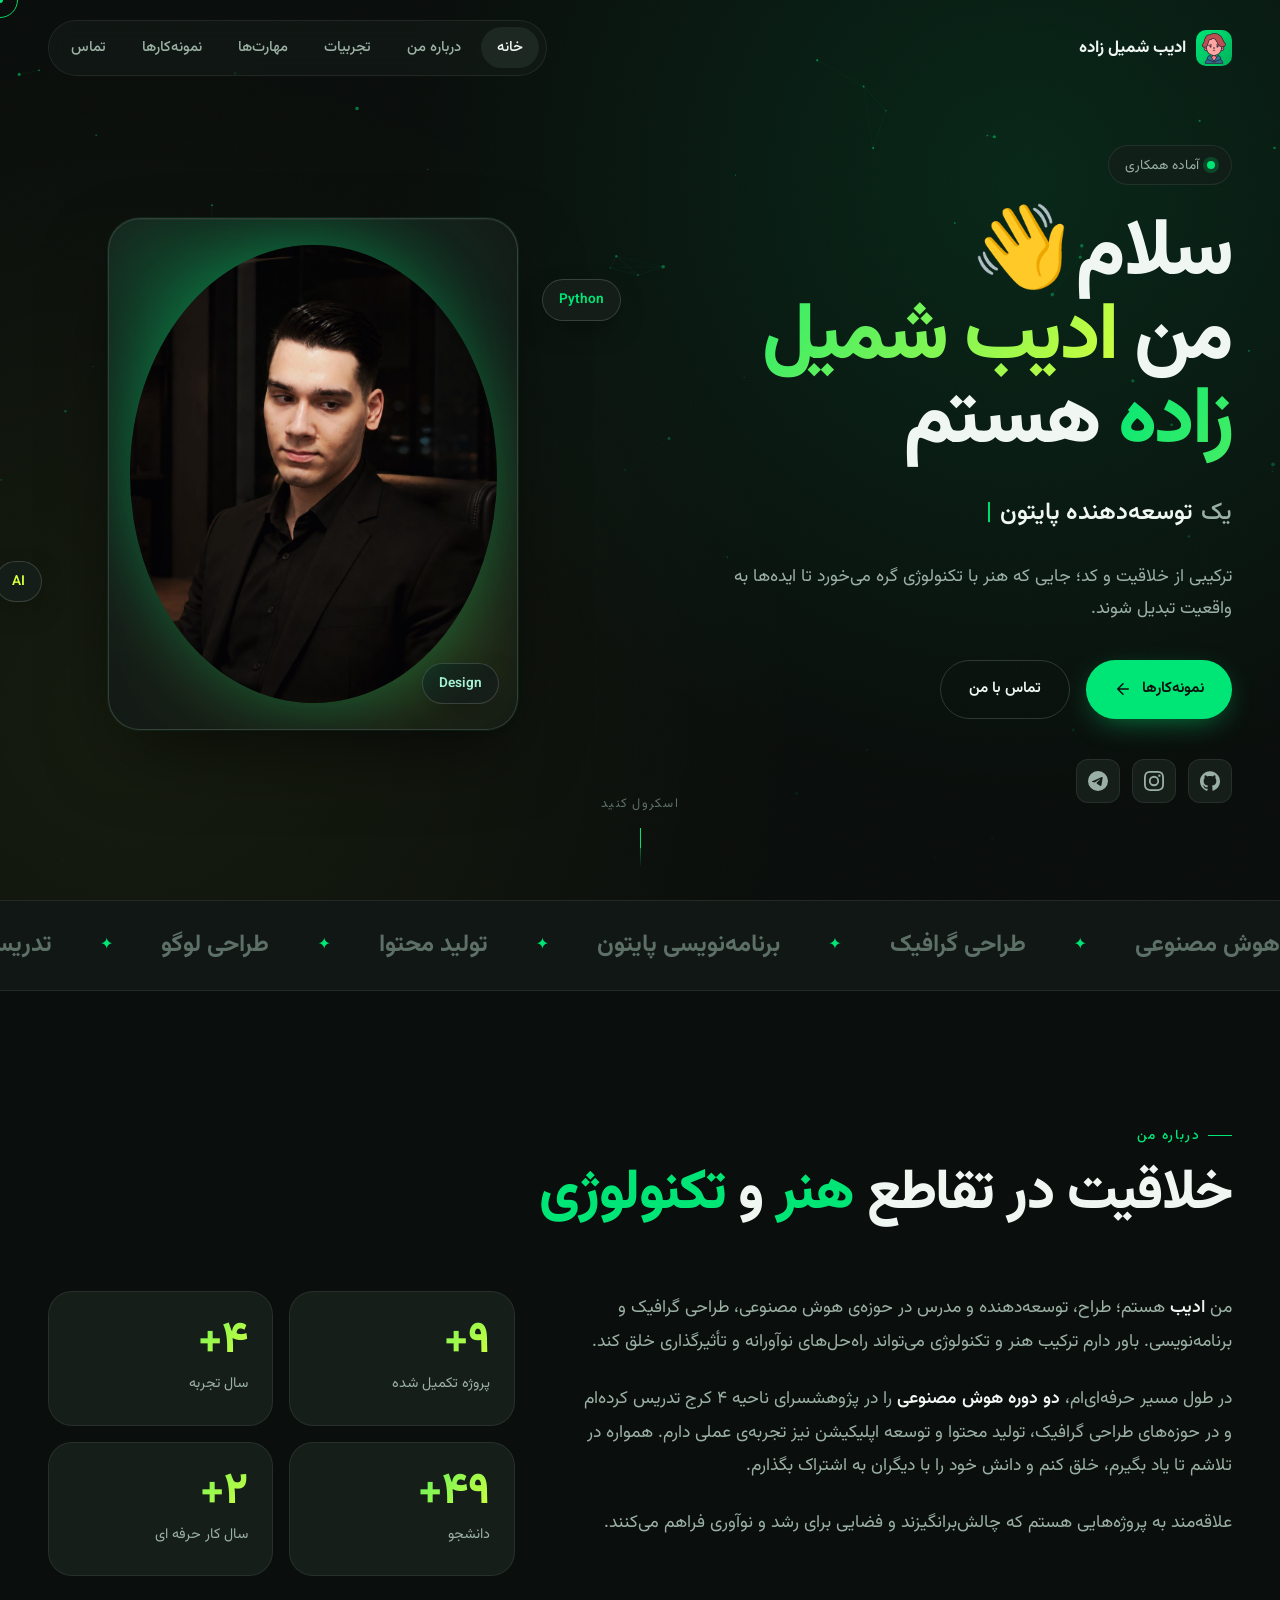
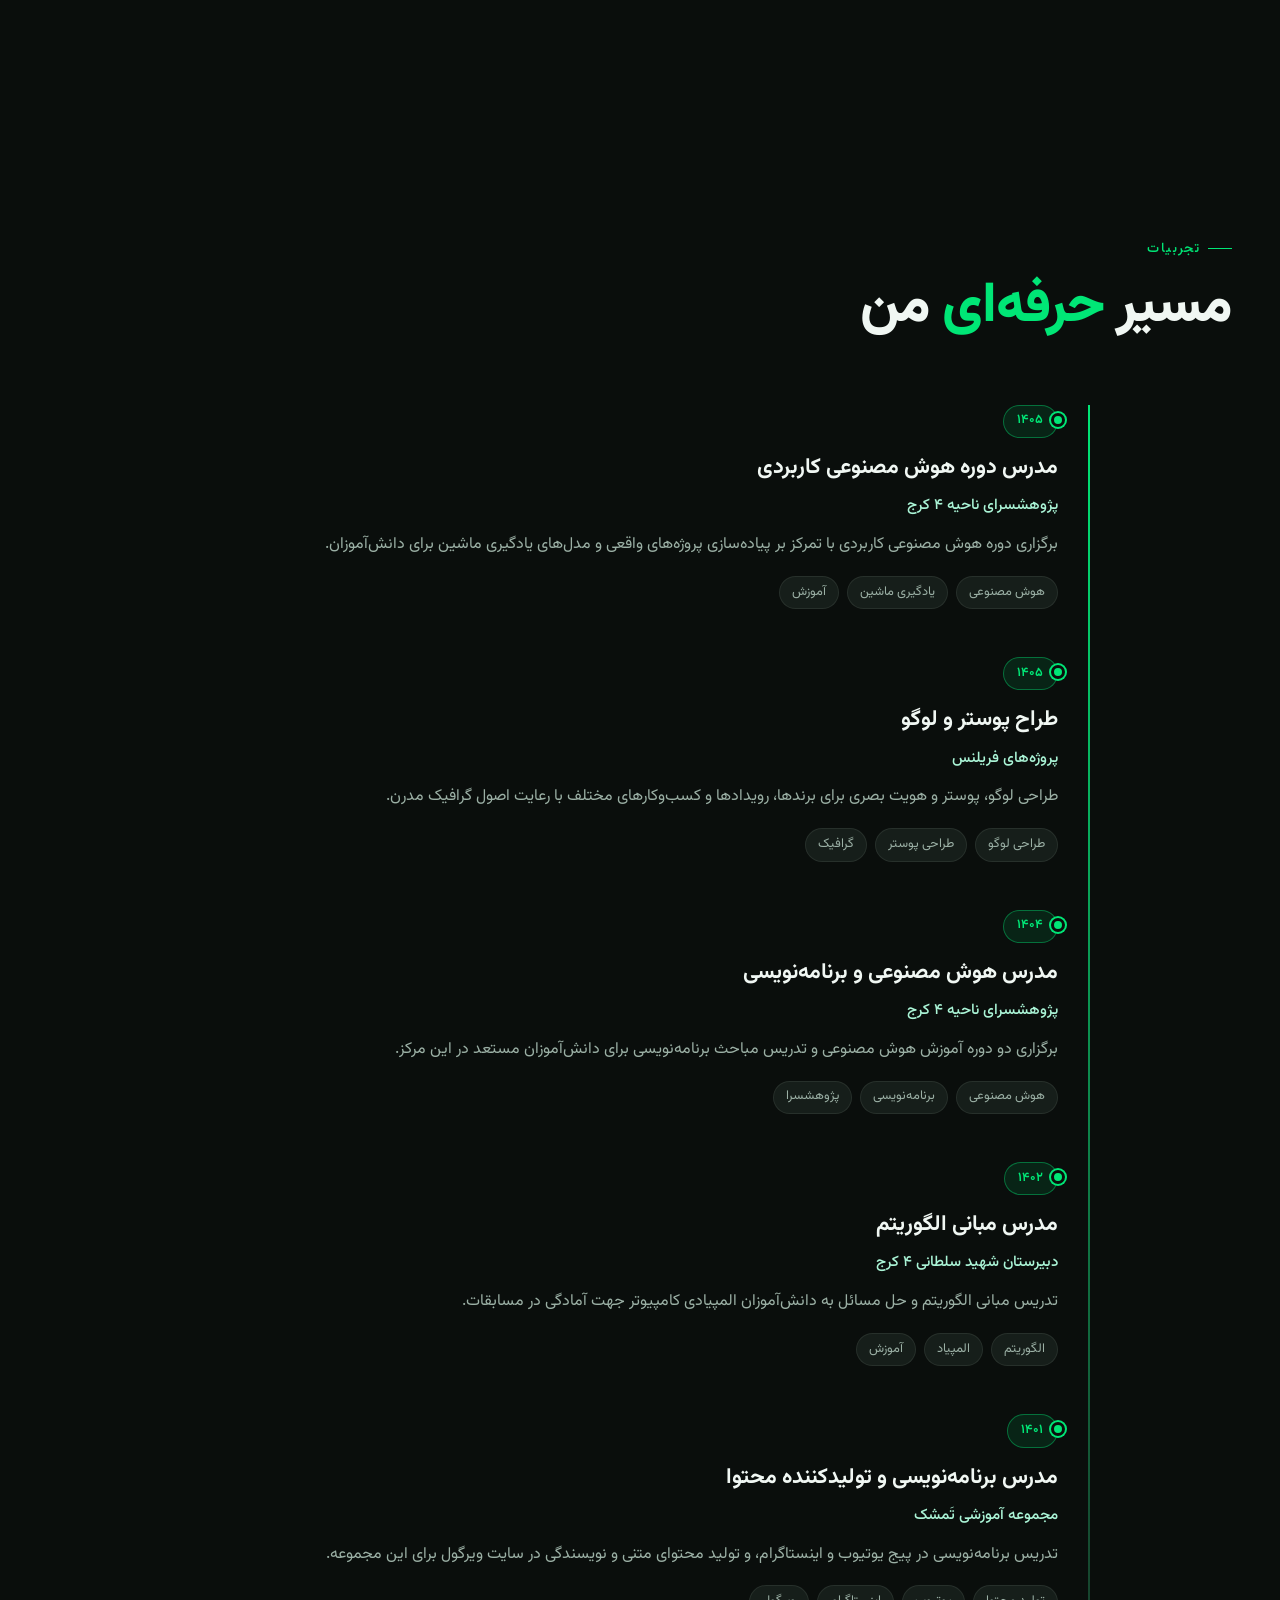
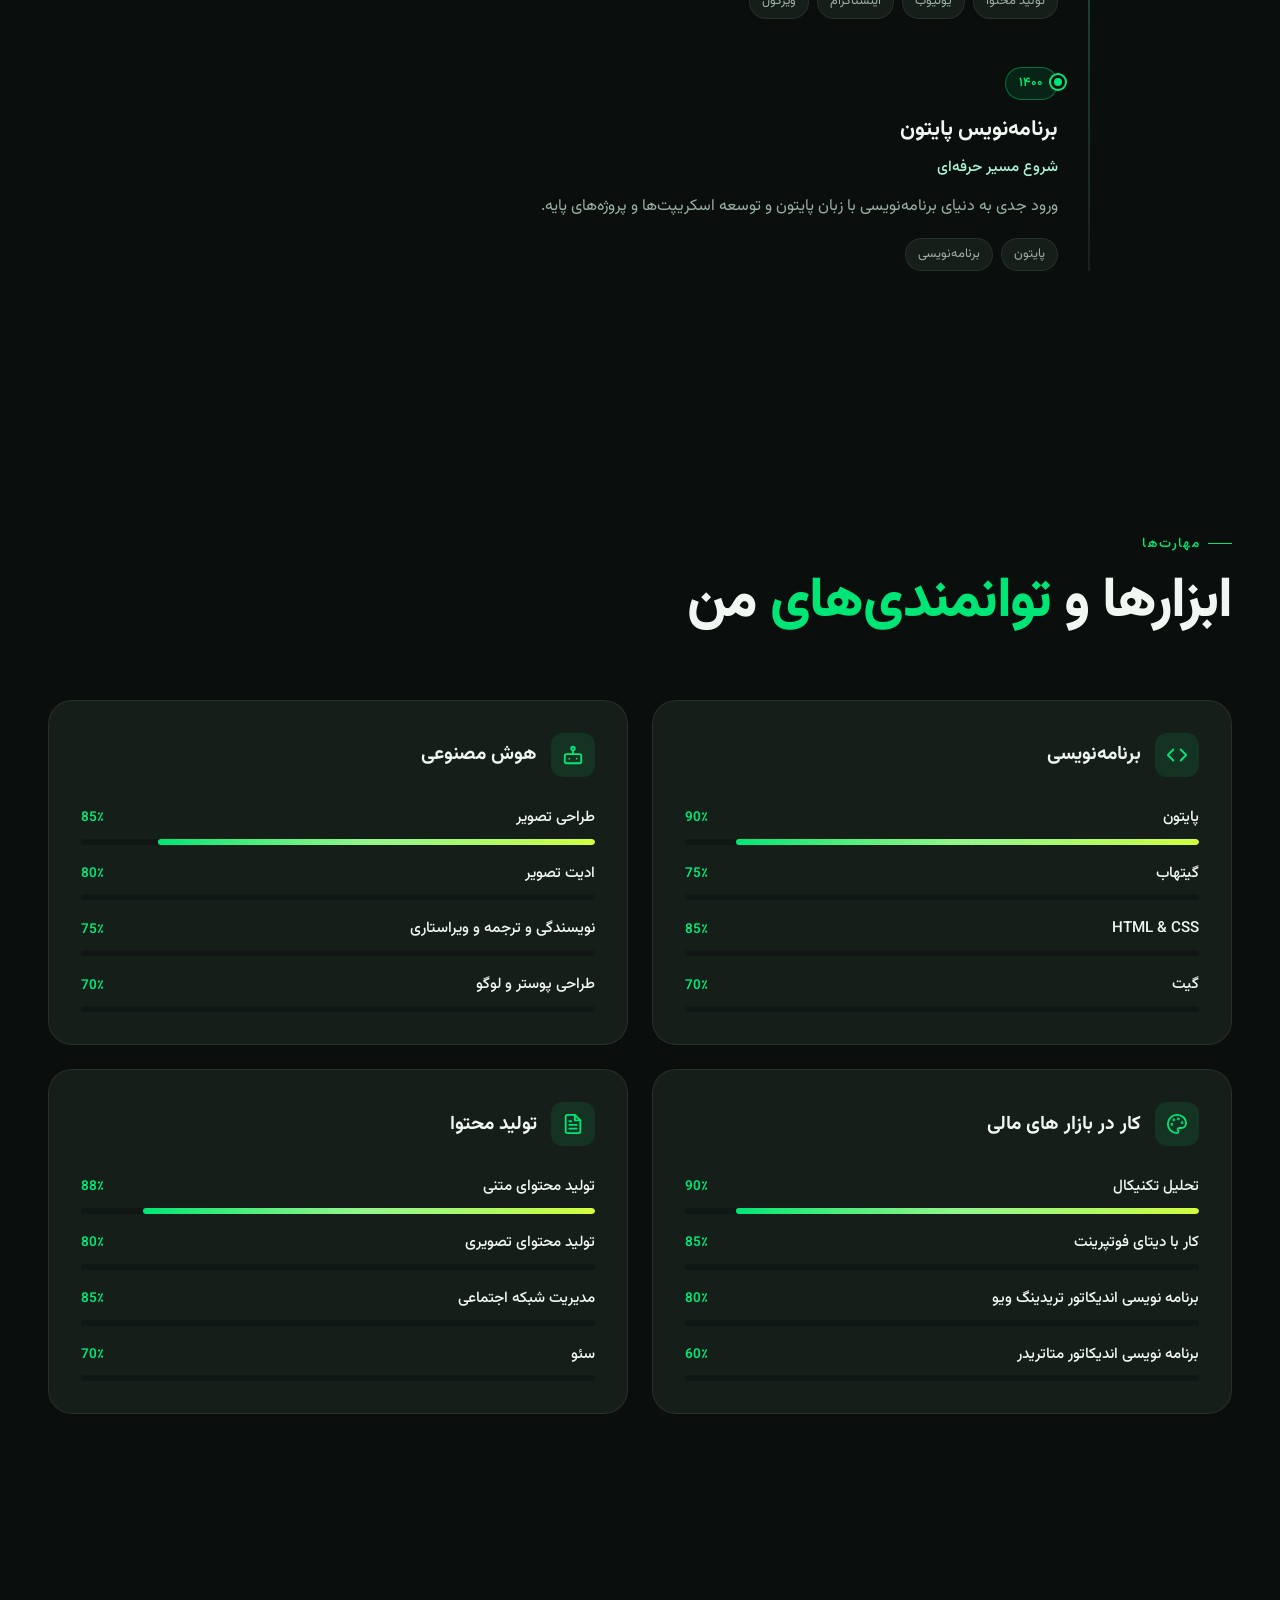
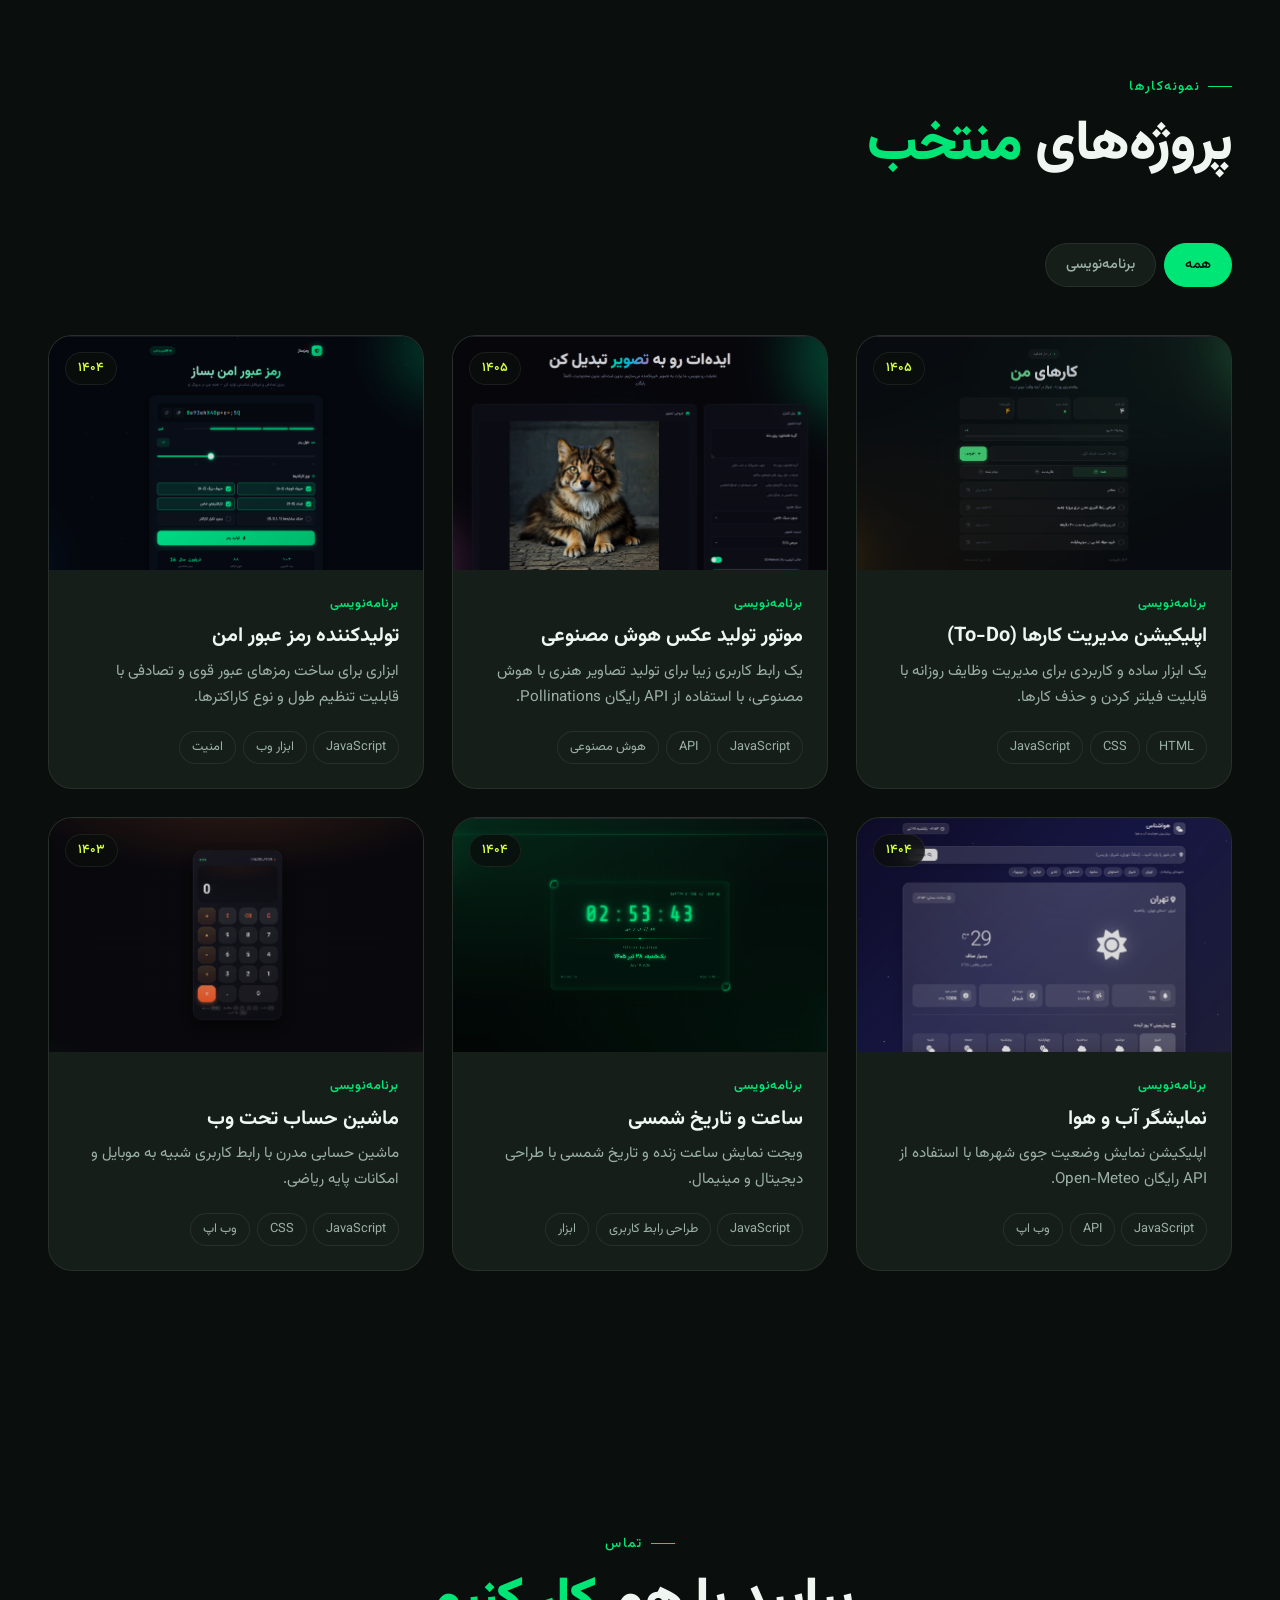
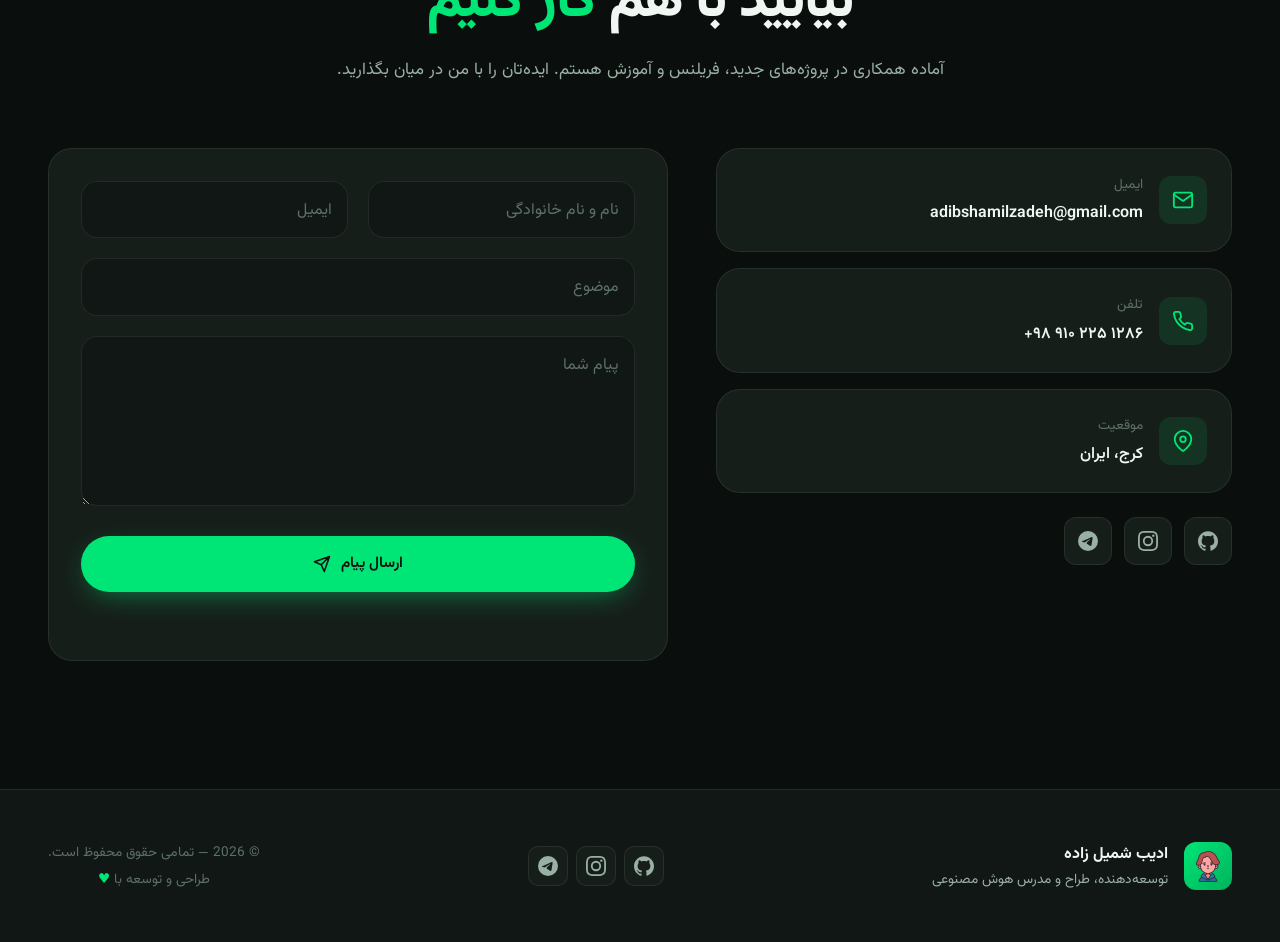
<file: index.html>
<!DOCTYPE html>
<html lang="fa" dir="rtl">
<head>
  <meta charset="UTF-8">
  <meta name="viewport" content="width=device-width, initial-scale=1.0, viewport-fit=cover">
  <meta name="theme-color" content="#0a0e0c">
  <meta name="description" content="وبسایت شخصی - طراح، توسعه‌دهنده و مدرس هوش مصنوعی">
  <title>وبسایت شخصی ادیب شمیل زاده</title>

  <meta property="og:type" content="website">
  <meta property="og:title" content="وبسایت شخصی ادیب شمیل زاده">
  <meta property="og:description" content="توسعه‌دهنده متن باز، طراح و مدرس هوش مصنوعی">

  <!-- فونت وزیرمتن -->
  <link rel="preconnect" href="https://fonts.googleapis.com">
  <link rel="preconnect" href="https://fonts.gstatic.com" crossorigin>
  <link href="https://fonts.googleapis.com/css2?family=Vazirmatn:wght@100;200;300;400;500;600;700;800;900&display=swap" rel="stylesheet">

  <link rel="stylesheet" href="css/style.css">

  <!-- فاوآیکن (آیکون کنار عنوان سایت) -->
  <link rel="icon" type="image/png" href="assets/favicon.png">
</head>
<body>

  <!-- کرسر سفارشی -->
  <div class="cursor" aria-hidden="true"></div>
  <div class="cursor-dot" aria-hidden="true"></div>

  <!-- نوار پیشرفت اسکرول -->
  <div class="scroll-progress" aria-hidden="true"><span></span></div>

  <!-- لایه نویز -->
  <div class="noise" aria-hidden="true"></div>

  <!-- هدر و ناوبری -->
  <header class="header" id="header">
    <div class="container header__inner">
      <a href="#home" class="header__logo">
        <span class="header__logo-mark"><img src="assets/favicon.png" alt="لوگو" class="box-img"></span>
        <span class="header__logo-text" data-profile-name>ادیب شمیل زاده</span>
      </a>

      <nav class="nav" id="nav" aria-label="منو">
        <ul class="nav__list">
          <li><a href="#home" class="nav__link" data-section="home">خانه</a></li>
          <li><a href="#about" class="nav__link" data-section="about">درباره من</a></li>
          <li><a href="#experience" class="nav__link" data-section="experience">تجربیات</a></li>
          <li><a href="#skills" class="nav__link" data-section="skills">مهارت‌ها</a></li>
          <li><a href="#projects" class="nav__link" data-section="projects">نمونه‌کارها</a></li>
          <li><a href="#contact" class="nav__link" data-section="contact">تماس</a></li>
        </ul>
      </nav>

      <button class="header__toggle" id="navToggle" aria-label="باز و بسته کردن منو" aria-expanded="false">
        <span></span>
        <span></span>
        <span></span>
      </button>
    </div>
  </header>

  <main>

    <!-- ============ هیرو ============ -->
    <section id="home" class="hero">
      <canvas id="heroCanvas" class="hero__canvas" aria-hidden="true"></canvas>
      <div class="hero__bg" aria-hidden="true"></div>

      <div class="container hero__inner">
        <div class="hero__content">
          <div class="hero__badge" data-reveal>
            <span class="hero__badge-dot"></span>
            <span>آماده همکاری</span>
          </div>

          <h1 class="hero__title" data-reveal>
            <span class="hero__title-line">سلام<span class="hero__wave">👋</span></span>
            <span class="hero__title-line">من <span class="hero__title-name" data-profile-name>ادیب شمیل زاده</span> هستم</span>
          </h1>

          <p class="hero__roles" data-reveal>
            <span class="hero__roles-prefix">یک</span>
            <span class="hero__roles-text" id="typedText"></span>
            <span class="hero__roles-cursor">|</span>
          </p>

          <p class="hero__description" data-reveal data-profile-tagline>
            ترکیبی از خلاقیت و کد؛ جایی که هنر با تکنولوژی گره می‌خورد.
          </p>

          <div class="hero__actions" data-reveal>
            <a href="#projects" class="btn btn--primary">
              <span>نمونه‌کارها</span>
              <svg width="18" height="18" viewBox="0 0 24 24" fill="none"><path d="M19 12H5M12 5l-7 7 7 7" stroke="currentColor" stroke-width="2" stroke-linecap="round" stroke-linejoin="round"/></svg>
            </a>
            <a href="#contact" class="btn btn--ghost">
              <span>تماس با من</span>
            </a>
          </div>

          <div class="hero__socials" data-reveal id="heroSocials"></div>
        </div>

        <div class="hero__visual" data-reveal>
          <div class="hero__visual-frame">
            <div class="hero__visual-bg"></div>
            <img src="assets/profile.jpg" alt="عکس پروفایل من" class="hero__visual-img">
            <div class="hero__visual-rings" aria-hidden="true">
              <span></span><span></span><span></span>
            </div>
          </div>
          <div class="hero__tag hero__tag--1">Python</div>
          <div class="hero__tag hero__tag--2">AI</div>
          <div class="hero__tag hero__tag--3">Design</div>
        </div>
      </div>

      <a href="#about" class="hero__scroll" aria-label="اسکرول کنید">
        <span>اسکرول کنید</span>
        <span class="hero__scroll-line"></span>
      </a>
    </section>

    <!-- ============ مارکی ============ -->
    <div class="marquee" aria-hidden="true">
      <div class="marquee__track" id="marqueeTrack"></div>
    </div>

    <!-- ============ درباره من ============ -->
    <section id="about" class="section about">
      <div class="container">
        <div class="section__head" data-reveal>
          <span class="section__label">درباره من</span>
          <h2 class="section__title">خلاقیت در تقاطع <span class="text-accent">هنر</span> و <span class="text-accent">تکنولوژی</span></h2>
        </div>

        <div class="about__grid">
          <div class="about__text" data-reveal id="aboutText"></div>
          <div class="about__stats" data-reveal id="aboutStats"></div>
        </div>
      </div>
    </section>

    <!-- ============ تجربیات ============ -->
    <section id="experience" class="section experience">
      <div class="container">
        <div class="section__head" data-reveal>
          <span class="section__label">تجربیات</span>
          <h2 class="section__title">مسیر <span class="text-accent">حرفه‌ای</span> من</h2>
        </div>

        <div class="timeline" id="timeline"></div>
      </div>
    </section>

    <!-- ============ مهارت‌ها ============ -->
    <section id="skills" class="section skills">
      <div class="container">
        <div class="section__head" data-reveal>
          <span class="section__label">مهارت‌ها</span>
          <h2 class="section__title">ابزارها و <span class="text-accent">توانمندی‌های</span> من</h2>
        </div>

        <div class="skills__grid" id="skillsGrid"></div>
      </div>
    </section>

    <!-- ============ نمونه‌کارها ============ -->
    <section id="projects" class="section projects">
      <div class="container">
        <div class="section__head" data-reveal>
          <span class="section__label">نمونه‌کارها</span>
          <h2 class="section__title">پروژه‌های <span class="text-accent">منتخب</span></h2>
        </div>

        <div class="projects__filters" data-reveal id="projectsFilters"></div>

        <div class="projects__grid" id="projectsGrid"></div>
      </div>
    </section>

    <!-- ============ تماس ============ -->
    <section id="contact" class="section contact">
      <div class="container">
        <div class="section__head section__head--center" data-reveal>
          <span class="section__label">تماس</span>
          <h2 class="section__title">بیایید با هم <span class="text-accent">کار کنیم</span></h2>
          <p class="section__subtitle" id="contactSubtitle"></p>
        </div>

        <div class="contact__grid">
          <div class="contact__info" data-reveal id="contactInfo"></div>

          <form class="contact__form" data-reveal id="contactForm" novalidate>
            <div class="form__row">
              <div class="form__field">
                <input type="text" id="name" name="name" required placeholder=" ">
                <label for="name">نام و نام خانوادگی</label>
              </div>
              <div class="form__field">
                <input type="email" id="email" name="email" required placeholder=" ">
                <label for="email">ایمیل</label>
              </div>
            </div>
            <div class="form__field">
              <input type="text" id="subject" name="subject" required placeholder=" ">
              <label for="subject">موضوع</label>
            </div>
            <div class="form__field">
              <textarea id="message" name="message" rows="5" required placeholder=" "></textarea>
              <label for="message">پیام شما</label>
            </div>
            <button type="submit" class="btn btn--primary btn--block">
              <span>ارسال پیام</span>
              <svg width="18" height="18" viewBox="0 0 24 24" fill="none"><path d="M22 2L11 13M22 2l-7 20-4-9-9-4 20-7z" stroke="currentColor" stroke-width="2" stroke-linecap="round" stroke-linejoin="round"/></svg>
            </button>
            <p class="form__note" id="formNote"></p>
          </form>
        </div>
      </div>
    </section>

  </main>

  <!-- ============ فوتر ============ -->
  <footer class="footer">
    <div class="container footer__inner">
      <div class="footer__brand">
        <span class="footer__logo"><img src="assets/favicon.png" alt="لوگو" class="box-img"></span>
        <div>
          <p class="footer__name" data-profile-name>ادیب شمیل زاده</p>
          <p class="footer__title" data-profile-title>توسعه‌دهنده، طراح و مدرس</p>
        </div>
      </div>

      <div class="footer__socials" id="footerSocials"></div>

      <div class="footer__copy">
        <p>© <span id="year"></span> — تمامی حقوق محفوظ است.</p>
        <p>طراحی و توسعه با <span class="text-accent">♥</span></p>
      </div>
    </div>
  </footer>

  <!-- دکمه بازگشت به بالا -->
  <button class="back-to-top" id="backToTop" aria-label="بازگشت به بالا">
    <svg width="20" height="20" viewBox="0 0 24 24" fill="none"><path d="M12 19V5M5 12l7-7 7 7" stroke="currentColor" stroke-width="2" stroke-linecap="round" stroke-linejoin="round"/></svg>
  </button>

  <script src="js/data.js"></script>
  <script src="js/main.js"></script>
</body>
</html>
</file>
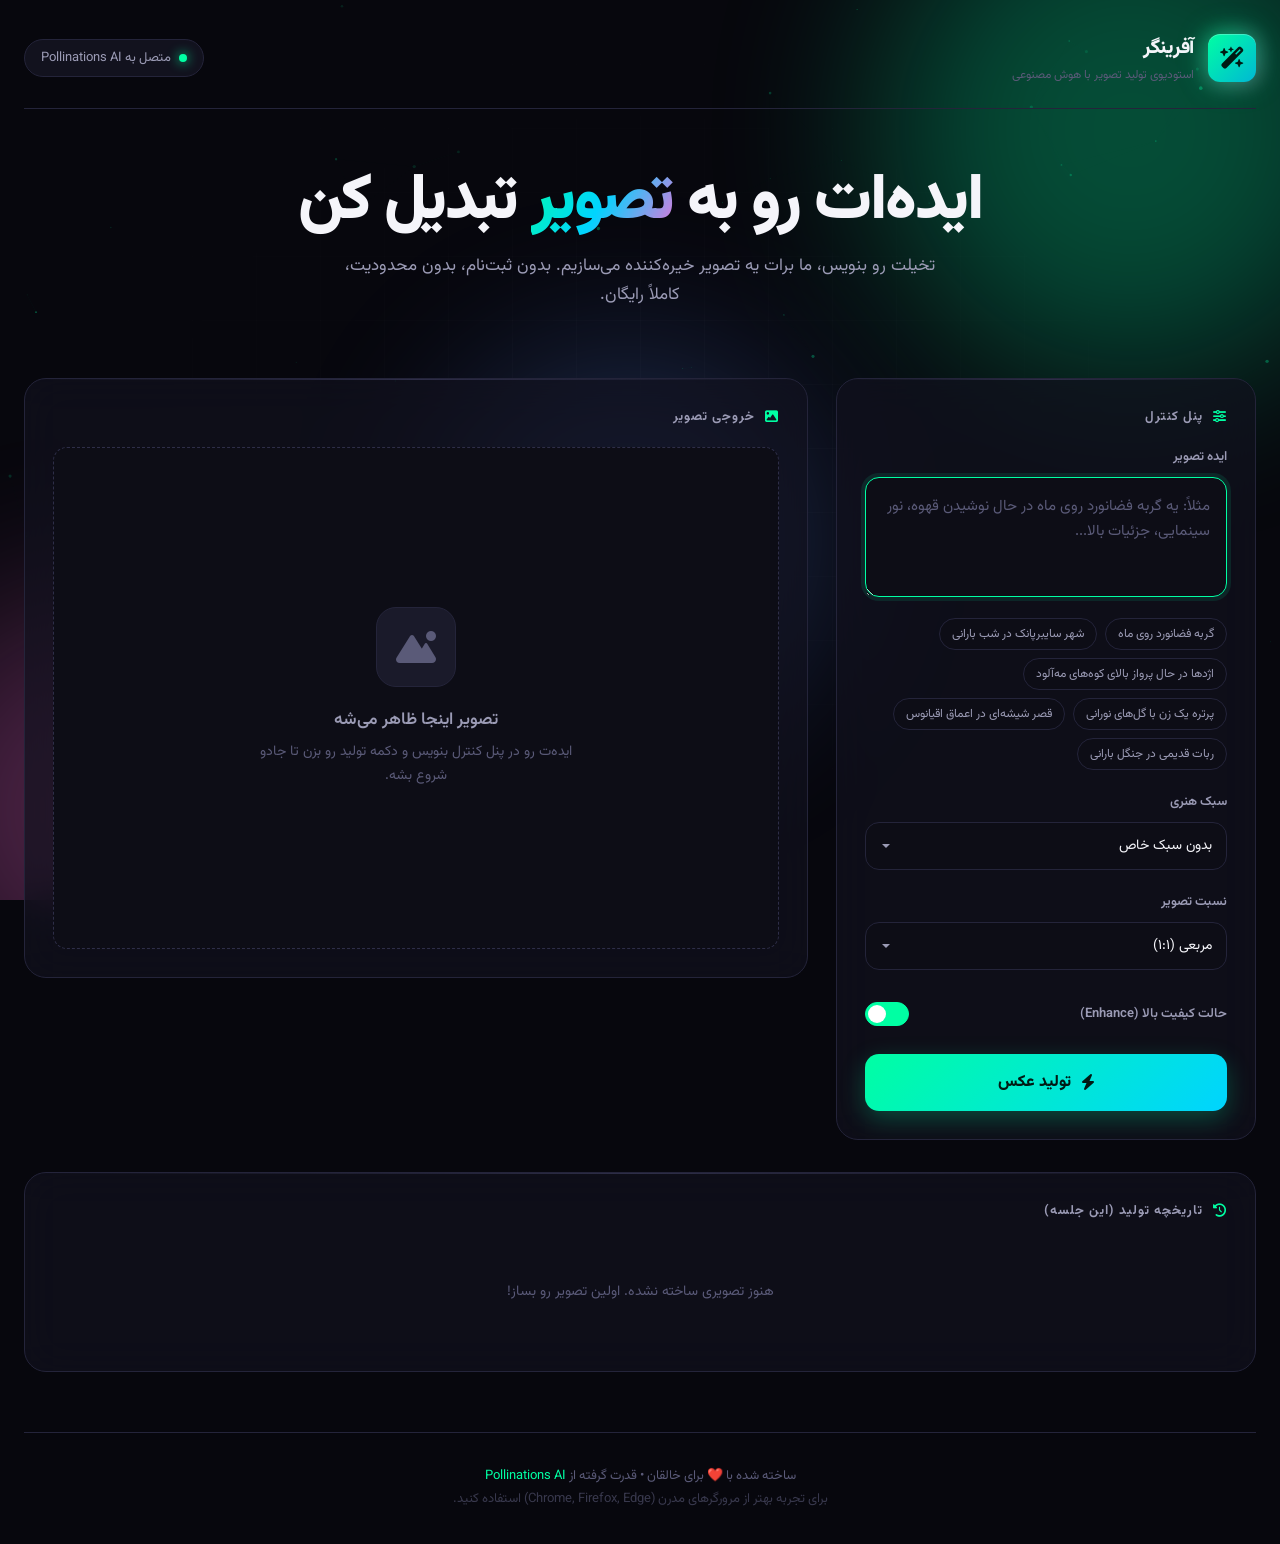
<file: ai-image.html>
<!DOCTYPE html>
<html lang="fa" dir="rtl">
<head>
  <meta charset="UTF-8">
  <meta name="viewport" content="width=device-width, initial-scale=1.0">
  <title>آفرینگر | استودیو تولید تصویر هوش مصنوعی</title>
  <link rel="preconnect" href="https://fonts.googleapis.com">
  <link rel="preconnect" href="https://fonts.gstatic.com" crossorigin>
  <link href="https://fonts.googleapis.com/css2?family=Vazirmatn:wght@100..900&family=JetBrains+Mono:wght@400;700&display=swap" rel="stylesheet">
  <link rel="stylesheet" href="https://cdnjs.cloudflare.com/ajax/libs/font-awesome/6.4.0/css/all.min.css">
  <style>
    :root {
      --bg-primary: #07070d;
      --bg-secondary: #0d0d16;
      --bg-card: #12121e;
      --bg-elevated: #1a1a2a;
      --border: #24243a;
      --border-bright: #2e2e48;
      --text-primary: #f5f5fa;
      --text-secondary: #9b9bb5;
      --text-muted: #5a5a78;
      --accent: #00ffa3;
      --accent-glow: rgba(0, 255, 163, 0.4);
      --accent-2: #ff6bd6;
      --danger: #ff5577;
      --radius-sm: 8px;
      --radius-md: 14px;
      --radius-lg: 22px;
      --font: 'Vazirmatn', sans-serif;
      --font-mono: 'JetBrains Mono', monospace;
    }

    * { margin: 0; padding: 0; box-sizing: border-box; }
    html { scroll-behavior: smooth; }

    body {
      font-family: var(--font);
      background: var(--bg-primary);
      color: var(--text-primary);
      min-height: 100vh;
      overflow-x: hidden;
      position: relative;
    }

    /* پس‌زمینه پویا */
    .bg-canvas {
      position: fixed; inset: 0;
      z-index: 0; opacity: 0.55;
    }

    .bg-blobs {
      position: fixed; inset: 0; z-index: 0;
      overflow: hidden; pointer-events: none;
    }

    .blob {
      position: absolute;
      border-radius: 50%;
      filter: blur(90px);
      opacity: 0.28;
      animation: blob-float 22s infinite ease-in-out;
    }
    .blob-1 { width: 500px; height: 500px; background: var(--accent); top: -120px; right: -100px; }
    .blob-2 { width: 420px; height: 420px; background: var(--accent-2); bottom: -120px; left: -100px; animation-delay: -10s; }
    .blob-3 { width: 360px; height: 360px; background: #5b8eff; top: 40%; left: 35%; animation-delay: -5s; }

    @keyframes blob-float {
      0%, 100% { transform: translate(0,0) scale(1); }
      33% { transform: translate(70px, -60px) scale(1.1); }
      66% { transform: translate(-60px, 70px) scale(0.9); }
    }

    .grid-overlay {
      position: fixed; inset: 0; z-index: 1;
      pointer-events: none;
      background-image: 
        linear-gradient(rgba(255,255,255,0.018) 1px, transparent 1px),
        linear-gradient(90deg, rgba(255,255,255,0.018) 1px, transparent 1px);
      background-size: 64px 64px;
      mask-image: radial-gradient(ellipse at center, black 0%, transparent 75%);
      -webkit-mask-image: radial-gradient(ellipse at center, black 0%, transparent 75%);
    }

    .container {
      position: relative; z-index: 2;
      max-width: 1400px;
      margin: 0 auto;
      padding: 32px 24px;
    }

    /* هدر */
    header {
      display: flex;
      align-items: center;
      justify-content: space-between;
      margin-bottom: 40px;
      padding-bottom: 24px;
      border-bottom: 1px solid var(--border);
    }

    .logo { display: flex; align-items: center; gap: 14px; }

    .logo-mark {
      width: 48px; height: 48px;
      border-radius: 12px;
      background: linear-gradient(135deg, var(--accent), #00b8d4);
      display: grid; place-items: center;
      position: relative;
      box-shadow: 0 0 30px var(--accent-glow), inset 0 1px 0 rgba(255,255,255,0.25);
    }
    .logo-mark::before {
      content: '';
      position: absolute; inset: -2px;
      border-radius: 14px;
      background: linear-gradient(135deg, var(--accent), var(--accent-2));
      opacity: 0.4; filter: blur(10px); z-index: -1;
    }
    .logo-mark i { color: #001a14; font-size: 22px; }

    .logo-text h1 { font-size: 20px; font-weight: 800; letter-spacing: -0.3px; }
    .logo-text p { font-size: 12px; color: var(--text-muted); margin-top: 2px; }

    .header-badge {
      display: flex; align-items: center; gap: 8px;
      padding: 8px 16px;
      background: var(--bg-card);
      border: 1px solid var(--border);
      border-radius: 100px;
      font-size: 13px;
      color: var(--text-secondary);
    }
    .status-dot {
      width: 8px; height: 8px;
      border-radius: 50%;
      background: var(--accent);
      box-shadow: 0 0 12px var(--accent);
      animation: pulse 2s infinite;
    }
    @keyframes pulse {
      0%, 100% { opacity: 1; transform: scale(1); }
      50% { opacity: 0.5; transform: scale(0.8); }
    }

    /* هیرو */
    .hero { text-align: center; margin-bottom: 48px; padding: 20px 0; }
    .hero h2 {
      font-size: clamp(36px, 6vw, 64px);
      font-weight: 900;
      line-height: 1.05;
      letter-spacing: -2px;
      margin-bottom: 16px;
    }
    .gradient-text {
      background: linear-gradient(120deg, var(--accent) 0%, #00d4ff 50%, var(--accent-2) 100%);
      -webkit-background-clip: text;
      background-clip: text;
      -webkit-text-fill-color: transparent;
    }
    .hero p {
      font-size: 17px;
      color: var(--text-secondary);
      max-width: 620px;
      margin: 0 auto;
      line-height: 1.7;
    }

    /* چیدمان اصلی */
    .main-grid {
      display: grid;
      grid-template-columns: 420px 1fr;
      gap: 28px;
      align-items: start;
    }
    @media (max-width: 960px) {
      .main-grid { grid-template-columns: 1fr; }
    }

    /* کارت */
    .card {
      background: rgba(18, 18, 30, 0.7);
      backdrop-filter: blur(20px);
      -webkit-backdrop-filter: blur(20px);
      border: 1px solid var(--border);
      border-radius: var(--radius-lg);
      padding: 28px;
      position: relative;
      overflow: hidden;
    }
    .card::before {
      content: '';
      position: absolute;
      top: 0; left: 0; right: 0;
      height: 1px;
      background: linear-gradient(90deg, transparent, var(--border-bright), transparent);
    }

    .card-title {
      display: flex; align-items: center; gap: 10px;
      font-size: 13px;
      font-weight: 700;
      color: var(--text-secondary);
      letter-spacing: 1px;
      margin-bottom: 20px;
    }
    .card-title i { color: var(--accent); }

    /* فرم */
    .form-group { margin-bottom: 22px; }
    .form-group label {
      display: block;
      font-size: 13px;
      font-weight: 600;
      color: var(--text-secondary);
      margin-bottom: 10px;
    }

    .prompt-input {
      width: 100%;
      min-height: 120px;
      background: var(--bg-secondary);
      border: 1px solid var(--border);
      border-radius: var(--radius-md);
      padding: 16px;
      color: var(--text-primary);
      font-family: var(--font);
      font-size: 15px;
      line-height: 1.7;
      resize: vertical;
      transition: all 0.3s;
    }
    .prompt-input:focus {
      outline: none;
      border-color: var(--accent);
      box-shadow: 0 0 0 4px rgba(0, 255, 163, 0.1);
    }
    .prompt-input::placeholder { color: var(--text-muted); }

    .presets {
      display: flex; flex-wrap: wrap; gap: 8px;
      margin-top: 12px;
    }
    .preset-chip {
      padding: 6px 12px;
      background: var(--bg-secondary);
      border: 1px solid var(--border);
      border-radius: 100px;
      font-size: 12px;
      color: var(--text-secondary);
      cursor: pointer;
      transition: all 0.2s;
      font-family: var(--font);
    }
    .preset-chip:hover {
      border-color: var(--accent);
      color: var(--accent);
      transform: translateY(-1px);
    }

    .option-select {
      width: 100%;
      background: var(--bg-secondary);
      border: 1px solid var(--border);
      border-radius: var(--radius-md);
      padding: 12px 14px;
      color: var(--text-primary);
      font-family: var(--font);
      font-size: 14px;
      cursor: pointer;
      appearance: none;
      background-image: url("data:image/svg+xml,%3Csvg xmlns='http://www.w3.org/2000/svg' width='12' height='12' viewBox='0 0 12 12'%3E%3Cpath fill='%239b9bb5' d='M6 8L2 4h8z'/%3E%3C/svg%3E");
      background-repeat: no-repeat;
      background-position: left 14px center;
      padding-left: 36px;
      transition: all 0.2s;
    }
    .option-select:focus { outline: none; border-color: var(--accent); }

    .toggle-row {
      display: flex; align-items: center; justify-content: space-between;
      padding: 10px 0;
      margin-bottom: 18px;
    }
    .toggle-row label { margin: 0; cursor: pointer; font-size: 13px; font-weight: 600; color: var(--text-secondary); }
    .toggle {
      position: relative;
      width: 44px; height: 24px;
      background: var(--bg-elevated);
      border-radius: 100px;
      cursor: pointer;
      transition: background 0.3s;
      border: 1px solid var(--border);
    }
    .toggle.active { background: var(--accent); border-color: var(--accent); }
    .toggle::after {
      content: '';
      position: absolute;
      top: 2px; right: 2px;
      width: 18px; height: 18px;
      background: white;
      border-radius: 50%;
      transition: transform 0.3s;
    }
    .toggle.active::after { transform: translateX(-20px); }

    .btn-generate {
      width: 100%;
      padding: 16px;
      background: linear-gradient(135deg, var(--accent), #00d4ff);
      border: none;
      border-radius: var(--radius-md);
      color: #001a14;
      font-family: var(--font);
      font-size: 16px;
      font-weight: 800;
      cursor: pointer;
      transition: all 0.3s;
      position: relative;
      overflow: hidden;
      display: flex; align-items: center; justify-content: center; gap: 10px;
      box-shadow: 0 8px 24px rgba(0, 255, 163, 0.25);
    }
    .btn-generate:hover:not(:disabled) {
      transform: translateY(-2px);
      box-shadow: 0 14px 32px rgba(0, 255, 163, 0.4);
    }
    .btn-generate:active:not(:disabled) { transform: translateY(0); }
    .btn-generate:disabled { opacity: 0.75; cursor: not-allowed; }
    .btn-generate::after {
      content: '';
      position: absolute; inset: 0;
      background: linear-gradient(120deg, transparent 30%, rgba(255,255,255,0.4) 50%, transparent 70%);
      transform: translateX(100%);
      transition: transform 0.6s;
    }
    .btn-generate:hover:not(:disabled)::after { transform: translateX(-100%); }

    /* بخش نمایش */
    .display-card { min-height: 600px; display: flex; flex-direction: column; }
    .display-area {
      flex: 1;
      background: var(--bg-secondary);
      border: 1px dashed var(--border-bright);
      border-radius: var(--radius-md);
      position: relative;
      overflow: hidden;
      display: flex; align-items: center; justify-content: center;
      min-height: 500px;
    }

    .empty-state {
      text-align: center;
      padding: 40px;
      color: var(--text-muted);
    }
    .empty-state-icon {
      width: 80px; height: 80px;
      margin: 0 auto 20px;
      border-radius: 20px;
      background: var(--bg-elevated);
      display: grid; place-items: center;
      font-size: 32px;
      color: var(--text-muted);
      border: 1px solid var(--border);
    }
    .empty-state h3 {
      color: var(--text-secondary);
      font-size: 17px;
      margin-bottom: 8px;
      font-weight: 600;
    }
    .empty-state p { font-size: 14px; line-height: 1.7; max-width: 320px; margin: 0 auto; }

    /* لودر */
    .loader { display: none; flex-direction: column; align-items: center; gap: 24px; }
    .loader.active { display: flex; }

    .loader-orb {
      position: relative;
      width: 120px; height: 120px;
    }
    .loader-orb::before, .loader-orb::after {
      content: '';
      position: absolute;
      inset: 0;
      border-radius: 50%;
      border: 2px solid transparent;
    }
    .loader-orb::before {
      border-top-color: var(--accent);
      border-right-color: var(--accent);
      animation: spin 1.2s linear infinite;
      filter: drop-shadow(0 0 6px var(--accent-glow));
    }
    .loader-orb::after {
      inset: 14px;
      border-bottom-color: var(--accent-2);
      border-left-color: var(--accent-2);
      animation: spin 1.6s linear infinite reverse;
      filter: drop-shadow(0 0 6px rgba(255, 107, 214, 0.4));
    }
    .loader-core {
      position: absolute;
      top: 50%; left: 50%;
      transform: translate(-50%, -50%);
      width: 30px; height: 30px;
      background: var(--accent);
      border-radius: 50%;
      box-shadow: 0 0 40px var(--accent), 0 0 80px var(--accent);
      animation: pulse-core 1.5s ease-in-out infinite;
    }
    @keyframes spin { to { transform: rotate(360deg); } }
    @keyframes pulse-core {
      0%, 100% { transform: translate(-50%, -50%) scale(1); opacity: 1; }
      50% { transform: translate(-50%, -50%) scale(0.7); opacity: 0.6; }
    }

    .loader-text { text-align: center; }
    .loader-text h4 { font-size: 16px; font-weight: 700; margin-bottom: 6px; }
    .loader-text p {
      font-size: 13px;
      color: var(--text-muted);
      font-family: var(--font-mono);
    }

    .loader-progress {
      width: 220px; height: 3px;
      background: var(--bg-elevated);
      border-radius: 100px;
      overflow: hidden;
    }
    .loader-progress-bar {
      height: 100%;
      background: linear-gradient(90deg, var(--accent), var(--accent-2));
      width: 0;
      transition: width 0.4s;
      box-shadow: 0 0 10px var(--accent);
    }

    /* تصویر نتیجه */
    .image-result { display: none; width: 100%; height: 100%; position: relative; }
    .image-result.active { display: block; }
    .image-result img {
      width: 100%; height: 100%;
      object-fit: contain;
      max-height: 600px;
      border-radius: var(--radius-md);
      animation: image-appear 0.7s cubic-bezier(0.34, 1.56, 0.64, 1);
    }
    @keyframes image-appear {
      from { opacity: 0; transform: scale(0.94); filter: blur(8px); }
      to { opacity: 1; transform: scale(1); filter: blur(0); }
    }

    .image-info {
      display: flex; align-items: center; justify-content: space-between;
      padding: 12px 14px;
      background: var(--bg-secondary);
      border: 1px solid var(--border);
      border-radius: var(--radius-md);
      margin-top: 14px;
      font-size: 13px;
      color: var(--text-secondary);
      font-family: var(--font-mono);
      flex-wrap: wrap;
      gap: 12px;
    }
    .image-info-item { display: flex; align-items: center; gap: 6px; }
    .image-info-item i { color: var(--accent); }

    .image-actions {
      display: flex; gap: 10px;
      margin-top: 14px;
      flex-wrap: wrap;
    }
    .action-btn {
      flex: 1; min-width: 130px;
      padding: 12px 16px;
      background: var(--bg-secondary);
      border: 1px solid var(--border);
      border-radius: var(--radius-md);
      color: var(--text-primary);
      font-family: var(--font);
      font-size: 14px;
      font-weight: 600;
      cursor: pointer;
      transition: all 0.2s;
      display: flex; align-items: center; justify-content: center; gap: 8px;
    }
    .action-btn:hover {
      border-color: var(--accent);
      color: var(--accent);
      transform: translateY(-1px);
    }
    .action-btn.primary {
      background: linear-gradient(135deg, var(--accent), #00d4ff);
      color: #001a14;
      border: none;
    }
    .action-btn.primary:hover { color: #001a14; }

    /* تاریخچه */
    .history-section { margin-top: 32px; }
    .history-grid {
      display: grid;
      grid-template-columns: repeat(auto-fill, minmax(170px, 1fr));
      gap: 14px;
    }
    .history-item {
      position: relative;
      aspect-ratio: 1;
      background: var(--bg-secondary);
      border: 1px solid var(--border);
      border-radius: var(--radius-md);
      overflow: hidden;
      cursor: pointer;
      transition: all 0.3s;
    }
    .history-item:hover {
      transform: translateY(-3px);
      border-color: var(--accent);
      box-shadow: 0 10px 24px rgba(0,0,0,0.5);
    }
    .history-item img { width: 100%; height: 100%; object-fit: cover; }
    .history-item::after {
      content: '\f00e';
      font-family: 'Font Awesome 6 Free';
      font-weight: 900;
      position: absolute; inset: 0;
      display: grid; place-items: center;
      background: rgba(0,0,0,0.55);
      color: var(--accent);
      font-size: 24px;
      opacity: 0;
      transition: opacity 0.3s;
    }
    .history-item:hover::after { opacity: 1; }
    .history-empty {
      grid-column: 1 / -1;
      text-align: center;
      padding: 40px;
      color: var(--text-muted);
      font-size: 14px;
    }

    /* Toast */
    .toast-container {
      position: fixed;
      bottom: 24px; left: 50%;
      transform: translateX(-50%);
      z-index: 1000;
      display: flex; flex-direction: column;
      gap: 10px;
    }
    .toast {
      padding: 14px 20px;
      background: var(--bg-card);
      border: 1px solid var(--border-bright);
      border-radius: var(--radius-md);
      backdrop-filter: blur(20px);
      display: flex; align-items: center; gap: 12px;
      font-size: 14px;
      box-shadow: 0 12px 32px rgba(0,0,0,0.5);
      animation: toast-in 0.4s cubic-bezier(0.34, 1.56, 0.64, 1);
    }
    .toast.success { border-color: var(--accent); }
    .toast.error { border-color: var(--danger); }
    .toast i { font-size: 18px; }
    .toast.success i { color: var(--accent); }
    .toast.error i { color: var(--danger); }
    @keyframes toast-in {
      from { transform: translateY(20px); opacity: 0; }
      to { transform: translateY(0); opacity: 1; }
    }
    .toast.fade-out { animation: toast-out 0.3s forwards; }
    @keyframes toast-out { to { transform: translateY(20px); opacity: 0; } }

    /* مودال تمام صفحه */
    .fullscreen-modal {
      position: fixed; inset: 0;
      background: rgba(0,0,0,0.93);
      backdrop-filter: blur(12px);
      z-index: 999;
      display: none;
      align-items: center; justify-content: center;
      padding: 40px;
      animation: fade-in 0.3s;
    }
    .fullscreen-modal.active { display: flex; }
    .fullscreen-modal img {
      max-width: 92vw; max-height: 90vh;
      border-radius: var(--radius-md);
      box-shadow: 0 20px 60px rgba(0,0,0,0.7);
      animation: image-appear 0.5s;
    }
    .fullscreen-close {
      position: absolute;
      top: 24px; left: 24px;
      width: 44px; height: 44px;
      background: var(--bg-card);
      border: 1px solid var(--border-bright);
      border-radius: 50%;
      color: white;
      cursor: pointer;
      display: grid; place-items: center;
      transition: all 0.2s;
    }
    .fullscreen-close:hover {
      background: var(--danger);
      border-color: var(--danger);
      transform: rotate(90deg);
    }
    @keyframes fade-in { from { opacity: 0; } to { opacity: 1; } }

    /* فوتر */
    footer {
      text-align: center;
      margin-top: 60px;
      padding-top: 32px;
      border-top: 1px solid var(--border);
      color: var(--text-muted);
      font-size: 13px;
      line-height: 1.8;
    }
    footer a { color: var(--accent); text-decoration: none; }

    /* اسکرول‌بار */
    ::-webkit-scrollbar { width: 8px; height: 8px; }
    ::-webkit-scrollbar-track { background: var(--bg-primary); }
    ::-webkit-scrollbar-thumb { background: var(--border-bright); border-radius: 4px; }
    ::-webkit-scrollbar-thumb:hover { background: var(--accent); }

    /* موبایل */
    @media (max-width: 640px) {
      .container { padding: 20px 14px; }
      .card { padding: 20px; }
      .header-badge { display: none; }
      .image-actions { flex-direction: column; }
      .action-btn { width: 100%; }
      .display-card { min-height: 480px; }
      .display-area { min-height: 380px; }
      .image-info { font-size: 11px; }
    }

    @media (prefers-reduced-motion: reduce) {
      *, *::before, *::after {
        animation-duration: 0.01ms !important;
        transition-duration: 0.01ms !important;
      }
    }
  </style>
</head>
<body>
  <canvas class="bg-canvas" id="bgCanvas"></canvas>
  <div class="bg-blobs">
    <div class="blob blob-1"></div>
    <div class="blob blob-2"></div>
    <div class="blob blob-3"></div>
  </div>
  <div class="grid-overlay"></div>

  <div class="container">
    <header>
      <div class="logo">
        <div class="logo-mark">
          <i class="fa-solid fa-wand-magic-sparkles"></i>
        </div>
        <div class="logo-text">
          <h1>آفرینگر</h1>
          <p>استودیوی تولید تصویر با هوش مصنوعی</p>
        </div>
      </div>
      <div class="header-badge">
        <span class="status-dot"></span>
        <span>متصل به Pollinations AI</span>
      </div>
    </header>

    <section class="hero">
      <h2>ایده‌ات رو به <span class="gradient-text">تصویر</span> تبدیل کن</h2>
      <p>تخیلت رو بنویس، ما برات یه تصویر خیره‌کننده می‌سازیم. بدون ثبت‌نام، بدون محدودیت، کاملاً رایگان.</p>
    </section>

    <div class="main-grid">
      <!-- پنل کنترل -->
      <aside class="card">
        <div class="card-title">
          <i class="fa-solid fa-sliders"></i>
          <span>پنل کنترل</span>
        </div>

        <div class="form-group">
          <label>ایده تصویر</label>
          <textarea class="prompt-input" id="promptInput" placeholder="مثلاً: یه گربه فضانورد روی ماه در حال نوشیدن قهوه، نور سینمایی، جزئیات بالا..."></textarea>
          <div class="presets" id="presets"></div>
        </div>

        <div class="form-group">
          <label>سبک هنری</label>
          <select class="option-select" id="styleSelect">
            <option value="">بدون سبک خاص</option>
            <option value=", photorealistic, 8k, highly detailed, professional photography">واقع‌گرایانه</option>
            <option value=", anime style, vibrant colors, studio ghibli">انیمه</option>
            <option value=", digital art, concept art, trending on artstation">هنر دیجیتال</option>
            <option value=", oil painting, artistic, textured brush strokes">نقاشی رنگ‌روغن</option>
            <option value=", cyberpunk, neon lights, futuristic, blade runner">سایبرپانک</option>
            <option value=", 3d render, octane render, cinema 4d, volumetric lighting">سه‌بعدی</option>
            <option value=", watercolor, soft colors, delicate, dreamy">آبرنگ</option>
            <option value=", fantasy art, magical, ethereal, mystical">فانتزی</option>
          </select>
        </div>

        <div class="form-group">
          <label>نسبت تصویر</label>
          <select class="option-select" id="ratioSelect">
            <option value="square">مربعی (۱:۱)</option>
            <option value="portrait">عمودی (۹:۱۶)</option>
            <option value="landscape">افقی (۱۶:۹)</option>
          </select>
        </div>

        <div class="toggle-row">
          <label>حالت کیفیت بالا (Enhance)</label>
          <div class="toggle active" id="enhanceToggle" role="switch" aria-checked="true" tabindex="0"></div>
        </div>

        <button class="btn-generate" id="generateBtn">
          <i class="fa-solid fa-bolt"></i>
          <span>تولید عکس</span>
        </button>
      </aside>

      <!-- بخش نمایش -->
      <section class="card display-card">
        <div class="card-title">
          <i class="fa-solid fa-image"></i>
          <span>خروجی تصویر</span>
        </div>

        <div class="display-area" id="displayArea">
          <div class="empty-state" id="emptyState">
            <div class="empty-state-icon">
              <i class="fa-solid fa-mountain-sun"></i>
            </div>
            <h3>تصویر اینجا ظاهر می‌شه</h3>
            <p>ایده‌ت رو در پنل کنترل بنویس و دکمه تولید رو بزن تا جادو شروع بشه.</p>
          </div>

          <div class="loader" id="loader">
            <div class="loader-orb">
              <div class="loader-core"></div>
            </div>
            <div class="loader-text">
              <h4>در حال خلق تصویر...</h4>
              <p id="loaderStatus">آماده‌سازی درخواست</p>
            </div>
            <div class="loader-progress">
              <div class="loader-progress-bar" id="progressBar"></div>
            </div>
          </div>

          <div class="image-result" id="imageResult">
            <img id="resultImage" alt="تصویر تولید شده توسط هوش مصنوعی">
          </div>
        </div>

        <div class="image-info" id="imageInfo" style="display:none;">
          <div class="image-info-item">
            <i class="fa-solid fa-clock"></i>
            <span id="genTime">—</span>
          </div>
          <div class="image-info-item">
            <i class="fa-solid fa-expand"></i>
            <span id="genSize">—</span>
          </div>
          <div class="image-info-item">
            <i class="fa-solid fa-hashtag"></i>
            <span id="genSeed">—</span>
          </div>
        </div>

        <div class="image-actions" id="imageActions" style="display:none;">
          <button class="action-btn primary" id="downloadBtn">
            <i class="fa-solid fa-download"></i>
            <span>دانلود تصویر</span>
          </button>
          <button class="action-btn" id="fullscreenBtn">
            <i class="fa-solid fa-expand"></i>
            <span>تمام صفحه</span>
          </button>
          <button class="action-btn" id="regenerateBtn">
            <i class="fa-solid fa-rotate"></i>
            <span>تولید دوباره</span>
          </button>
        </div>
      </section>
    </div>

    <!-- تاریخچه -->
    <section class="card history-section">
      <div class="card-title">
        <i class="fa-solid fa-clock-rotate-left"></i>
        <span>تاریخچه تولید (این جلسه)</span>
      </div>
      <div class="history-grid" id="historyGrid">
        <div class="history-empty">هنوز تصویری ساخته نشده. اولین تصویر رو بساز!</div>
      </div>
    </section>

    <footer>
      ساخته شده با ❤️ برای خالقان • قدرت گرفته از <a href="https://pollinations.ai" target="_blank" rel="noopener">Pollinations AI</a>
      <br>
      <span style="opacity:0.6">برای تجربه بهتر از مرورگرهای مدرن (Chrome, Firefox, Edge) استفاده کنید.</span>
    </footer>
  </div>

  <!-- مودال تمام‌صفحه -->
  <div class="fullscreen-modal" id="fullscreenModal">
    <button class="fullscreen-close" id="closeFullscreen" aria-label="بستن">
      <i class="fa-solid fa-xmark"></i>
    </button>
    <img id="fullscreenImg" alt="نمایش کامل تصویر">
  </div>

  <!-- کانتینر Toast -->
  <div class="toast-container" id="toastContainer"></div>

  <script>
    // ============== پس‌زمینه ذرات ==============
    const canvas = document.getElementById('bgCanvas');
    const ctx = canvas.getContext('2d');
    let particles = [];
    const prefersReducedMotion = window.matchMedia('(prefers-reduced-motion: reduce)').matches;

    function resizeCanvas() {
      canvas.width = window.innerWidth;
      canvas.height = window.innerHeight;
    }

    function createParticles() {
      particles = [];
      const count = Math.min(Math.floor((canvas.width * canvas.height) / 20000), 80);
      for (let i = 0; i < count; i++) {
        particles.push({
          x: Math.random() * canvas.width,
          y: Math.random() * canvas.height,
          vx: (Math.random() - 0.5) * 0.3,
          vy: (Math.random() - 0.5) * 0.3,
          radius: Math.random() * 1.5 + 0.3,
          opacity: Math.random() * 0.5 + 0.15
        });
      }
    }

    function drawParticles() {
      ctx.clearRect(0, 0, canvas.width, canvas.height);
      
      // اتصال ذرات نزدیک
      for (let i = 0; i < particles.length; i++) {
        for (let j = i + 1; j < particles.length; j++) {
          const dx = particles[i].x - particles[j].x;
          const dy = particles[i].y - particles[j].y;
          const dist = Math.sqrt(dx*dx + dy*dy);
          if (dist < 130) {
            ctx.strokeStyle = `rgba(0, 255, 163, ${(1 - dist/130) * 0.09})`;
            ctx.lineWidth = 0.5;
            ctx.beginPath();
            ctx.moveTo(particles[i].x, particles[i].y);
            ctx.lineTo(particles[j].x, particles[j].y);
            ctx.stroke();
          }
        }
      }

      // رسم ذرات
      particles.forEach(p => {
        p.x += p.vx;
        p.y += p.vy;
        if (p.x < 0 || p.x > canvas.width) p.vx *= -1;
        if (p.y < 0 || p.y > canvas.height) p.vy *= -1;
        
        ctx.fillStyle = `rgba(0, 255, 163, ${p.opacity})`;
        ctx.beginPath();
        ctx.arc(p.x, p.y, p.radius, 0, Math.PI * 2);
        ctx.fill();
      });
      
      requestAnimationFrame(drawParticles);
    }

    window.addEventListener('resize', () => {
      resizeCanvas();
      createParticles();
    });
    resizeCanvas();
    createParticles();
    if (!prefersReducedMotion) drawParticles();

    // ============== پرامپت‌های آماده ==============
    const presetPrompts = [
      'گربه فضانورد روی ماه',
      'شهر سایبرپانک در شب بارانی',
      'اژدها در حال پرواز بالای کوه‌های مه‌آلود',
      'پرتره یک زن با گل‌های نورانی',
      'قصر شیشه‌ای در اعماق اقیانوس',
      'ربات قدیمی در جنگل بارانی'
    ];

    const presetsContainer = document.getElementById('presets');
    presetPrompts.forEach(p => {
      const chip = document.createElement('button');
      chip.className = 'preset-chip';
      chip.textContent = p;
      chip.addEventListener('click', () => {
        document.getElementById('promptInput').value = p;
        document.getElementById('promptInput').focus();
      });
      presetsContainer.appendChild(chip);
    });

    // ============== Toast ==============
    function showToast(message, type = 'success') {
      const container = document.getElementById('toastContainer');
      const toast = document.createElement('div');
      toast.className = `toast ${type}`;
      const icon = type === 'success' ? 'fa-circle-check' : 'fa-circle-exclamation';
      toast.innerHTML = `<i class="fa-solid ${icon}"></i><span>${message}</span>`;
      container.appendChild(toast);
      setTimeout(() => {
        toast.classList.add('fade-out');
        setTimeout(() => toast.remove(), 300);
      }, 3200);
    }

    // ============== المنترهای DOM ==============
    const promptInput = document.getElementById('promptInput');
    const styleSelect = document.getElementById('styleSelect');
    const ratioSelect = document.getElementById('ratioSelect');
    const enhanceToggle = document.getElementById('enhanceToggle');
    const generateBtn = document.getElementById('generateBtn');
    const emptyState = document.getElementById('emptyState');
    const loader = document.getElementById('loader');
    const imageResult = document.getElementById('imageResult');
    const resultImage = document.getElementById('resultImage');
    const imageInfo = document.getElementById('imageInfo');
    const imageActions = document.getElementById('imageActions');
    const progressBar = document.getElementById('progressBar');
    const loaderStatus = document.getElementById('loaderStatus');
    const historyGrid = document.getElementById('historyGrid');

    let currentImageURL = '';
    let enhanceEnabled = true;
    const history = [];

    // ============== Toggle ==============
    function toggleEnhance() {
      enhanceToggle.classList.toggle('active');
      enhanceEnabled = enhanceToggle.classList.contains('active');
      enhanceToggle.setAttribute('aria-checked', enhanceEnabled);
    }
    enhanceToggle.addEventListener('click', toggleEnhance);
    enhanceToggle.addEventListener('keydown', (e) => {
      if (e.key === 'Enter' || e.key === ' ') {
        e.preventDefault();
        toggleEnhance();
      }
    });

    // ============== نسبت‌های تصویر ==============
    const ratios = {
      square: { w: 1024, h: 1024, label: '1024×1024' },
      portrait: { w: 768, h: 1152, label: '768×1152' },
      landscape: { w: 1152, h: 768, label: '1152×768' }
    };

    // ============== ساخت URL درخواست ==============
    function buildPromptURL(prompt, seed) {
      const style = styleSelect.value;
      const ratio = ratios[ratioSelect.value];
      const enhance = enhanceEnabled ? '&enhance=true' : '';
      const fullPrompt = encodeURIComponent(prompt + style);
      const url = `https://image.pollinations.ai/prompt/${fullPrompt}?width=${ratio.w}&height=${ratio.h}&seed=${seed}&nologo=true${enhance}&model=flux`;
      return { url, ratio };
    }

    // ============== مدیریت نوار پیشرفت ==============
    let progressInterval;
    function startProgress() {
      let progress = 0;
      progressBar.style.width = '0%';
      const messages = [
        'در حال تفسیر ایده...',
        'ترکیب رنگ‌ها...',
        'رسم جزئیات...',
        'اعمال افکت‌ها...',
        'نهایی‌سازی تصویر...'
      ];
      let msgIdx = 0;
      loaderStatus.textContent = messages[0];
      
      progressInterval = setInterval(() => {
        progress += Math.random() * 7 + 2;
        if (progress > 92) progress = 92;
        progressBar.style.width = progress + '%';
        
        const newIdx = Math.min(Math.floor(progress / 20), messages.length - 1);
        if (newIdx !== msgIdx) {
          msgIdx = newIdx;
          loaderStatus.textContent = messages[msgIdx];
        }
      }, 450);
    }

    function stopProgress(success = true) {
      clearInterval(progressInterval);
      if (success) progressBar.style.width = '100%';
    }

    function showState(state) {
      emptyState.style.display = state === 'empty' ? 'block' : 'none';
      loader.classList.toggle('active', state === 'loading');
      imageResult.classList.toggle('active', state === 'result');
    }

    // ============== تولید تصویر ==============
    async function generateImage() {
      const prompt = promptInput.value.trim();
      if (!prompt) {
        showToast('لطفاً اول یه ایده بنویس!', 'error');
        promptInput.focus();
        return;
      }

      const seed = Math.floor(Math.random() * 1000000);
      const { url, ratio } = buildPromptURL(prompt, seed);
      
      currentImageURL = url;

      generateBtn.disabled = true;
      generateBtn.innerHTML = '<i class="fa-solid fa-spinner fa-spin"></i><span>در حال تولید...</span>';
      
      showState('loading');
      startProgress();

      const startTime = Date.now();
      let timeoutId;

      // preload تصویر
      const img = new Image();
      
      const cleanup = () => {
        clearTimeout(timeoutId);
        img.onload = null;
        img.onerror = null;
      };
      
      timeoutId = setTimeout(() => {
        cleanup();
        stopProgress(false);
        showState('empty');
        generateBtn.disabled = false;
        generateBtn.innerHTML = '<i class="fa-solid fa-bolt"></i><span>تولید عکس</span>';
        showToast('زمان زیادی سپری شد. لطفاً دوباره تلاش کن.', 'error');
      }, 90000);

      img.onload = () => {
        cleanup();
        const elapsed = ((Date.now() - startTime) / 1000).toFixed(1);
        stopProgress(true);
        
        resultImage.src = url;
        resultImage.dataset.seed = seed;
        
        showState('result');
        
        // نمایش اطلاعات
        imageInfo.style.display = 'flex';
        document.getElementById('genTime').textContent = elapsed + ' ثانیه';
        document.getElementById('genSize').textContent = ratio.label;
        document.getElementById('genSeed').textContent = seed;
        
        imageActions.style.display = 'flex';
        
        // افزودن به تاریخچه
        addToHistory(url, prompt, seed, elapsed, ratio.label);
        
        generateBtn.disabled = false;
        generateBtn.innerHTML = '<i class="fa-solid fa-bolt"></i><span>تولید عکس</span>';
        
        showToast('تصویر با موفقیت ساخته شد!', 'success');
      };

      img.onerror = () => {
        cleanup();
        stopProgress(false);
        showState('empty');
        generateBtn.disabled = false;
        generateBtn.innerHTML = '<i class="fa-solid fa-bolt"></i><span>تولید عکس</span>';
        showToast('خطا در تولید تصویر. لطفاً دوباره تلاش کن.', 'error');
      };

      img.src = url;
    }

    generateBtn.addEventListener('click', generateImage);

    // میانبر Ctrl+Enter
    promptInput.addEventListener('keydown', (e) => {
      if (e.key === 'Enter' && (e.ctrlKey || e.metaKey)) {
        e.preventDefault();
        generateImage();
      }
    });

    // ============== دانلود تصویر ==============
    document.getElementById('downloadBtn').addEventListener('click', async () => {
      try {
        showToast('در حال آماده‌سازی دانلود...', 'success');
        const response = await fetch(currentImageURL);
        if (!response.ok) throw new Error('fetch failed');
        const blob = await response.blob();
        const url = URL.createObjectURL(blob);
        const a = document.createElement('a');
        a.href = url;
        a.download = `afaringar-${Date.now()}.png`;
        document.body.appendChild(a);
        a.click();
        a.remove();
        URL.revokeObjectURL(url);
        showToast('تصویر دانلود شد!', 'success');
      } catch (err) {
        // fallback: باز کردن در تب جدید
        const a = document.createElement('a');
        a.href = currentImageURL;
        a.download = `afaringar-${Date.now()}.png`;
        a.target = '_blank';
        document.body.appendChild(a);
        a.click();
        a.remove();
        showToast('دانلود مستقیم ناموفق بود. تصویر در تب جدید باز شد.', 'error');
      }
    });

    // ============== مودال تمام‌صفحه ==============
    const fullscreenModal = document.getElementById('fullscreenModal');
    const fullscreenImg = document.getElementById('fullscreenImg');
    
    document.getElementById('fullscreenBtn').addEventListener('click', () => {
      fullscreenImg.src = currentImageURL;
      fullscreenModal.classList.add('active');
    });

    document.getElementById('closeFullscreen').addEventListener('click', () => {
      fullscreenModal.classList.remove('active');
    });

    fullscreenModal.addEventListener('click', (e) => {
      if (e.target === fullscreenModal) {
        fullscreenModal.classList.remove('active');
      }
    });

    document.addEventListener('keydown', (e) => {
      if (e.key === 'Escape' && fullscreenModal.classList.contains('active')) {
        fullscreenModal.classList.remove('active');
      }
    });

    // ============== تولید دوباره ==============
    document.getElementById('regenerateBtn').addEventListener('click', generateImage);

    // ============== تاریخچه ==============
    function addToHistory(url, prompt, seed, time, size) {
      history.unshift({ url, prompt, seed, time, size, ts: Date.now() });
      if (history.length > 12) history.pop();
      renderHistory();
    }

    function renderHistory() {
      if (history.length === 0) {
        historyGrid.innerHTML = '<div class="history-empty">هنوز تصویری ساخته نشده. اولین تصویر رو بساز!</div>';
        return;
      }
      historyGrid.innerHTML = '';
      history.forEach(item => {
        const div = document.createElement('div');
        div.className = 'history-item';
        div.innerHTML = `<img src="${item.url}" alt="${item.prompt}" loading="lazy">`;
        div.title = item.prompt;
        div.addEventListener('click', () => {
          currentImageURL = item.url;
          resultImage.src = item.url;
          showState('result');
          imageInfo.style.display = 'flex';
          document.getElementById('genTime').textContent = item.time + ' ثانیه';
          document.getElementById('genSize').textContent = item.size;
          document.getElementById('genSeed').textContent = item.seed;
          imageActions.style.display = 'flex';
          // اسکرول نرم به بالا
          document.querySelector('.display-card').scrollIntoView({ behavior: 'smooth', block: 'start' });
        });
        historyGrid.appendChild(div);
      });
    }

    // فوکوس اولیه
    promptInput.focus();
  </script>
</body>
</html>
</file>
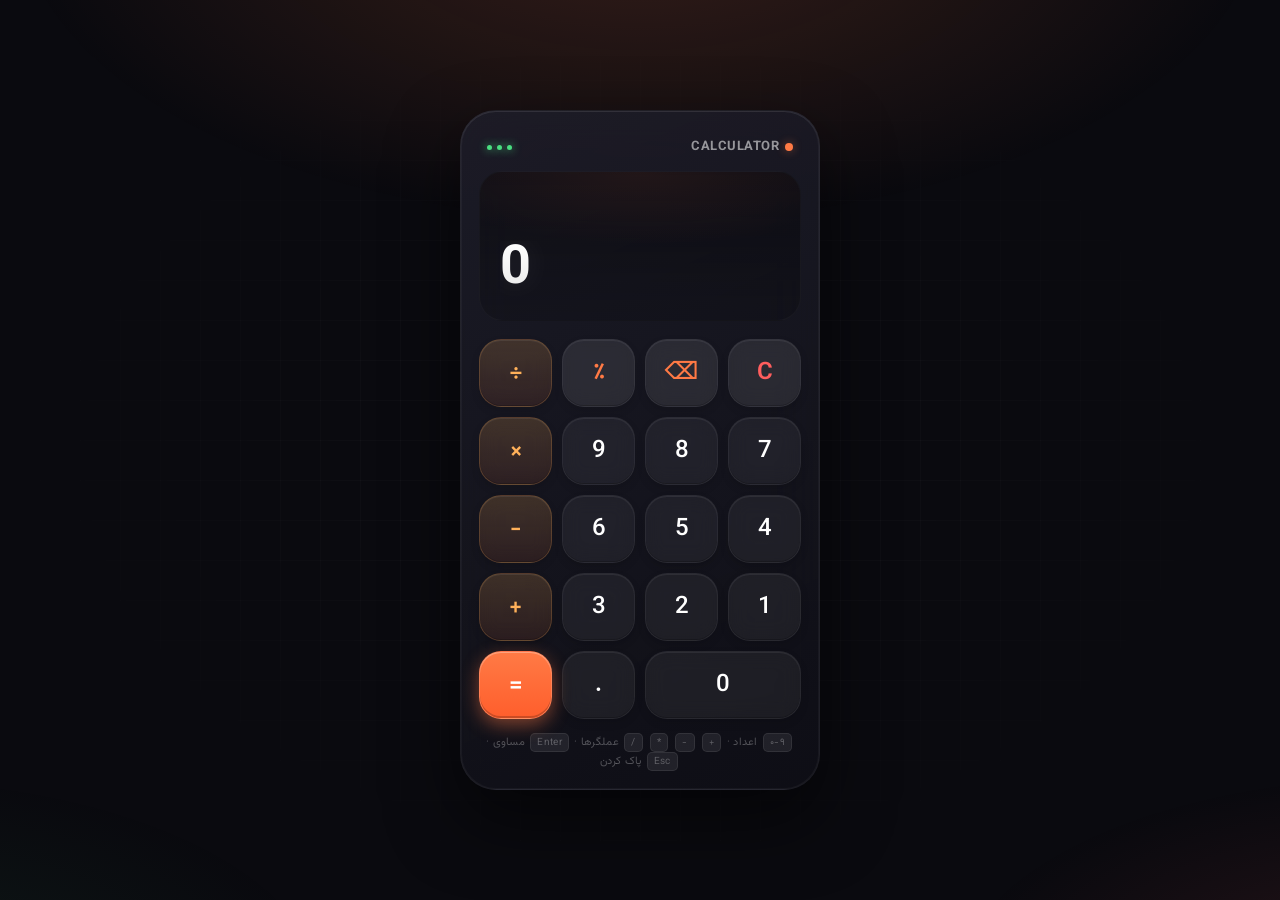
<file: calculator.html>
<!DOCTYPE html>
<html lang="fa" dir="rtl">
<head>
<meta charset="UTF-8">
<meta name="viewport" content="width=device-width, initial-scale=1.0, maximum-scale=1.0, user-scalable=no">
<title>ماشین حساب</title>
<link href="https://fonts.googleapis.com/css2?family=Vazirmatn:wght@300;500;700;900&display=swap" rel="stylesheet">
<style>
  :root {
    --bg: #0a0a0f;
    --bg-2: #15151f;
    --surface: rgba(255, 255, 255, 0.055);
    --surface-2: rgba(255, 255, 255, 0.09);
    --surface-active: rgba(255, 255, 255, 0.16);
    --fg: #ffffff;
    --muted: rgba(255, 255, 255, 0.55);
    --accent: #ff7a45;
    --accent-2: #ff5e2c;
    --accent-glow: rgba(255, 122, 69, 0.45);
    --op: #ffb15a;
    --op-glow: rgba(255, 177, 90, 0.4);
    --success: #4ade80;
    --danger: #ff5e5e;
    --border: rgba(255, 255, 255, 0.06);
  }

  * {
    margin: 0;
    padding: 0;
    box-sizing: border-box;
    -webkit-tap-highlight-color: transparent;
  }

  html, body {
    height: 100%;
  }

  body {
    font-family: 'Vazirmatn', system-ui, sans-serif;
    background: var(--bg);
    min-height: 100vh;
    display: grid;
    place-items: center;
    color: var(--fg);
    overflow: hidden;
    position: relative;
    padding: 20px;
  }

  /* پس‌زمینه چندلایه برای عمق */
  body::before {
    content: '';
    position: fixed;
    inset: 0;
    background:
      radial-gradient(ellipse 70% 50% at 50% -10%, rgba(255, 122, 69, 0.18), transparent 70%),
      radial-gradient(ellipse 60% 40% at 110% 110%, rgba(255, 94, 94, 0.12), transparent 60%),
      radial-gradient(ellipse 60% 40% at -10% 110%, rgba(74, 222, 128, 0.07), transparent 60%);
    pointer-events: none;
    z-index: 0;
  }

  body::after {
    content: '';
    position: fixed;
    inset: 0;
    background-image:
      linear-gradient(rgba(255, 255, 255, 0.018) 1px, transparent 1px),
      linear-gradient(90deg, rgba(255, 255, 255, 0.018) 1px, transparent 1px);
    background-size: 40px 40px;
    pointer-events: none;
    z-index: 0;
    mask-image: radial-gradient(ellipse at center, black 30%, transparent 75%);
    -webkit-mask-image: radial-gradient(ellipse at center, black 30%, transparent 75%);
  }

  .calculator {
    width: 100%;
    max-width: 360px;
    background: linear-gradient(155deg, rgba(30, 30, 42, 0.85), rgba(15, 15, 22, 0.92));
    backdrop-filter: blur(30px) saturate(180%);
    -webkit-backdrop-filter: blur(30px) saturate(180%);
    border-radius: 36px;
    border: 1px solid var(--border);
    padding: 22px 18px 18px;
    box-shadow:
      0 30px 70px rgba(0, 0, 0, 0.55),
      0 0 0 1px rgba(255, 255, 255, 0.04) inset,
      0 1px 0 rgba(255, 255, 255, 0.06) inset;
    position: relative;
    z-index: 1;
    animation: rise 0.7s cubic-bezier(0.16, 1, 0.3, 1);
  }

  @keyframes rise {
    from { opacity: 0; transform: translateY(30px) scale(0.96); }
    to   { opacity: 1; transform: translateY(0) scale(1); }
  }

  .top-bar {
    display: flex;
    align-items: center;
    justify-content: space-between;
    padding: 4px 8px 14px;
  }

  .brand {
    font-size: 13px;
    font-weight: 700;
    letter-spacing: 0.5px;
    color: var(--muted);
    display: flex;
    align-items: center;
    gap: 6px;
  }

  .brand::before {
    content: '';
    width: 8px;
    height: 8px;
    border-radius: 50%;
    background: var(--accent);
    box-shadow: 0 0 10px var(--accent-glow);
    animation: pulse 2.2s ease-in-out infinite;
  }

  @keyframes pulse {
    0%, 100% { opacity: 1; transform: scale(1); }
    50%      { opacity: 0.5; transform: scale(0.85); }
  }

  .status-dots {
    display: flex;
    gap: 5px;
  }

  .dot {
    width: 5px;
    height: 5px;
    border-radius: 50%;
    background: rgba(255, 255, 255, 0.18);
    transition: all 0.3s;
  }

  .dot.active {
    background: var(--success);
    box-shadow: 0 0 8px var(--success);
  }

  /* صفحه‌نمایش */
  .display {
    background: linear-gradient(180deg, rgba(0, 0, 0, 0.4), rgba(0, 0, 0, 0.15));
    border-radius: 24px;
    padding: 22px 20px 20px;
    min-height: 150px;
    display: flex;
    flex-direction: column;
    justify-content: flex-end;
    align-items: flex-start;
    position: relative;
    overflow: hidden;
    border: 1px solid rgba(255, 255, 255, 0.03);
    margin-bottom: 18px;
  }

  .display::before {
    content: '';
    position: absolute;
    inset: 0;
    background: radial-gradient(ellipse 100% 70% at 50% 0%, rgba(255, 122, 69, 0.08), transparent 70%);
    pointer-events: none;
  }

  .display::after {
    content: '';
    position: absolute;
    left: 50%;
    bottom: -50%;
    width: 140%;
    height: 100%;
    transform: translateX(-50%);
    background: radial-gradient(ellipse at center, rgba(255, 122, 69, 0.12), transparent 60%);
    filter: blur(20px);
    opacity: 0;
    transition: opacity 0.4s;
    pointer-events: none;
  }

  .display.flash::after {
    opacity: 1;
  }

  .expression {
    font-size: 15px;
    color: var(--muted);
    font-weight: 400;
    min-height: 22px;
    width: 100%;
    text-align: left;
    direction: ltr;
    overflow: hidden;
    text-overflow: ellipsis;
    white-space: nowrap;
    position: relative;
    z-index: 1;
  }

  .result {
    font-size: clamp(38px, 11vw, 54px);
    font-weight: 700;
    margin-top: 6px;
    width: 100%;
    text-align: left;
    direction: ltr;
    letter-spacing: -0.5px;
    line-height: 1.1;
    overflow: hidden;
    text-overflow: ellipsis;
    white-space: nowrap;
    position: relative;
    z-index: 1;
    background: linear-gradient(180deg, #ffffff, #e6e6e6);
    -webkit-background-clip: text;
    background-clip: text;
    -webkit-text-fill-color: transparent;
    text-shadow: 0 0 30px rgba(255, 255, 255, 0.1);
  }

  .result.pop {
    animation: pop 0.25s ease-out;
  }

  @keyframes pop {
    0%   { transform: scale(1); }
    40%  { transform: scale(1.06); }
    100% { transform: scale(1); }
  }

  .result.error {
    background: linear-gradient(180deg, #ff8585, #ff5e5e);
    -webkit-background-clip: text;
    background-clip: text;
    -webkit-text-fill-color: transparent;
  }

  /* شبکه دکمه‌ها */
  .buttons {
    display: grid;
    grid-template-columns: repeat(4, 1fr);
    gap: 10px;
  }

  .btn {
    position: relative;
    height: 68px;
    border-radius: 22px;
    border: 1px solid rgba(255, 255, 255, 0.05);
    background: var(--surface);
    color: var(--fg);
    font-family: inherit;
    font-size: 24px;
    font-weight: 500;
    cursor: pointer;
    transition: transform 0.08s ease-out, background 0.18s ease, box-shadow 0.18s ease, border-color 0.18s ease;
    backdrop-filter: blur(10px);
    -webkit-backdrop-filter: blur(10px);
    overflow: hidden;
    user-select: none;
    -webkit-user-select: none;
    box-shadow:
      0 1px 0 rgba(255, 255, 255, 0.07) inset,
      0 -1px 0 rgba(0, 0, 0, 0.2) inset,
      0 4px 8px rgba(0, 0, 0, 0.12);
  }

  .btn::before {
    content: '';
    position: absolute;
    inset: 0;
    background: radial-gradient(circle at center, rgba(255, 255, 255, 0.22), transparent 60%);
    opacity: 0;
    transition: opacity 0.18s;
    pointer-events: none;
  }

  .btn:hover {
    background: var(--surface-2);
    border-color: rgba(255, 255, 255, 0.1);
    transform: translateY(-1px);
  }

  .btn:hover::before {
    opacity: 1;
  }

  .btn:active {
    transform: translateY(2px) scale(0.94);
    box-shadow:
      0 1px 3px rgba(0, 0, 0, 0.18) inset,
      0 0 0 1px rgba(255, 255, 255, 0.05) inset;
    background: var(--surface-active);
  }

  .btn:active::before {
    opacity: 0.5;
  }

  .btn.zero {
    grid-column: span 2;
  }

  /* دکمه‌های عملگر */
  .btn.op {
    background: linear-gradient(180deg, rgba(255, 177, 90, 0.18), rgba(255, 122, 69, 0.1));
    color: var(--op);
    border-color: rgba(255, 177, 90, 0.2);
    font-weight: 600;
  }

  .btn.op:hover {
    background: linear-gradient(180deg, rgba(255, 177, 90, 0.3), rgba(255, 122, 69, 0.18));
    box-shadow:
      0 1px 0 rgba(255, 255, 255, 0.12) inset,
      0 4px 14px rgba(255, 122, 69, 0.25);
  }

  .btn.op:active {
    background: linear-gradient(180deg, rgba(255, 177, 90, 0.4), rgba(255, 122, 69, 0.25));
  }

  /* دکمه‌های تابعی */
  .btn.fn {
    background: rgba(255, 255, 255, 0.085);
    color: var(--accent);
    font-weight: 600;
  }

  .btn.fn:hover {
    background: rgba(255, 122, 69, 0.15);
    color: #ffb89a;
  }

  .btn.fn.danger {
    color: var(--danger);
  }

  .btn.fn.danger:hover {
    background: rgba(255, 94, 94, 0.15);
  }

  /* دکمه مساوی */
  .btn.equals {
    background: linear-gradient(180deg, var(--accent), var(--accent-2));
    color: white;
    font-weight: 700;
    border-color: rgba(255, 255, 255, 0.15);
    box-shadow:
      0 1px 0 rgba(255, 255, 255, 0.3) inset,
      0 -2px 0 rgba(0, 0, 0, 0.2) inset,
      0 6px 18px var(--accent-glow);
  }

  .btn.equals:hover {
    box-shadow:
      0 1px 0 rgba(255, 255, 255, 0.3) inset,
      0 -2px 0 rgba(0, 0, 0, 0.2) inset,
      0 8px 26px var(--accent-glow),
      0 0 40px var(--accent-glow);
    filter: brightness(1.05);
  }

  .btn.equals:active {
    background: linear-gradient(180deg, var(--accent-2), var(--accent));
    box-shadow:
      0 2px 5px rgba(0, 0, 0, 0.25) inset,
      0 0 20px var(--accent-glow);
  }

  /* حلقه‌ی فعال برای عملگر انتخابشده */
  .btn.op.selected {
    background: linear-gradient(180deg, var(--accent), var(--accent-2));
    color: white;
    border-color: rgba(255, 255, 255, 0.2);
    box-shadow:
      0 1px 0 rgba(255, 255, 255, 0.25) inset,
      0 0 22px var(--accent-glow);
  }

  /* ریپل افکت */
  .ripple {
    position: absolute;
    border-radius: 50%;
    background: rgba(255, 255, 255, 0.35);
    transform: scale(0);
    animation: ripple 0.6s ease-out;
    pointer-events: none;
  }

  .btn.equals .ripple,
  .btn.op.selected .ripple {
    background: rgba(255, 255, 255, 0.5);
  }

  @keyframes ripple {
    to { transform: scale(4); opacity: 0; }
  }

  /* فوتر */
  .footer {
    text-align: center;
    margin-top: 14px;
    font-size: 11px;
    color: rgba(255, 255, 255, 0.28);
    letter-spacing: 0.3px;
  }

  .footer kbd {
    display: inline-block;
    padding: 1px 6px;
    background: rgba(255, 255, 255, 0.08);
    border-radius: 5px;
    border: 1px solid rgba(255, 255, 255, 0.08);
    font-family: inherit;
    font-size: 10px;
    margin: 0 2px;
  }

  @media (max-width: 380px) {
    .btn { height: 60px; font-size: 22px; }
    .calculator { padding: 18px 14px 14px; }
  }

  @media (prefers-reduced-motion: reduce) {
    *, *::before, *::after {
      animation-duration: 0.01ms !important;
      transition-duration: 0.01ms !important;
    }
  }
</style>
</head>
<body>

<main class="calculator" role="application" aria-label="ماشین حساب">
  <div class="top-bar">
    <div class="brand">CALCULATOR</div>
    <div class="status-dots" aria-hidden="true">
      <span class="dot active"></span>
      <span class="dot active"></span>
      <span class="dot active"></span>
    </div>
  </div>

  <section class="display" aria-live="polite">
    <div class="expression" id="expression">&nbsp;</div>
    <div class="result" id="result">0</div>
  </section>

  <div class="buttons" id="buttons">
    <button class="btn fn danger" data-action="clear" aria-label="پاک کردن همه">C</button>
    <button class="btn fn" data-action="back" aria-label="حذف آخرین کاراکتر">⌫</button>
    <button class="btn fn" data-action="percent" aria-label="درصد">٪</button>
    <button class="btn op" data-op="/" aria-label="تقسیم">÷</button>

    <button class="btn num" data-num="7">7</button>
    <button class="btn num" data-num="8">8</button>
    <button class="btn num" data-num="9">9</button>
    <button class="btn op" data-op="*" aria-label="ضرب">×</button>

    <button class="btn num" data-num="4">4</button>
    <button class="btn num" data-num="5">5</button>
    <button class="btn num" data-num="6">6</button>
    <button class="btn op" data-op="-" aria-label="تفریق">−</button>

    <button class="btn num" data-num="1">1</button>
    <button class="btn num" data-num="2">2</button>
    <button class="btn num" data-num="3">3</button>
    <button class="btn op" data-op="+" aria-label="جمع">+</button>

    <button class="btn num zero" data-num="0">0</button>
    <button class="btn num" data-num=".">.</button>
    <button class="btn equals" data-action="equals" aria-label="محاسبه">=</button>
  </div>

  <div class="footer">
    <kbd>۰-۹</kbd> اعداد · <kbd>+</kbd> <kbd>-</kbd> <kbd>*</kbd> <kbd>/</kbd> عملگرها · <kbd>Enter</kbd> مساوی · <kbd>Esc</kbd> پاک کردن
  </div>
</main>

<script>
  // وضعیت ماشین حساب
  const state = {
    current: '0',        // عدد فعلی نمایش‌داده‌شده
    expression: '',      // عبارت قبلی (مثلاً 12 + 5)
    operator: null,      // عملگر انتخاب‌شده
    waitingForOperand: false,  // آیا منتظر ورود عدد جدید هستیم
    justEvaluated: false // آیا تازه محاسبه انجام شده
  };

  // عناصر DOM
  const resultEl = document.getElementById('result');
  const expressionEl = document.getElementById('expression');
  const displayEl = document.querySelector('.display');

  // تبدیل نمادهای نمایشی به معادل ریاضی و برعکس
  const opToSymbol = { '+': '+', '-': '−', '*': '×', '/': '÷' };

  // قالب‌بندی عدد با جداکننده هزارگان (فقط برای نمایش)
  function formatNumber(numStr) {
    if (numStr === '' || numStr === 'Error') return numStr;
    const n = Number(numStr);
    if (!isFinite(n)) return 'Error';
    // اگر عدد خیلی بزرگ یا خیلی کوچک است از نماد علمی استفاده کن
    if (Math.abs(n) >= 1e12 || (n !== 0 && Math.abs(n) < 1e-6)) {
      return n.toExponential(4);
    }
    const [intPart, decPart] = numStr.split('.');
    const formattedInt = Number(intPart).toLocaleString('en-US');
    return decPart !== undefined ? `${formattedInt}.${decPart}` : formattedInt;
  }

  // به‌روزرسانی صفحه‌نمایش
  function updateDisplay() {
    resultEl.textContent = state.current === 'Error'
      ? 'Error'
      : formatNumber(state.current);

    // نمایش عبارت
    if (state.expression) {
      expressionEl.textContent = state.expression;
    } else if (state.justEvaluated) {
      // عبارت نگه داشته می‌شود
    } else {
      expressionEl.innerHTML = '&nbsp;';
    }

    // مارک کردن عملگر انتخاب‌شده
    document.querySelectorAll('.btn.op').forEach(btn => {
      btn.classList.toggle('selected',
        state.operator === btn.dataset.op && state.waitingForOperand);
    });

    // کلاس ارور
    resultEl.classList.toggle('error', state.current === 'Error');
  }

  // انیمیشن کوتاه هنگام تغییر نتیجه
  function flashDisplay() {
    resultEl.classList.remove('pop');
    // force reflow برای ری‌استارت انیمیشن
    void resultEl.offsetWidth;
    resultEl.classList.add('pop');

    displayEl.classList.remove('flash');
    void displayEl.offsetWidth;
    displayEl.classList.add('flash');
    setTimeout(() => displayEl.classList.remove('flash'), 400);
  }

  // ورود عدد
  function inputNumber(num) {
    if (state.current === 'Error') clearAll();

    if (state.justEvaluated) {
      // اگر تازه محاسبه تمام شده، شروع جدید
      state.current = num === '.' ? '0.' : num;
      state.expression = '';
      state.operator = null;
      state.justEvaluated = false;
      state.waitingForOperand = false;
      flashDisplay();
      updateDisplay();
      return;
    }

    if (state.waitingForOperand) {
      state.current = num === '.' ? '0.' : num;
      state.waitingForOperand = false;
    } else {
      if (num === '.' && state.current.includes('.')) return;
      if (state.current === '0' && num !== '.') {
        state.current = num;
      } else {
        // جلوگیری از ورود رشته خیلی طولانی
        if (state.current.replace('.', '').length >= 12) return;
        state.current += num;
      }
    }
    flashDisplay();
    updateDisplay();
  }

  // انتخاب عملگر
  function inputOperator(op) {
    if (state.current === 'Error') return;

    // اگر منتظر عملوند هستیم و کاربر عملگر دیگری زد، فقط عملگر عوض شود
    if (state.waitingForOperand && state.expression) {
      state.operator = op;
      state.expression = state.expression.slice(0, -2).trim() + ' ' + opToSymbol[op];
      updateDisplay();
      return;
    }

    // اگر عملگر قبلی وجود دارد، محاسبه کن
    if (state.operator !== null && !state.justEvaluated) {
      const result = compute();
      state.current = result;
    }

    state.operator = op;
    state.expression = state.current + ' ' + opToSymbol[op];
    state.waitingForOperand = true;
    state.justEvaluated = false;
    updateDisplay();
  }

  // محاسبه نهایی
  function inputEquals() {
    if (state.operator === null || state.waitingForOperand || state.current === 'Error') {
      // فقط نمایش همان عدد
      return;
    }

    const result = compute();
    if (result === 'Error') {
      state.current = 'Error';
      state.expression = '';
    } else {
      state.expression = state.expression + ' ' + state.current + ' =';
      state.current = result;
    }
    state.operator = null;
    state.waitingForOperand = false;
    state.justEvaluated = true;
    flashDisplay();
    updateDisplay();
  }

  // اجرای عملیات ریاضی
  function compute() {
    const prev = parseFloat(state.expression);
    const curr = parseFloat(state.current);
    if (isNaN(prev) || isNaN(curr)) return 'Error';

    let result;
    switch (state.operator) {
      case '+': result = prev + curr; break;
      case '-': result = prev - curr; break;
      case '*': result = prev * curr; break;
      case '/':
        if (curr === 0) return 'Error';
        result = prev / curr;
        break;
      default: return state.current;
    }

    // گرد کردن برای جلوگیری از خطای اعشاری
    result = Math.round(result * 1e10) / 1e10;

    // تبدیل به رشته بدون صفرهای اضافی
    let str = result.toString();
    if (str.includes('e')) return str;
    return str;
  }

  // پاک کردن همه
  function clearAll() {
    state.current = '0';
    state.expression = '';
    state.operator = null;
    state.waitingForOperand = false;
    state.justEvaluated = false;
    flashDisplay();
    updateDisplay();
  }

  // حذف آخرین کاراکتر
  function backspace() {
    if (state.current === 'Error') {
      clearAll();
      return;
    }
    if (state.justEvaluated) {
      clearAll();
      return;
    }
    if (state.waitingForOperand) {
      // حذف عملگر
      state.operator = null;
      state.expression = '';
      state.waitingForOperand = false;
      updateDisplay();
      return;
    }
    if (state.current.length > 1) {
      state.current = state.current.slice(0, -1);
    } else {
      state.current = '0';
    }
    updateDisplay();
  }

  // محاسبه درصد
  function percent() {
    if (state.current === 'Error') return;
    const value = parseFloat(state.current);
    let result;
    if (state.operator && state.expression) {
      // درصد نسبت به عدد قبلی
      const prev = parseFloat(state.expression);
      result = (prev * value) / 100;
    } else {
      result = value / 100;
    }
    state.current = String(result);
    flashDisplay();
    updateDisplay();
  }

  // ایجاد افکت ریپل هنگام کلیک
  function createRipple(e, btn) {
    const rect = btn.getBoundingClientRect();
    const size = Math.max(rect.width, rect.height);
    let x, y;

    if (e.touches && e.touches[0]) {
      x = e.touches[0].clientX - rect.left - size / 2;
      y = e.touches[0].clientY - rect.top - size / 2;
    } else {
      x = (e.clientX || rect.left + rect.width / 2) - rect.left - size / 2;
      y = (e.clientY || rect.top + rect.height / 2) - rect.top - size / 2;
    }

    const ripple = document.createElement('span');
    ripple.className = 'ripple';
    ripple.style.width = ripple.style.height = `${size}px`;
    ripple.style.left = `${x}px`;
    ripple.style.top = `${y}px`;
    btn.appendChild(ripple);
    setTimeout(() => ripple.remove(), 600);
  }

  // متصل‌کردن رویدادها به دکمه‌ها
  const buttons = document.querySelectorAll('.btn');
  buttons.forEach(btn => {
    const handler = (e) => {
      e.preventDefault();
      createRipple(e, btn);

      if (btn.dataset.num !== undefined) {
        inputNumber(btn.dataset.num);
      } else if (btn.dataset.op) {
        inputOperator(btn.dataset.op);
      } else if (btn.dataset.action) {
        switch (btn.dataset.action) {
          case 'clear':   clearAll();   break;
          case 'back':    backspace();  break;
          case 'percent': percent();    break;
          case 'equals':  inputEquals(); break;
        }
      }
    };

    btn.addEventListener('click', handler);
  });

  // پشتیبانی از کیبورد
  document.addEventListener('keydown', (e) => {
    const k = e.key;
    let targetBtn = null;

    if (k >= '0' && k <= '9') {
      targetBtn = document.querySelector(`[data-num="${k}"]`);
    } else if (k === '.') {
      targetBtn = document.querySelector(`[data-num="."]`);
    } else if (k === '+' || k === '-' || k === '*' || k === '/') {
      targetBtn = document.querySelector(`[data-op="${k}"]`);
      e.preventDefault();
    } else if (k === 'Enter' || k === '=') {
      targetBtn = document.querySelector('[data-action="equals"]');
      e.preventDefault();
    } else if (k === 'Escape') {
      targetBtn = document.querySelector('[data-action="clear"]');
    } else if (k === 'Backspace') {
      targetBtn = document.querySelector('[data-action="back"]');
    } else if (k === '%') {
      targetBtn = document.querySelector('[data-action="percent"]');
    }

    if (targetBtn) {
      targetBtn.click();
      // جلوه‌ی بصری برای کلید فشرده‌شده
      targetBtn.style.transform = 'translateY(2px) scale(0.94)';
      setTimeout(() => { targetBtn.style.transform = ''; }, 100);
    }
  });

  // حالت اولیه
  updateDisplay();
</script>

</body>
</html>
</file>
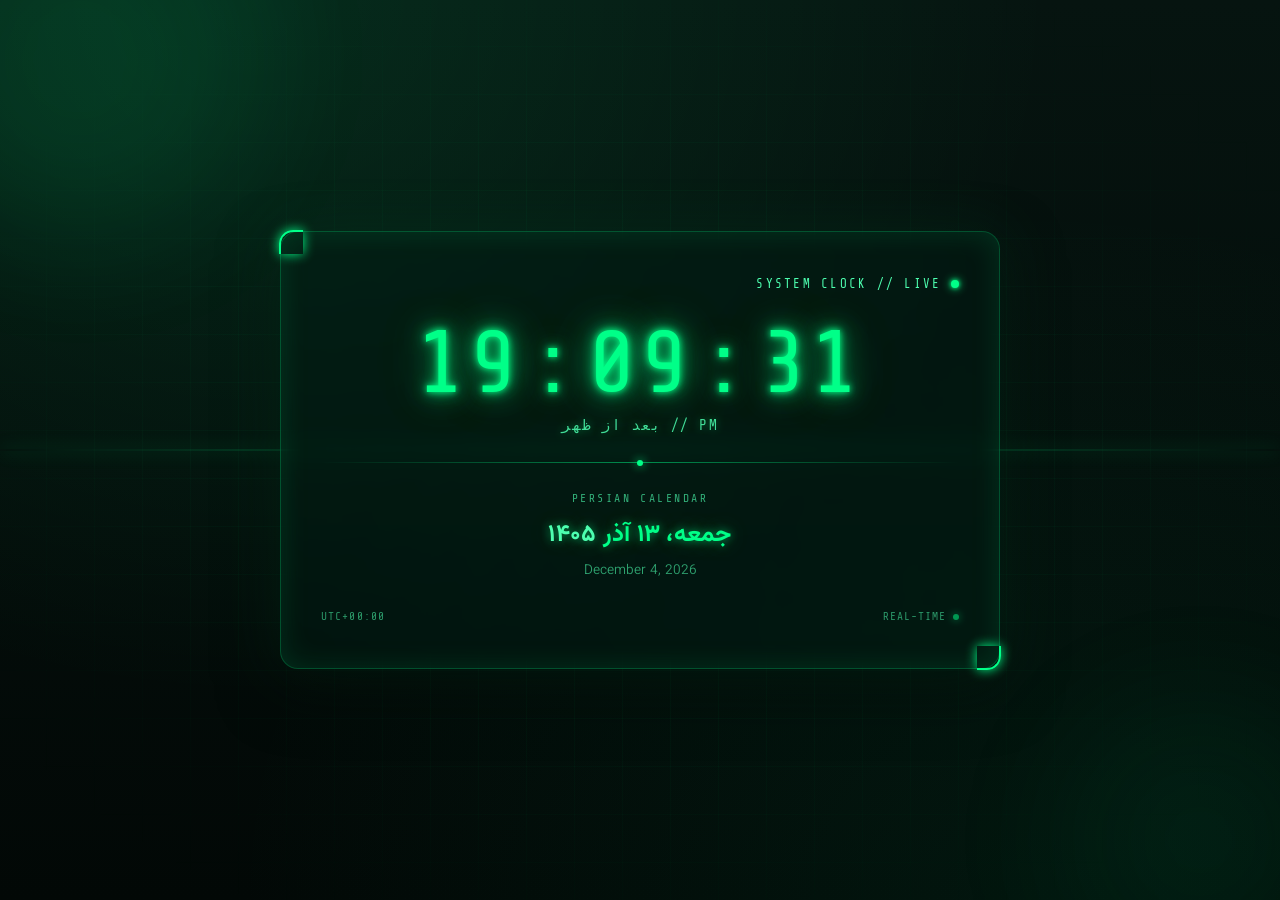
<file: clock.html>
<!DOCTYPE html>
<html lang="fa" dir="rtl">
<head>
<meta charset="UTF-8">
<meta name="viewport" content="width=device-width, initial-scale=1.0">
<title>ساعت دیجیتال زنده</title>
<link rel="preconnect" href="https://fonts.googleapis.com">
<link rel="preconnect" href="https://fonts.gstatic.com" crossorigin>
<link href="https://fonts.googleapis.com/css2?family=Share+Tech+Mono&family=Vazirmatn:wght@300;400;700&display=swap" rel="stylesheet">
<style>
  :root {
    --green: #00ff88;
    --green-soft: #4dffb0;
    --green-deep: #00cc6a;
    --bg-deep: #020806;
    --bg-mid: #061410;
    --panel: rgba(0, 30, 20, 0.45);
  }

  * { box-sizing: border-box; margin: 0; padding: 0; }

  html, body { height: 100%; }

  body {
    background:
      radial-gradient(ellipse at 20% 0%, rgba(0, 255, 136, 0.10), transparent 55%),
      radial-gradient(ellipse at 80% 100%, rgba(0, 200, 120, 0.07), transparent 55%),
      linear-gradient(180deg, var(--bg-mid), var(--bg-deep));
    color: var(--green);
    font-family: 'Vazirmatn', sans-serif;
    min-height: 100vh;
    display: flex;
    flex-direction: column;
    align-items: center;
    justify-content: center;
    padding: 2rem 1rem;
    overflow: hidden;
    position: relative;
  }

  /* شبکه پس‌زمینه */
  .grid-bg {
    position: fixed;
    inset: -2px;
    background-image:
      linear-gradient(rgba(0, 255, 136, 0.045) 1px, transparent 1px),
      linear-gradient(90deg, rgba(0, 255, 136, 0.045) 1px, transparent 1px);
    background-size: 48px 48px;
    pointer-events: none;
    z-index: 0;
    -webkit-mask-image: radial-gradient(ellipse at center, black 25%, transparent 85%);
            mask-image: radial-gradient(ellipse at center, black 25%, transparent 85%);
  }

  /* بلوپ‌های شناور نورانی */
  .blob {
    position: fixed;
    border-radius: 50%;
    filter: blur(70px);
    opacity: 0.45;
    pointer-events: none;
    z-index: 0;
  }
  .blob-1 {
    width: 360px; height: 360px;
    background: rgba(0, 255, 136, 0.22);
    top: -120px; left: -100px;
    animation: float1 14s ease-in-out infinite;
  }
  .blob-2 {
    width: 280px; height: 280px;
    background: rgba(0, 180, 100, 0.18);
    bottom: -80px; right: -60px;
    animation: float2 17s ease-in-out infinite;
  }
  @keyframes float1 {
    0%, 100% { transform: translate(0,0); }
    50% { transform: translate(60px, 80px); }
  }
  @keyframes float2 {
    0%, 100% { transform: translate(0,0); }
    50% { transform: translate(-50px, -60px); }
  }

  /* خط اسکن */
  .scanline {
    position: fixed;
    left: 0; right: 0;
    height: 2px;
    background: linear-gradient(90deg, transparent, var(--green), transparent);
    opacity: 0.35;
    box-shadow: 0 0 18px var(--green);
    pointer-events: none;
    z-index: 1;
    animation: scan 9s linear infinite;
  }
  @keyframes scan {
    0% { top: -2%; opacity: 0; }
    8% { opacity: 0.4; }
    92% { opacity: 0.4; }
    100% { top: 102%; opacity: 0; }
  }

  /* کانتینر اصلی */
  .clock-container {
    position: relative;
    z-index: 2;
    background: var(--panel);
    backdrop-filter: blur(10px);
    -webkit-backdrop-filter: blur(10px);
    border: 1px solid rgba(0, 255, 136, 0.25);
    border-radius: 18px;
    padding: 2.8rem 2.5rem;
    box-shadow:
      0 0 60px rgba(0, 255, 136, 0.08),
      0 0 30px rgba(0, 255, 136, 0.12) inset,
      0 20px 60px rgba(0, 0, 0, 0.5);
    max-width: 720px;
    width: 100%;
  }

  /* گوشه‌های تزئینی */
  .clock-container::before,
  .clock-container::after {
    content: '';
    position: absolute;
    width: 22px; height: 22px;
    border: 2px solid var(--green);
    box-shadow: 0 0 12px var(--green);
  }
  .clock-container::before {
    top: -2px; left: -2px;
    border-right: none; border-bottom: none;
    border-top-left-radius: 14px;
  }
  .clock-container::after {
    bottom: -2px; right: -2px;
    border-left: none; border-top: none;
    border-bottom-right-radius: 14px;
  }

  /* سرتیتر */
  .header {
    display: flex;
    align-items: center;
    gap: 0.6rem;
    color: var(--green-soft);
    font-size: 0.78rem;
    letter-spacing: 0.18em;
    margin-bottom: 1.8rem;
    text-transform: uppercase;
    font-family: 'Share Tech Mono', monospace;
  }
  .dot {
    width: 8px; height: 8px;
    background: var(--green);
    border-radius: 50%;
    box-shadow: 0 0 10px var(--green), 0 0 4px var(--green);
    animation: blink 1.4s ease-in-out infinite;
  }
  @keyframes blink {
    0%, 100% { opacity: 1; transform: scale(1); }
    50% { opacity: 0.25; transform: scale(0.85); }
  }

  /* ساعت */
  .time-display {
    font-family: 'Share Tech Mono', monospace;
    font-size: clamp(3rem, 11vw, 5.5rem);
    font-weight: 400;
    letter-spacing: 0.04em;
    text-align: center;
    color: var(--green);
    line-height: 1;
    text-shadow:
      0 0 6px rgba(0, 255, 136, 0.95),
      0 0 14px rgba(0, 255, 136, 0.75),
      0 0 28px rgba(0, 255, 136, 0.55),
      0 0 48px rgba(0, 255, 136, 0.35),
      0 0 80px rgba(0, 255, 136, 0.2);
    display: flex;
    align-items: center;
    justify-content: center;
    flex-wrap: nowrap;
    direction: ltr;
  }

  .digits {
    display: inline-block;
    min-width: 2.2ch;
    text-align: center;
  }

  .colon {
    display: inline-block;
    padding: 0 0.08em;
    animation: colon-blink 1s steps(2, start) infinite;
  }
  @keyframes colon-blink {
    50% { opacity: 0.18; }
  }

  /* افکت تیک ثانیه */
  .tick {
    animation: tick-flash 0.4s ease-out;
  }
  @keyframes tick-flash {
    0% { transform: translateY(-3px); filter: brightness(1.6); }
    100% { transform: translateY(0); filter: brightness(1); }
  }

  /* AM/PM */
  .ampm {
    font-family: 'Share Tech Mono', monospace;
    font-size: 0.9rem;
    color: var(--green-soft);
    letter-spacing: 0.1em;
    text-align: center;
    margin-top: 0.6rem;
    opacity: 0.85;
    text-shadow: 0 0 8px rgba(0, 255, 136, 0.5);
  }

  /* جداکننده */
  .divider {
    height: 1px;
    background: linear-gradient(90deg, transparent, rgba(0, 255, 136, 0.5), transparent);
    margin: 1.8rem 0;
    position: relative;
  }
  .divider::before {
    content: '';
    position: absolute;
    left: 50%; top: 50%;
    transform: translate(-50%, -50%);
    width: 6px; height: 6px;
    background: var(--green);
    border-radius: 50%;
    box-shadow: 0 0 10px var(--green);
  }

  /* تاریخ شمسی */
  .date-display {
    text-align: center;
    color: var(--green-soft);
  }
  .date-label {
    font-family: 'Share Tech Mono', monospace;
    font-size: 0.72rem;
    letter-spacing: 0.22em;
    text-transform: uppercase;
    opacity: 0.65;
    margin-bottom: 0.7rem;
  }
  .persian-date {
    font-family: 'Vazirmatn', sans-serif;
    font-size: 1.5rem;
    font-weight: 700;
    color: var(--green);
    text-shadow:
      0 0 8px rgba(0, 255, 136, 0.55),
      0 0 22px rgba(0, 255, 136, 0.3);
    letter-spacing: 0.01em;
  }
  .persian-date .year { color: var(--green-soft); }
  .gregorian-date {
    font-family: 'Vazirmatn', sans-serif;
    font-size: 0.85rem;
    color: var(--green-soft);
    opacity: 0.6;
    margin-top: 0.4rem;
    font-weight: 300;
  }

  /* فوتر */
  .footer {
    margin-top: 1.8rem;
    display: flex;
    justify-content: space-between;
    align-items: center;
    font-family: 'Share Tech Mono', monospace;
    font-size: 0.7rem;
    color: var(--green-soft);
    opacity: 0.55;
    letter-spacing: 0.1em;
  }
  .footer .live {
    display: flex;
    align-items: center;
    gap: 0.4rem;
  }
  .footer .live::before {
    content: '';
    width: 6px; height: 6px;
    background: var(--green);
    border-radius: 50%;
    box-shadow: 0 0 8px var(--green);
    animation: blink 1s steps(2) infinite;
  }

  @media (max-width: 480px) {
    .clock-container { padding: 2rem 1.3rem; }
    .time-display { font-size: 2.7rem; }
    .persian-date { font-size: 1.15rem; }
    .footer { flex-direction: column; gap: 0.5rem; }
  }

  @media (prefers-reduced-motion: reduce) {
    *, *::before, *::after {
      animation-duration: 0.001s !important;
      transition: none !important;
    }
  }
</style>
</head>
<body>
  <div class="grid-bg"></div>
  <div class="blob blob-1"></div>
  <div class="blob blob-2"></div>
  <div class="scanline"></div>

  <main class="clock-container" role="main" aria-label="ساعت دیجیتال زنده">
    <div class="header">
      <span class="dot" aria-hidden="true"></span>
      <span>System Clock // Live</span>
    </div>

    <div class="time-display" id="time" aria-live="polite" aria-atomic="true">
      <span class="digits" id="hours">00</span>
      <span class="colon">:</span>
      <span class="digits" id="minutes">00</span>
      <span class="colon">:</span>
      <span class="digits" id="seconds">00</span>
    </div>

    <div class="ampm" id="ampm">--</div>

    <div class="divider" aria-hidden="true"></div>

    <div class="date-display">
      <div class="date-label">Persian Calendar</div>
      <div class="persian-date" id="persian-date">— — —</div>
      <div class="gregorian-date" id="gregorian-date">—</div>
    </div>

    <div class="footer">
      <span class="live">REAL-TIME</span>
      <span id="timezone">UTC+00:00</span>
    </div>
  </main>

  <script>
    // ============ تبدیل میلادی به شمسی (الگوریتم بدون کتابخانه) ============
    function gregorianToJalali(gy, gm, gd) {
      const g_d_m = [0, 31, 59, 90, 120, 151, 181, 212, 243, 273, 304, 334];
      let gy2 = (gm > 2) ? (gy + 1) : gy;
      let days = 355666 +
        (365 * gy) +
        Math.floor((gy2 + 3) / 4) -
        Math.floor((gy2 + 99) / 100) +
        Math.floor((gy2 + 399) / 400) +
        gd +
        g_d_m[gm - 1];

      let jy = -1595 + (33 * Math.floor(days / 12053));
      days %= 12053;
      jy += 4 * Math.floor(days / 1461);
      days %= 1461;

      if (days > 365) {
        jy += Math.floor((days - 1) / 365);
        days = (days - 1) % 365;
      }

      let jm, jd;
      if (days < 186) {
        jm = 1 + Math.floor(days / 31);
        jd = 1 + (days % 31);
      } else {
        jm = 7 + Math.floor((days - 186) / 30);
        jd = 1 + ((days - 186) % 30);
      }

      return { jy, jm, jd };
    }

    // ============ نام‌های فارسی ============
    const persianMonths = [
      'فروردین', 'اردیبهشت', 'خرداد', 'تیر', 'مرداد', 'شهریور',
      'مهر', 'آبان', 'آذر', 'دی', 'بهمن', 'اسفند'
    ];

    const persianWeekdays = [
      'یک‌شنبه', 'دوشنبه', 'سه‌شنبه', 'چهارشنبه',
      'پنج‌شنبه', 'جمعه', 'شنبه'
    ];

    const persianDigits = ['۰', '۱', '۲', '۳', '۴', '۵', '۶', '۷', '۸', '۹'];

    function toPersianDigits(input) {
      return String(input).replace(/\d/g, d => persianDigits[parseInt(d, 10)]);
    }

    // ============ منابع DOM ============
    const $hours    = document.getElementById('hours');
    const $minutes  = document.getElementById('minutes');
    const $seconds  = document.getElementById('seconds');
    const $ampm     = document.getElementById('ampm');
    const $persian  = document.getElementById('persian-date');
    const $gregorian= document.getElementById('gregorian-date');
    const $timezone = document.getElementById('timezone');

    // ============ آپدیت تاریخ (یک بار در روز کافیست، اما برای اطمینان هر دقیقه) ============
    function updateDate() {
      const now = new Date();
      const gy  = now.getFullYear();
      const gm  = now.getMonth() + 1;
      const gd  = now.getDate();

      const { jy, jm, jd } = gregorianToJalali(gy, gm, gd);

      const weekdayName = persianWeekdays[now.getDay()];
      const monthName   = persianMonths[jm - 1];

      $persian.innerHTML =
        `${weekdayName}، ${toPersianDigits(jd)} ${monthName} ` +
        `<span class="year">${toPersianDigits(jy)}</span>`;

      const gregMonths = [
        'January','February','March','April','May','June',
        'July','August','September','October','November','December'
      ];
      $gregorian.textContent =
        `${gregMonths[now.getMonth()]} ${gd}, ${gy}`;
    }

    // ============ آپدیت زمان (هر ثانیه) ============
    let lastSecond = -1;

    function updateTime() {
      const now = new Date();
      const h24 = now.getHours();
      const m   = now.getMinutes();
      const s   = now.getSeconds();

      // نمایش 24 ساعته
      $hours.textContent   = String(h24).padStart(2, '0');
      $minutes.textContent = String(m).padStart(2, '0');
      $seconds.textContent = String(s).padStart(2, '0');

      // AM/PM
      $ampm.textContent = (h24 < 12) ? 'AM // قبل از ظهر' : 'PM // بعد از ظهر';

      // افکت تیک روی ثانیه
      if (s !== lastSecond) {
        $seconds.classList.remove('tick');
        // Reflow برای ریست انیمیشن
        void $seconds.offsetWidth;
        $seconds.classList.add('tick');
        lastSecond = s;
      }

      // آپدیت تاریخ در نیمه‌شب
      if (h24 === 0 && m === 0 && s === 0) updateDate();
    }

    // ============ آفست زمان‌سنج ============
    function updateTimezone() {
      const offset = -new Date().getTimezoneOffset();
      const sign = offset >= 0 ? '+' : '-';
      const abs  = Math.abs(offset);
      const hh = String(Math.floor(abs / 60)).padStart(2, '0');
      const mm = String(abs % 60).padStart(2, '0');
      $timezone.textContent = `UTC${sign}${hh}:${mm}`;
    }

    // ============ راه‌اندازی ============
    updateDate();
    updateTime();
    updateTimezone();

    // همگام‌سازی با شروع ثانیه بعدی برای تیک دقیق‌تر
    const msToNextSecond = 1000 - (Date.now() % 1000);
    setTimeout(() => {
      updateTime();
      setInterval(updateTime, 1000);
    }, msToNextSecond);

    // آپدیت تاریخ هر دقیقه (برای پوشش تغییر روز در مرورگرهای باز طولانی)
    setInterval(updateDate, 60 * 1000);
  </script>
</body>
</html>
</file>
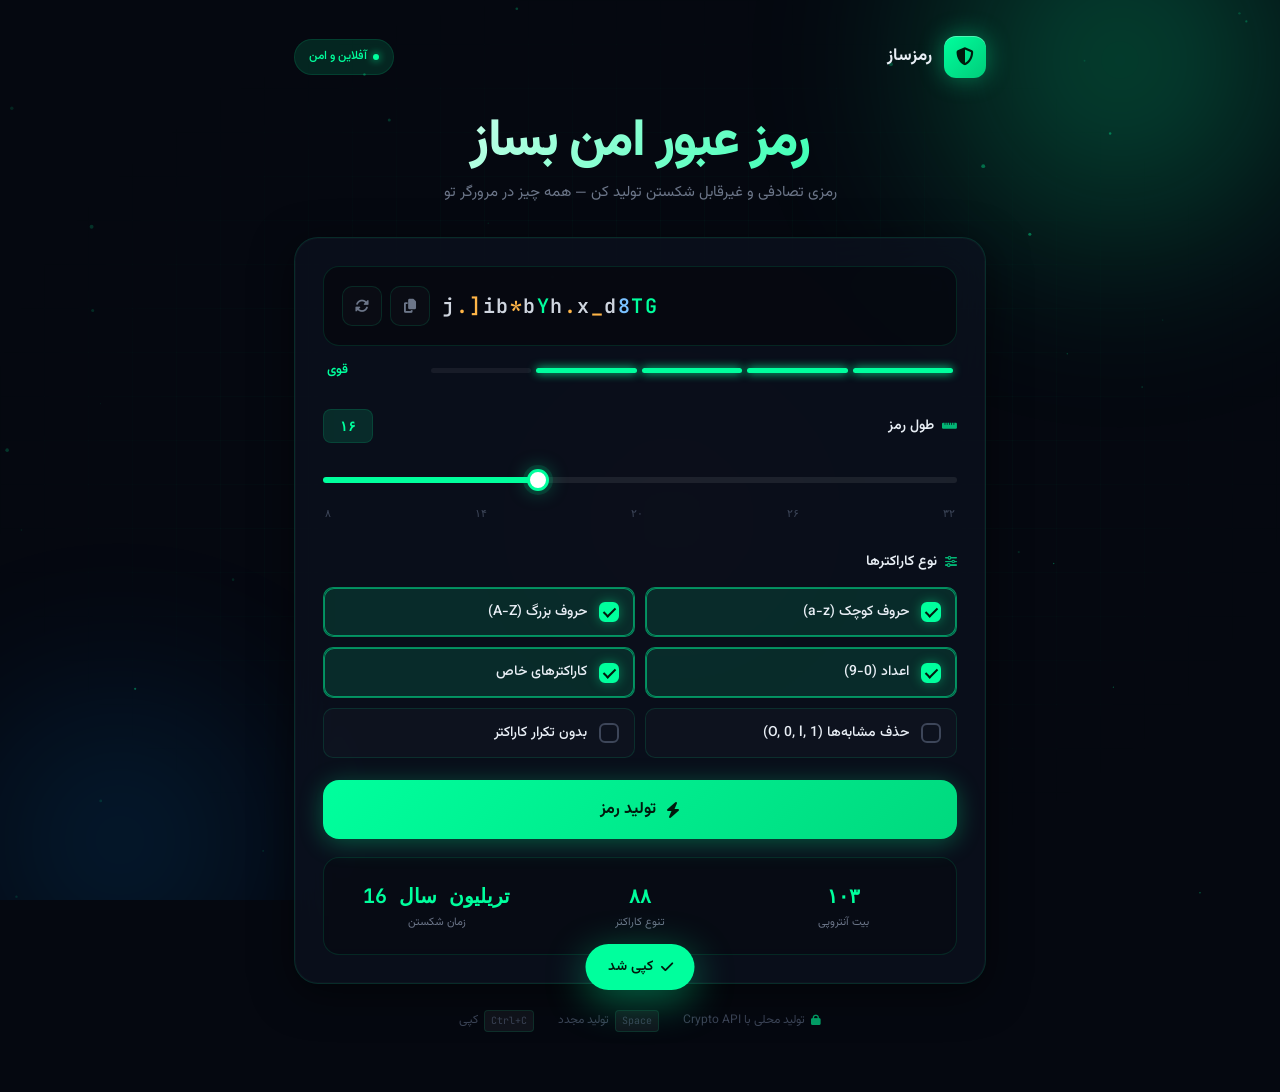
<file: password.html>
<!DOCTYPE html>
<html lang="fa" dir="rtl">
<head>
<meta charset="UTF-8">
<meta name="viewport" content="width=device-width, initial-scale=1.0">
<title>رمزساز — ابزار تولید رمز عبور امن</title>
<link rel="preconnect" href="https://fonts.googleapis.com">
<link rel="preconnect" href="https://fonts.gstatic.com" crossorigin>
<link href="https://fonts.googleapis.com/css2?family=Vazirmatn:wght@300;400;500;600;700;800&family=JetBrains+Mono:wght@400;500;600;700&display=swap" rel="stylesheet">
<link rel="stylesheet" href="https://cdnjs.cloudflare.com/ajax/libs/font-awesome/6.4.0/css/all.min.css">
<style>
  :root {
    --bg: #050810;
    --bg-elev: #0a1020;
    --card: rgba(13, 19, 33, 0.65);
    --border: rgba(0, 255, 157, 0.12);
    --border-hover: rgba(0, 255, 157, 0.32);
    --accent: #00ff9d;
    --accent-dim: rgba(0, 255, 157, 0.12);
    --accent-glow: rgba(0, 255, 157, 0.4);
    --danger: #ff4d6d;
    --warning: #ffb547;
    --info: #79c0ff;
    --text: #e8eef5;
    --text-muted: #6c7689;
    --text-dim: #3d4659;
    --radius: 16px;
    --radius-sm: 10px;
  }

  * { margin: 0; padding: 0; box-sizing: border-box; }

  html, body {
    min-height: 100vh;
    font-family: 'Vazirmatn', sans-serif;
    background: var(--bg);
    color: var(--text);
    overflow-x: hidden;
    line-height: 1.6;
    -webkit-font-smoothing: antialiased;
  }

  /* ===== Background ===== */
  .bg-grid {
    position: fixed; inset: 0; z-index: 0; pointer-events: none;
    background-image:
      linear-gradient(rgba(0, 255, 157, 0.035) 1px, transparent 1px),
      linear-gradient(90deg, rgba(0, 255, 157, 0.035) 1px, transparent 1px);
    background-size: 44px 44px;
    mask-image: radial-gradient(ellipse at center, black 20%, transparent 75%);
    -webkit-mask-image: radial-gradient(ellipse at center, black 20%, transparent 75%);
  }

  .bg-orbs { position: fixed; inset: 0; z-index: 0; overflow: hidden; pointer-events: none; }
  .orb {
    position: absolute; border-radius: 50%; filter: blur(90px);
  }
  .orb-1 {
    width: 560px; height: 560px;
    background: radial-gradient(circle, var(--accent) 0%, transparent 65%);
    top: -220px; right: -120px; opacity: 0.35;
    animation: float1 22s ease-in-out infinite;
  }
  .orb-2 {
    width: 440px; height: 440px;
    background: radial-gradient(circle, #0091ff 0%, transparent 65%);
    bottom: -160px; left: -100px; opacity: 0.22;
    animation: float2 28s ease-in-out infinite;
  }
  .orb-3 {
    width: 320px; height: 320px;
    background: radial-gradient(circle, #ff4d6d 0%, transparent 65%);
    top: 40%; left: 40%; opacity: 0.08;
    animation: float1 35s ease-in-out infinite reverse;
  }
  @keyframes float1 {
    0%, 100% { transform: translate(0, 0) scale(1); }
    50% { transform: translate(60px, -40px) scale(1.1); }
  }
  @keyframes float2 {
    0%, 100% { transform: translate(0, 0) scale(1); }
    50% { transform: translate(-50px, 30px) scale(0.95); }
  }

  .bg-canvas { position: fixed; inset: 0; z-index: 0; pointer-events: none; }

  /* ===== Container ===== */
  .container {
    position: relative; z-index: 1;
    max-width: 740px;
    margin: 0 auto;
    padding: 36px 24px 60px;
    min-height: 100vh;
    display: flex; flex-direction: column;
  }

  /* ===== Header ===== */
  header {
    display: flex; align-items: center; justify-content: space-between;
    margin-bottom: 36px;
  }
  .logo { display: flex; align-items: center; gap: 12px; font-weight: 700; font-size: 17px; }
  .logo-icon {
    width: 42px; height: 42px;
    background: linear-gradient(135deg, var(--accent), #00cc7a);
    border-radius: 12px;
    display: flex; align-items: center; justify-content: center;
    color: #001a0d; font-size: 18px;
    box-shadow: 0 0 24px var(--accent-glow), inset 0 1px 0 rgba(255,255,255,0.3);
  }
  .badge {
    padding: 7px 14px;
    background: var(--accent-dim);
    border: 1px solid var(--border);
    border-radius: 100px;
    font-size: 12px; color: var(--accent);
    font-weight: 500;
    display: flex; align-items: center; gap: 6px;
  }
  .badge .dot {
    width: 6px; height: 6px; border-radius: 50%;
    background: var(--accent);
    box-shadow: 0 0 8px var(--accent);
    animation: pulse 2s ease-in-out infinite;
  }
  @keyframes pulse {
    0%, 100% { opacity: 1; }
    50% { opacity: 0.4; }
  }

  /* ===== Title ===== */
  .title-section { text-align: center; margin-bottom: 32px; }
  .title-section h1 {
    font-size: clamp(34px, 6vw, 52px);
    font-weight: 800; letter-spacing: -1.5px;
    margin-bottom: 10px; line-height: 1.1;
    background: linear-gradient(135deg, #fff 0%, var(--accent) 100%);
    -webkit-background-clip: text; -webkit-text-fill-color: transparent;
    background-clip: text;
  }
  .title-section p { color: var(--text-muted); font-size: 15px; }

  /* ===== Card ===== */
  .card {
    background: var(--card);
    backdrop-filter: blur(24px); -webkit-backdrop-filter: blur(24px);
    border: 1px solid var(--border);
    border-radius: 24px;
    padding: 28px;
    box-shadow:
      0 10px 40px rgba(0, 0, 0, 0.5),
      0 0 0 1px rgba(255, 255, 255, 0.02) inset;
    position: relative;
  }

  /* ===== Password display ===== */
  .password-display {
    background: rgba(0, 0, 0, 0.35);
    border: 1px solid var(--border);
    border-radius: var(--radius);
    padding: 18px 18px;
    display: flex; align-items: center; gap: 12px;
    margin-bottom: 14px;
    min-height: 80px;
    position: relative; overflow: hidden;
    transition: border-color 0.3s;
  }
  .password-display:hover { border-color: var(--border-hover); }

  .password-display::after {
    content: '';
    position: absolute; inset: 0;
    background: linear-gradient(90deg, transparent, rgba(0,255,157,0.15), transparent);
    opacity: 0; pointer-events: none;
  }
  .password-display.refreshing::after {
    animation: shimmer 0.7s ease-out;
  }
  @keyframes shimmer {
    0% { transform: translateX(-100%); opacity: 1; }
    100% { transform: translateX(100%); opacity: 0; }
  }

  .password-text {
    flex: 1;
    font-family: 'JetBrains Mono', monospace;
    font-size: 20px; font-weight: 600;
    letter-spacing: 1.5px;
    word-break: break-all;
    line-height: 1.5;
    direction: ltr; text-align: left;
  }
  .password-text .char-lower { color: #d0d6e0; }
  .password-text .char-upper { color: var(--accent); }
  .password-text .char-number { color: var(--info); }
  .password-text .char-symbol { color: var(--warning); }

  .password-text.placeholder {
    color: var(--text-dim);
    font-family: 'Vazirmatn', sans-serif;
    font-size: 14px; font-weight: 400;
    letter-spacing: 0;
    text-align: right;
    direction: rtl;
  }

  .password-actions { display: flex; gap: 8px; flex-shrink: 0; }
  .icon-btn {
    width: 40px; height: 40px;
    border: 1px solid var(--border);
    background: rgba(255, 255, 255, 0.02);
    color: var(--text-muted);
    border-radius: 10px; cursor: pointer;
    display: flex; align-items: center; justify-content: center;
    font-size: 14px;
    transition: all 0.2s;
  }
  .icon-btn:hover {
    color: var(--accent); border-color: var(--accent);
    background: var(--accent-dim);
    transform: translateY(-1px);
  }
  .icon-btn:active { transform: translateY(0); }
  .icon-btn.copied {
    background: var(--accent); color: #001a0d; border-color: var(--accent);
  }

  /* ===== Strength ===== */
  .strength {
    display: flex; align-items: center; gap: 14px;
    margin-bottom: 28px; padding: 0 4px;
  }
  .strength-bars { display: flex; gap: 5px; flex: 1; }
  .strength-bar {
    flex: 1; height: 5px;
    background: rgba(255, 255, 255, 0.06);
    border-radius: 3px;
    transition: all 0.4s;
  }
  .strength-bar.active {
    background: var(--scolor, var(--accent));
    box-shadow: 0 0 10px var(--scolor, var(--accent));
  }
  .strength-label {
    font-size: 13px; font-weight: 600;
    color: var(--text-muted);
    min-width: 90px; text-align: left;
    transition: color 0.3s;
  }

  /* ===== Option group ===== */
  .option-group { margin-bottom: 22px; }
  .option-label {
    display: flex; align-items: center; justify-content: space-between;
    margin-bottom: 14px;
  }
  .option-label > span:first-child {
    font-size: 14px; font-weight: 600; color: var(--text);
    display: flex; align-items: center; gap: 8px;
  }
  .option-label > span:first-child i {
    color: var(--accent); font-size: 12px; opacity: 0.7;
  }
  .length-value {
    font-family: 'JetBrains Mono', monospace;
    font-size: 14px; font-weight: 700;
    color: var(--accent);
    background: var(--accent-dim);
    padding: 5px 14px;
    border-radius: 8px;
    border: 1px solid var(--border);
    min-width: 50px; text-align: center;
  }

  /* ===== Slider ===== */
  .slider-container { position: relative; padding: 10px 0 6px; }
  .slider {
    -webkit-appearance: none; appearance: none;
    width: 100%; height: 6px;
    background: linear-gradient(90deg,
      var(--accent) 0%, var(--accent) var(--progress, 50%),
      rgba(255,255,255,0.08) var(--progress, 50%));
    border-radius: 3px; outline: none; cursor: pointer;
    direction: ltr;
  }
  .slider::-webkit-slider-thumb {
    -webkit-appearance: none; appearance: none;
    width: 22px; height: 22px;
    background: #ffffff;
    border-radius: 50%; cursor: grab;
    border: 3px solid var(--accent);
    box-shadow: 0 0 0 4px rgba(0,255,157,0.12), 0 0 20px var(--accent-glow);
    transition: transform 0.15s;
  }
  .slider::-webkit-slider-thumb:hover { transform: scale(1.15); }
  .slider::-webkit-slider-thumb:active { cursor: grabbing; transform: scale(1.05); }
  .slider::-moz-range-thumb {
    width: 22px; height: 22px;
    background: #ffffff;
    border-radius: 50%; cursor: grab;
    border: 3px solid var(--accent);
    box-shadow: 0 0 0 4px rgba(0,255,157,0.12), 0 0 20px var(--accent-glow);
  }
  .slider-ticks {
    display: flex; justify-content: space-between;
    margin-top: 12px; padding: 0 2px;
    font-size: 11px; color: var(--text-dim);
    font-family: 'JetBrains Mono', monospace;
    direction: ltr;
  }

  /* ===== Checkboxes ===== */
  .checkboxes {
    display: grid;
    grid-template-columns: 1fr 1fr;
    gap: 10px;
  }
  .checkbox-item {
    display: flex; align-items: center; gap: 12px;
    padding: 13px 15px;
    background: rgba(255, 255, 255, 0.02);
    border: 1px solid var(--border);
    border-radius: var(--radius-sm);
    cursor: pointer;
    transition: all 0.2s;
    user-select: none;
    position: relative;
  }
  .checkbox-item:hover {
    border-color: var(--border-hover);
    background: rgba(255, 255, 255, 0.04);
  }
  .checkbox-item.checked {
    border-color: rgba(0, 255, 157, 0.45);
    background: var(--accent-dim);
  }
  .checkbox-item.checked::before {
    content: ''; position: absolute;
    inset: 0; border-radius: var(--radius-sm);
    box-shadow: 0 0 0 1px var(--accent) inset;
    opacity: 0.5; pointer-events: none;
  }
  .checkbox-custom {
    width: 20px; height: 20px;
    border: 2px solid var(--text-dim);
    border-radius: 6px;
    flex-shrink: 0;
    position: relative;
    transition: all 0.2s;
  }
  .checkbox-item.checked .checkbox-custom {
    background: var(--accent);
    border-color: var(--accent);
    box-shadow: 0 0 12px var(--accent-glow);
  }
  .checkbox-custom::after {
    content: ''; position: absolute;
    left: 5px; top: 1px;
    width: 5px; height: 10px;
    border: solid #001a0d;
    border-width: 0 2.5px 2.5px 0;
    transform: rotate(45deg);
    opacity: 0; transition: opacity 0.15s;
  }
  .checkbox-item.checked .checkbox-custom::after { opacity: 1; }
  .checkbox-text { font-size: 14px; color: var(--text); font-weight: 500; }
  .checkbox-item:focus-visible {
    outline: 2px solid var(--accent);
    outline-offset: 2px;
  }

  /* ===== Generate button ===== */
  .generate-btn {
    width: 100%;
    padding: 17px;
    background: linear-gradient(135deg, var(--accent) 0%, #00d97e 100%);
    border: none;
    border-radius: var(--radius);
    color: #001a0d;
    font-family: 'Vazirmatn', sans-serif;
    font-size: 16px; font-weight: 700;
    cursor: pointer;
    display: flex; align-items: center; justify-content: center;
    gap: 10px;
    transition: all 0.25s;
    box-shadow: 0 4px 24px rgba(0, 255, 157, 0.3);
    margin-top: 18px;
    position: relative; overflow: hidden;
  }
  .generate-btn::before {
    content: ''; position: absolute; inset: 0;
    background: linear-gradient(135deg, transparent, rgba(255,255,255,0.3), transparent);
    transform: translateX(-100%);
    transition: transform 0.6s;
  }
  .generate-btn:hover {
    transform: translateY(-2px);
    box-shadow: 0 10px 36px rgba(0, 255, 157, 0.5);
  }
  .generate-btn:hover::before { transform: translateX(100%); }
  .generate-btn:active { transform: translateY(0); }
  .generate-btn i { transition: transform 0.5s; }
  .generate-btn:hover i { transform: rotate(180deg); }

  /* ===== Info section ===== */
  .info-section {
    margin-top: 18px;
    padding: 18px;
    background: rgba(0, 0, 0, 0.22);
    border: 1px solid var(--border);
    border-radius: var(--radius);
    display: grid;
    grid-template-columns: repeat(3, 1fr);
    gap: 14px;
  }
  .info-item {
    text-align: center;
    padding: 4px;
  }
  .info-item-value {
    font-family: 'JetBrains Mono', monospace;
    font-size: 20px; font-weight: 700;
    color: var(--accent);
    margin-bottom: 2px;
    direction: ltr;
  }
  .info-item-label {
    font-size: 11px; color: var(--text-muted);
  }

  /* ===== Footer ===== */
  .footer {
    margin-top: 26px;
    display: flex; justify-content: center; gap: 24px;
    flex-wrap: wrap;
    font-size: 12px; color: var(--text-dim);
  }
  .footer-item { display: flex; align-items: center; gap: 6px; }
  .footer-item i { color: var(--accent); opacity: 0.6; font-size: 11px; }
  .footer-item kbd {
    font-family: 'JetBrains Mono', monospace;
    background: rgba(255,255,255,0.05);
    border: 1px solid var(--border);
    padding: 2px 6px; border-radius: 4px;
    font-size: 10px;
  }

  /* ===== Toast ===== */
  .toast {
    position: fixed; bottom: 30px; left: 50%;
    transform: translateX(-50%) translateY(120px);
    background: var(--accent);
    color: #001a0d;
    padding: 12px 22px;
    border-radius: 100px;
    font-weight: 600; font-size: 14px;
    box-shadow: 0 10px 40px var(--accent-glow);
    z-index: 100;
    display: flex; align-items: center; gap: 8px;
    transition: transform 0.4s cubic-bezier(0.34, 1.56, 0.64, 1);
    pointer-events: none;
  }
  .toast.show { transform: translateX(-50%) translateY(0); }
  .toast.error {
    background: var(--danger);
    color: #fff;
    box-shadow: 0 10px 40px rgba(255, 77, 109, 0.4);
  }

  /* ===== Char animation ===== */
  @keyframes charIn {
    from { opacity: 0; transform: translateY(10px) scale(0.8); filter: blur(4px); }
    to { opacity: 1; transform: translateY(0) scale(1); filter: blur(0); }
  }
  .password-text .char {
    display: inline-block;
    animation: charIn 0.35s backwards cubic-bezier(0.34, 1.56, 0.64, 1);
  }

  /* ===== Responsive ===== */
  @media (max-width: 600px) {
    .container { padding: 24px 14px 50px; }
    .card { padding: 20px; }
    .checkboxes { grid-template-columns: 1fr; }
    .info-section { grid-template-columns: 1fr; gap: 8px; }
    .info-item {
      display: flex; justify-content: space-between;
      padding: 10px 14px; background: rgba(255,255,255,0.02);
      border-radius: 8px; text-align: right;
    }
    .info-item-value { font-size: 16px; margin: 0; }
    .password-text { font-size: 17px; }
    .footer { gap: 14px; }
  }

  @media (prefers-reduced-motion: reduce) {
    *, *::before, *::after {
      animation-duration: 0.01ms !important;
      transition-duration: 0.01ms !important;
    }
  }
</style>
</head>
<body>
  <div class="bg-grid"></div>
  <div class="bg-orbs">
    <div class="orb orb-1"></div>
    <div class="orb orb-2"></div>
    <div class="orb orb-3"></div>
  </div>
  <canvas class="bg-canvas" id="bgCanvas"></canvas>

  <div class="container">
    <header>
      <div class="logo">
        <div class="logo-icon"><i class="fas fa-shield-halved"></i></div>
        <span>رمزساز</span>
      </div>
      <div class="badge">
        <span class="dot"></span>
        <span>آفلاین و امن</span>
      </div>
    </header>

    <div class="title-section">
      <h1>رمز عبور امن بساز</h1>
      <p>رمزی تصادفی و غیرقابل شکستن تولید کن — همه چیز در مرورگر تو</p>
    </div>

    <main class="card">
      <div class="password-display" id="passwordDisplay">
        <div class="password-text placeholder" id="passwordText">
          روی «تولید رمز» بزن تا رمزت ساخته بشه
        </div>
        <div class="password-actions">
          <button class="icon-btn" id="copyBtn" title="کپی کردن رمز" aria-label="کپی">
            <i class="fas fa-copy"></i>
          </button>
          <button class="icon-btn" id="refreshBtn" title="رمز جدید" aria-label="تولید مجدد">
            <i class="fas fa-rotate"></i>
          </button>
        </div>
      </div>

      <div class="strength">
        <div class="strength-bars">
          <div class="strength-bar"></div>
          <div class="strength-bar"></div>
          <div class="strength-bar"></div>
          <div class="strength-bar"></div>
          <div class="strength-bar"></div>
        </div>
        <div class="strength-label" id="strengthLabel">—</div>
      </div>

      <div class="option-group">
        <div class="option-label">
          <span><i class="fas fa-ruler-horizontal"></i> طول رمز</span>
          <span class="length-value" id="lengthValue">۱۶</span>
        </div>
        <div class="slider-container">
          <input type="range" class="slider" id="lengthSlider" min="8" max="32" value="16" aria-label="طول رمز">
          <div class="slider-ticks">
            <span>۸</span><span>۱۴</span><span>۲۰</span><span>۲۶</span><span>۳۲</span>
          </div>
        </div>
      </div>

      <div class="option-group">
        <div class="option-label">
          <span><i class="fas fa-sliders"></i> نوع کاراکترها</span>
        </div>
        <div class="checkboxes">
          <div class="checkbox-item checked" data-option="lowercase" tabindex="0" role="checkbox" aria-checked="true">
            <div class="checkbox-custom"></div>
            <span class="checkbox-text">حروف کوچک (a-z)</span>
          </div>
          <div class="checkbox-item checked" data-option="uppercase" tabindex="0" role="checkbox" aria-checked="true">
            <div class="checkbox-custom"></div>
            <span class="checkbox-text">حروف بزرگ (A-Z)</span>
          </div>
          <div class="checkbox-item checked" data-option="numbers" tabindex="0" role="checkbox" aria-checked="true">
            <div class="checkbox-custom"></div>
            <span class="checkbox-text">اعداد (0-9)</span>
          </div>
          <div class="checkbox-item checked" data-option="symbols" tabindex="0" role="checkbox" aria-checked="true">
            <div class="checkbox-custom"></div>
            <span class="checkbox-text">کاراکترهای خاص</span>
          </div>
          <div class="checkbox-item" data-option="excludeAmbiguous" tabindex="0" role="checkbox" aria-checked="false">
            <div class="checkbox-custom"></div>
            <span class="checkbox-text">حذف مشابه‌ها (O, 0, l, 1)</span>
          </div>
          <div class="checkbox-item" data-option="excludeRepeats" tabindex="0" role="checkbox" aria-checked="false">
            <div class="checkbox-custom"></div>
            <span class="checkbox-text">بدون تکرار کاراکتر</span>
          </div>
        </div>
      </div>

      <button class="generate-btn" id="generateBtn">
        <i class="fas fa-bolt"></i>
        <span>تولید رمز</span>
      </button>

      <div class="info-section">
        <div class="info-item">
          <div class="info-item-value" id="entropyValue">۰</div>
          <div class="info-item-label">بیت آنتروپی</div>
        </div>
        <div class="info-item">
          <div class="info-item-value" id="charsetSize">۰</div>
          <div class="info-item-label">تنوع کاراکتر</div>
        </div>
        <div class="info-item">
          <div class="info-item-value" id="crackTime">—</div>
          <div class="info-item-label">زمان شکستن</div>
        </div>
      </div>
    </main>

    <footer class="footer">
      <div class="footer-item">
        <i class="fas fa-lock"></i>
        <span>تولید محلی با Crypto API</span>
      </div>
      <div class="footer-item">
        <kbd>Space</kbd>
        <span>تولید مجدد</span>
      </div>
      <div class="footer-item">
        <kbd>Ctrl+C</kbd>
        <span>کپی</span>
      </div>
    </footer>
  </div>

  <div class="toast" id="toast">
    <i class="fas fa-check"></i>
    <span id="toastText">کپی شد</span>
  </div>

  <script>
    // ===== State =====
    const state = {
      length: 16,
      lowercase: true,
      uppercase: true,
      numbers: true,
      symbols: true,
      excludeAmbiguous: false,
      excludeRepeats: false,
    };

    const CHARSETS = {
      lowercase: 'abcdefghijklmnopqrstuvwxyz',
      uppercase: 'ABCDEFGHIJKLMNOPQRSTUVWXYZ',
      numbers: '0123456789',
      symbols: '!@#$%^&*()_+-=[]{}|;:,.<>?',
      ambiguous: 'il1Lo0OB8|',
    };

    // ===== DOM =====
    const $ = (id) => document.getElementById(id);
    const passwordText = $('passwordText');
    const passwordDisplay = $('passwordDisplay');
    const lengthSlider = $('lengthSlider');
    const lengthValue = $('lengthValue');
    const generateBtn = $('generateBtn');
    const copyBtn = $('copyBtn');
    const refreshBtn = $('refreshBtn');
    const strengthLabel = $('strengthLabel');
    const strengthBars = document.querySelectorAll('.strength-bar');
    const entropyValue = $('entropyValue');
    const charsetSizeEl = $('charsetSize');
    const crackTime = $('crackTime');
    const toast = $('toast');
    const toastText = $('toastText');

    let currentPassword = '';

    // ===== Helpers =====
    const toPersianDigits = (n) => String(n).replace(/\d/g, d => '۰۱۲۳۴۵۶۷۸۹'[d]);

    function showToast(msg, isError = false) {
      toastText.textContent = msg;
      toast.classList.toggle('error', isError);
      toast.querySelector('i').className = isError ? 'fas fa-circle-exclamation' : 'fas fa-check';
      toast.classList.add('show');
      clearTimeout(toast._timer);
      toast._timer = setTimeout(() => toast.classList.remove('show'), 2200);
    }

    // ===== Charset =====
    function buildCharset() {
      const sets = [];
      if (state.lowercase) sets.push(CHARSETS.lowercase);
      if (state.uppercase) sets.push(CHARSETS.uppercase);
      if (state.numbers) sets.push(CHARSETS.numbers);
      if (state.symbols) sets.push(CHARSETS.symbols);

      let charset = sets.join('');

      if (state.excludeAmbiguous) {
        charset = charset.split('').filter(c => !CHARSETS.ambiguous.includes(c)).join('');
      }
      if (state.excludeRepeats) {
        charset = [...new Set(charset.split(''))].join('');
      }

      // Also filter each set for ambiguous if needed (for ensuring one-of-each)
      const filteredSets = state.excludeAmbiguous
        ? sets.map(s => s.split('').filter(c => !CHARSETS.ambiguous.includes(c)).join(''))
        : sets;

      return { charset, sets: filteredSets };
    }

    // ===== Secure random =====
    function getRandomInt(max) {
      // unbiased random using crypto
      const range = 2 ** 32;
      const limit = range - (range % max);
      const arr = new Uint32Array(1);
      let val;
      do {
        crypto.getRandomValues(arr);
        val = arr[0];
      } while (val >= limit);
      return val % max;
    }

    // ===== Generate =====
    function generatePassword() {
      const { charset, sets } = buildCharset();

      if (!charset || sets.length === 0) {
        showToast('حداقل یک نوع کاراکتر را انتخاب کن', true);
        return '';
      }

      if (state.excludeRepeats && charset.length < state.length) {
        showToast('کاراکتر کافی نیست — تیک «بدون تکرار» را بردار', true);
        return '';
      }

      const length = state.length;
      const password = [];

      // Ensure at least one char from each selected set
      if (!state.excludeRepeats) {
        for (const set of sets) {
          if (set.length > 0) {
            password.push(set[getRandomInt(set.length)]);
          }
        }
      }

      // Fill the rest
      const used = state.excludeRepeats ? new Set(password) : null;
      while (password.length < length) {
        const c = charset[getRandomInt(charset.length)];
        if (state.excludeRepeats) {
          if (used.has(c)) continue;
          used.add(c);
        }
        password.push(c);
      }

      // Shuffle (Fisher-Yates)
      for (let i = password.length - 1; i > 0; i--) {
        const j = getRandomInt(i + 1);
        [password[i], password[j]] = [password[j], password[i]];
      }

      return password.slice(0, length).join('');
    }

    // ===== Strength =====
    function calculateStrength(password, csSize) {
      if (!password) return { score: 0, label: '—', entropy: 0, colorClass: '' };
      const entropy = password.length * Math.log2(Math.max(csSize, 1));

      let score, label, colorClass;
      if (entropy < 36) { score = 1; label = 'خیلی ضعیف'; colorClass = 'weak'; }
      else if (entropy < 60) { score = 2; label = 'ضعیف'; colorClass = 'weak'; }
      else if (entropy < 80) { score = 3; label = 'متوسط'; colorClass = 'medium'; }
      else if (entropy < 120) { score = 4; label = 'قوی'; colorClass = 'strong'; }
      else { score = 5; label = 'خیلی قوی'; colorClass = 'strong'; }

      return { score, label, entropy: Math.round(entropy), colorClass };
    }

    function formatCrackTime(entropy) {
      // Assume 10^10 guesses per second (powerful attacker)
      const guessesPerSec = 1e10;
      const seconds = Math.pow(2, entropy) / 2 / guessesPerSec;

      if (seconds < 1) return 'ثانیه‌ها';
      if (seconds < 60) return `${Math.round(seconds)} ثانیه`;
      if (seconds < 3600) return `${Math.round(seconds / 60)} دقیقه`;
      if (seconds < 86400) return `${Math.round(seconds / 3600)} ساعت`;
      if (seconds < 2592000) return `${Math.round(seconds / 86400)} روز`;
      if (seconds < 31536000) return `${Math.round(seconds / 2592000)} ماه`;
      const years = seconds / 31536000;
      if (years < 1000) return `${Math.round(years)} سال`;
      if (years < 1e6) return `${Math.round(years / 1000)} هزار سال`;
      if (years < 1e9) return `${Math.round(years / 1e6)} میلیون سال`;
      if (years < 1e12) return `${Math.round(years / 1e9)} میلیارد سال`;
      if (years < 1e15) return `${Math.round(years / 1e12)} تریلیون سال`;
      return 'ابدی';
    }

    function updateStrength(password, csSize) {
      const { score, label, entropy, colorClass } = calculateStrength(password, csSize);

      strengthLabel.textContent = label;
      const colors = {
        weak: 'var(--danger)',
        medium: 'var(--warning)',
        strong: 'var(--accent)',
        '': 'var(--text-muted)',
      };
      const color = colors[colorClass] || 'var(--text-muted)';
      strengthLabel.style.color = color;

      strengthBars.forEach((bar, i) => {
        if (i < score) {
          bar.classList.add('active');
          bar.style.setProperty('--scolor', color);
        } else {
          bar.classList.remove('active');
        }
      });

      entropyValue.textContent = password ? toPersianDigits(entropy) : '۰';
      charsetSizeEl.textContent = password ? toPersianDigits(csSize) : '۰';
      crackTime.textContent = password ? formatCrackTime(entropy) : '—';
    }

    // ===== Render =====
    function classifyChar(c) {
      if (/[a-z]/.test(c)) return 'lower';
      if (/[A-Z]/.test(c)) return 'upper';
      if (/[0-9]/.test(c)) return 'number';
      return 'symbol';
    }

    function renderPassword(password, animate = false) {
      if (!password) {
        passwordText.classList.add('placeholder');
        passwordText.textContent = 'روی «تولید رمز» بزن تا رمزت ساخته بشه';
        passwordText.style.direction = 'rtl';
        return;
      }
      passwordText.classList.remove('placeholder');
      passwordText.style.direction = 'ltr';
      passwordText.innerHTML = '';

      const chars = password.split('');
      const frag = document.createDocumentFragment();
      chars.forEach((c, i) => {
        const span = document.createElement('span');
        span.className = `char char-${classifyChar(c)}`;
        span.textContent = c;
        if (animate) {
          span.style.animationDelay = `${Math.min(i * 22, 600)}ms`;
        } else {
          span.style.animation = 'none';
        }
        frag.appendChild(span);
      });
      passwordText.appendChild(frag);
    }

    function handleGenerate(animate = true) {
      const pwd = generatePassword();
      if (!pwd) return;

      currentPassword = pwd;

      // Trigger shimmer effect
      passwordDisplay.classList.remove('refreshing');
      void passwordDisplay.offsetWidth;
      passwordDisplay.classList.add('refreshing');

      renderPassword(pwd, animate);

      const { charset } = buildCharset();
      updateStrength(pwd, charset.length);
    }

    // ===== Copy =====
    async function copyPassword() {
      if (!currentPassword) {
        showToast('اول رمز بساز', true);
        return;
      }
      try {
        await navigator.clipboard.writeText(currentPassword);
        showToast('رمز در کلیپ‌بورد کپی شد');
        copyBtn.classList.add('copied');
        copyBtn.innerHTML = '<i class="fas fa-check"></i>';
        setTimeout(() => {
          copyBtn.classList.remove('copied');
          copyBtn.innerHTML = '<i class="fas fa-copy"></i>';
        }, 1500);
      } catch (e) {
        // fallback
        const ta = document.createElement('textarea');
        ta.value = currentPassword;
        ta.style.position = 'fixed'; ta.style.opacity = '0';
        document.body.appendChild(ta);
        ta.select();
        try {
          document.execCommand('copy');
          showToast('رمز کپی شد');
        } catch (err) {
          showToast('کپی نشد — دستی کپی کن', true);
        }
        document.body.removeChild(ta);
      }
    }

    // ===== Slider =====
    function updateSliderUI() {
      const min = +lengthSlider.min;
      const max = +lengthSlider.max;
      const val = +lengthSlider.value;
      const progress = ((val - min) / (max - min)) * 100;
      lengthSlider.style.setProperty('--progress', progress + '%');
      lengthValue.textContent = toPersianDigits(val);
      state.length = val;
    }

    lengthSlider.addEventListener('input', () => {
      updateSliderUI();
      // Live regenerate if we already have a password
      if (currentPassword) {
        handleGenerate(false);
      }
    });

    // ===== Checkboxes =====
    document.querySelectorAll('.checkbox-item').forEach(item => {
      const option = item.dataset.option;

      const toggle = () => {
        const newState = !state[option];

        // Ensure at least one main charset option remains
        const mainOptions = ['lowercase', 'uppercase', 'numbers', 'symbols'];
        if (mainOptions.includes(option) && !newState) {
          const anyOther = mainOptions.some(o => o !== option && state[o]);
          if (!anyOther) {
            showToast('حداقل یک نوع کاراکتر لازم است', true);
            return;
          }
        }

        state[option] = newState;
        item.classList.toggle('checked', newState);
        item.setAttribute('aria-checked', newState ? 'true' : 'false');

        // Live regenerate if we already have a password
        if (currentPassword) {
          handleGenerate(false);
        }
      };

      item.addEventListener('click', toggle);
      item.addEventListener('keydown', (e) => {
        if (e.code === 'Space' || e.code === 'Enter') {
          e.preventDefault();
          e.stopPropagation();
          toggle();
        }
      });
    });

    // ===== Buttons =====
    generateBtn.addEventListener('click', () => handleGenerate(true));
    refreshBtn.addEventListener('click', () => handleGenerate(true));
    copyBtn.addEventListener('click', copyPassword);

    // ===== Global keyboard =====
    document.addEventListener('keydown', (e) => {
      const tag = (e.target.tagName || '').toLowerCase();
      const isInteractive = tag === 'input' || tag === 'textarea' ||
        e.target.classList?.contains('checkbox-item') ||
        e.target.closest('button');

      if (e.code === 'Space' && !isInteractive) {
        e.preventDefault();
        handleGenerate(true);
      }
      if ((e.ctrlKey || e.metaKey) && e.key.toLowerCase() === 'c' && !window.getSelection().toString()) {
        if (currentPassword) {
          e.preventDefault();
          copyPassword();
        }
      }
    });

    // ===== Background canvas =====
    const canvas = $('bgCanvas');
    const ctx = canvas.getContext('2d');
    let particles = [];
    let mouse = { x: -1000, y: -1000 };
    let raf;

    function resizeCanvas() {
      const dpr = window.devicePixelRatio || 1;
      canvas.width = window.innerWidth * dpr;
      canvas.height = window.innerHeight * dpr;
      canvas.style.width = window.innerWidth + 'px';
      canvas.style.height = window.innerHeight + 'px';
      ctx.setTransform(1, 0, 0, 1, 0, 0);
      ctx.scale(dpr, dpr);
    }

    function initParticles() {
      particles = [];
      const w = window.innerWidth;
      const h = window.innerHeight;
      const count = Math.min(Math.floor((w * h) / 22000), 90);
      for (let i = 0; i < count; i++) {
        particles.push({
          x: Math.random() * w,
          y: Math.random() * h,
          vx: (Math.random() - 0.5) * 0.18,
          vy: (Math.random() - 0.5) * 0.18,
          size: Math.random() * 1.6 + 0.4,
          baseOpacity: Math.random() * 0.3 + 0.1,
        });
      }
    }

    function drawParticles() {
      const w = window.innerWidth;
      const h = window.innerHeight;
      ctx.clearRect(0, 0, w, h);

      for (const p of particles) {
        p.x += p.vx;
        p.y += p.vy;

        if (p.x < -10) p.x = w + 10;
        if (p.x > w + 10) p.x = -10;
        if (p.y < -10) p.y = h + 10;
        if (p.y > h + 10) p.y = -10;

        const dx = p.x - mouse.x;
        const dy = p.y - mouse.y;
        const dist = Math.sqrt(dx * dx + dy * dy);
        const proximity = dist < 160 ? 1 - dist / 160 : 0;
        const opacity = p.baseOpacity + proximity * 0.7;

        ctx.beginPath();
        ctx.arc(p.x, p.y, Math.max(0.3, p.size + proximity * 1.5), 0, Math.PI * 2);
        ctx.fillStyle = `rgba(0, 255, 157, ${Math.min(opacity, 1)})`;
        ctx.fill();

        // Glow line to nearby particles when mouse is close
        if (proximity > 0.3) {
          for (const other of particles) {
            if (other === p) continue;
            const ddx = p.x - other.x;
            const ddy = p.y - other.y;
            const dd = Math.sqrt(ddx * ddx + ddy * ddy);
            if (dd < 100) {
              ctx.beginPath();
              ctx.moveTo(p.x, p.y);
              ctx.lineTo(other.x, other.y);
              ctx.strokeStyle = `rgba(0, 255, 157, ${(1 - dd / 100) * proximity * 0.25})`;
              ctx.lineWidth = 0.5;
              ctx.stroke();
            }
          }
        }
      }

      raf = requestAnimationFrame(drawParticles);
    }

    window.addEventListener('mousemove', (e) => {
      mouse.x = e.clientX;
      mouse.y = e.clientY;
    });
    window.addEventListener('mouseout', () => {
      mouse.x = -1000; mouse.y = -1000;
    });
    window.addEventListener('resize', () => {
      resizeCanvas();
      initParticles();
    });

    // ===== Init =====
    resizeCanvas();
    initParticles();
    drawParticles();
    updateSliderUI();

    // Initial generation after fonts load
    setTimeout(() => handleGenerate(true), 250);
  </script>
</body>
</html>
</file>
<file: css/style.css>
/* ============================================
   وبسایت شخصی — استایل اصلی (تم سبز نفتی)
   ============================================ */

/* ---------- متغیرها ---------- */
:root {
  /* رنگ‌ها */
  --bg: #0a0e0c;
  --bg-2: #111714;
  --surface: #161e1a;
  --surface-2: #1d2823;
  --surface-hover: #222e28;
  --text: #f0f7f3;
  --text-dim: #9bb0a5;
  --text-muted: #5d7068;
  --accent: #00e676;          /* سبز اصلی و درخشان */
  --accent-2: #aaf4d6;        /* سبز ملایم و روشن */
  --accent-3: #d4ff3d;        /* سبز لیمویی برای گرادیان‌ها */
  --border: rgba(240, 247, 243, 0.08);
  --border-strong: rgba(240, 247, 243, 0.16);
  --border-accent: rgba(0, 230, 118, 0.4);

  /* فونت */
  --font: 'Vazirmatn', system-ui, -apple-system, sans-serif;

  /* فاصله‌ها */
  --container: 1280px;
  --gutter: clamp(1.25rem, 4vw, 3rem);
  --section-py: clamp(5rem, 10vw, 9rem);

  /* شعاع */
  --radius-sm: 8px;
  --radius: 16px;
  --radius-lg: 24px;
  --radius-xl: 32px;
  --radius-full: 999px;

  /* انیمیشن */
  --ease: cubic-bezier(0.16, 1, 0.3, 1);
  --ease-out: cubic-bezier(0.4, 0, 0.2, 1);
  --dur: 0.4s;
  --dur-slow: 0.8s;
}

/* ---------- ریست ---------- */
*, *::before, *::after { margin: 0; padding: 0; box-sizing: border-box; }

html {
  scroll-behavior: smooth;
  -webkit-text-size-adjust: 100%;
}

body {
  font-family: var(--font);
  background: var(--bg);
  color: var(--text);
  line-height: 1.7;
  font-size: 16px;
  font-weight: 400;
  overflow-x: hidden;
  -webkit-font-smoothing: antialiased;
  -moz-osx-font-smoothing: grayscale;
  text-rendering: optimizeLegibility;
}

body.no-scroll { overflow: hidden; }

img, svg { display: block; max-width: 100%; }
a { color: inherit; text-decoration: none; }
button { font: inherit; cursor: pointer; border: none; background: none; color: inherit; }
input, textarea { font: inherit; }
ul { list-style: none; }

::selection { background: var(--accent); color: var(--bg); }

/* اسکرول‌بار */
::-webkit-scrollbar { width: 8px; }
::-webkit-scrollbar-track { background: var(--bg); }
::-webkit-scrollbar-thumb { background: var(--surface-2); border-radius: 4px; }
::-webkit-scrollbar-thumb:hover { background: var(--accent); }

/* ---------- لایه‌های پس‌زمینه ---------- */
.noise {
  position: fixed; inset: 0;
  z-index: 1; pointer-events: none;
  opacity: 0.04; mix-blend-mode: overlay;
  background-image: url("data:image/svg+xml,%3Csvg xmlns='http://www.w3.org/2000/svg' width='250' height='250'%3E%3Cfilter id='n'%3E%3CfeTurbulence baseFrequency='0.85' numOctaves='3' /%3E%3C/filter%3E%3Crect width='100%25' height='100%25' filter='url(%23n)' opacity='0.6'/%3E%3C/svg%3E");
}

/* ---------- کرسر سفارشی ---------- */
.cursor, .cursor-dot {
  position: fixed; top: 0; left: 0;
  pointer-events: none; z-index: 9999;
  border-radius: 50%;
  transform: translate(-50%, -50%);
  will-change: transform;
}
.cursor {
  width: 36px; height: 36px;
  border: 1.5px solid var(--accent);
  transition: width 0.3s var(--ease), height 0.3s var(--ease), background 0.3s var(--ease), border-color 0.3s var(--ease);
  mix-blend-mode: difference;
}
.cursor-dot {
  width: 6px; height: 6px;
  background: var(--accent);
}
.cursor.is-hover {
  width: 64px; height: 64px;
  background: rgba(0, 230, 118, 0.1);
  border-color: var(--accent);
}
.cursor.is-hover ~ .cursor-dot { opacity: 0; }

@media (hover: none), (pointer: coarse) {
  .cursor, .cursor-dot { display: none; }
}

/* ---------- نوار پیشرفت اسکرول ---------- */
.scroll-progress {
  position: fixed; top: 0; right: 0; left: 0;
  height: 3px; z-index: 1000;
  background: transparent;
}
.scroll-progress span {
  display: block; height: 100%;
  background: linear-gradient(90deg, var(--accent), var(--accent-3));
  width: 0%;
  transform-origin: right;
  transition: width 0.1s linear;
}

/* ---------- Container ---------- */
.container {
  width: 100%; max-width: var(--container);
  margin-inline: auto;
  padding-inline: var(--gutter);
  position: relative;
  z-index: 2;
}

/* ---------- هدر ---------- */
.header {
  position: fixed; top: 0; right: 0; left: 0;
  z-index: 100;
  padding: 1.25rem 0;
  transition: background 0.4s var(--ease), padding 0.4s var(--ease), border-color 0.4s var(--ease);
  border-bottom: 1px solid transparent;
}
.header.is-scrolled {
  background: rgba(10, 14, 12, 0.7);
  backdrop-filter: blur(20px) saturate(180%);
  -webkit-backdrop-filter: blur(20px) saturate(180%);
  padding: 0.85rem 0;
  border-bottom-color: var(--border);
}
.header__inner {
  display: flex; align-items: center; justify-content: space-between;
  gap: 2rem;
}
.header__logo {
  display: flex; align-items: center; gap: 0.625rem;
  font-weight: 700; font-size: 1.05rem;
  transition: opacity 0.3s var(--ease);
}
.header__logo:hover { opacity: 0.8; }
.header__logo-mark {
  display: grid; place-items: center;
  width: 36px; height: 36px;
  border-radius: 10px;
  background: linear-gradient(135deg, var(--accent), #00b25c);
  color: var(--bg); font-weight: 900; font-size: 1.1rem;
}

.nav__list {
  display: flex; align-items: center; gap: 0.25rem;
  padding: 0.4rem;
  background: rgba(22, 30, 26, 0.5);
  border: 1px solid var(--border);
  border-radius: var(--radius-full);
  backdrop-filter: blur(10px);
}
.nav__link {
  display: block;
  padding: 0.5rem 1rem;
  font-size: 0.92rem; font-weight: 500;
  color: var(--text-dim);
  border-radius: var(--radius-full);
  transition: color 0.3s var(--ease), background 0.3s var(--ease);
  position: relative;
}
.nav__link:hover { color: var(--text); }
.nav__link.is-active {
  color: var(--text);
  background: var(--surface-2);
}

.header__toggle {
  display: none;
  flex-direction: column; gap: 5px;
  width: 44px; height: 44px;
  align-items: center; justify-content: center;
  border-radius: 10px;
  border: 1px solid var(--border);
}
.header__toggle span {
  width: 22px; height: 2px;
  background: var(--text);
  transition: transform 0.3s var(--ease), opacity 0.3s var(--ease);
  border-radius: 2px;
}
.header__toggle.is-open span:nth-child(1) { transform: translateY(7px) rotate(45deg); }
.header__toggle.is-open span:nth-child(2) { opacity: 0; }
.header__toggle.is-open span:nth-child(3) { transform: translateY(-7px) rotate(-45deg); }

/* ---------- دکمه‌ها ---------- */
.btn {
  display: inline-flex; align-items: center; gap: 0.625rem;
  padding: 0.95rem 1.75rem;
  font-size: 0.95rem; font-weight: 600;
  border-radius: var(--radius-full);
  transition: transform 0.3s var(--ease), background 0.3s var(--ease), color 0.3s var(--ease), box-shadow 0.3s var(--ease), border-color 0.3s var(--ease);
  position: relative; overflow: hidden;
  white-space: nowrap;
}
.btn svg { transition: transform 0.3s var(--ease); }
.btn--primary {
  background: var(--accent);
  color: var(--bg);
  box-shadow: 0 8px 30px -10px rgba(0, 230, 118, 0.6);
}
.btn--primary:hover {
  transform: translateY(-2px);
  box-shadow: 0 14px 40px -10px rgba(0, 230, 118, 0.8);
}
.btn--primary:hover svg { transform: translateX(-4px); }
.btn--ghost {
  border: 1px solid var(--border-strong);
  color: var(--text);
  background: transparent;
}
.btn--ghost:hover {
  border-color: var(--accent);
  background: rgba(0, 230, 118, 0.05);
  transform: translateY(-2px);
}
.btn--block { width: 100%; justify-content: center; }

/* ---------- بخش عمومی ---------- */
.section {
  padding-block: var(--section-py);
  position: relative;
}
.section__head {
  margin-bottom: clamp(2.5rem, 5vw, 4rem);
  max-width: 720px;
}
.section__head--center {
  margin-inline: auto;
  text-align: center;
}
.section__label {
  display: inline-flex; align-items: center; gap: 0.5rem;
  font-size: 0.85rem; font-weight: 500;
  color: var(--accent);
  text-transform: uppercase;
  letter-spacing: 0.1em;
  margin-bottom: 1rem;
}
.section__label::before {
  content: ''; width: 24px; height: 1px;
  background: var(--accent);
}
.section__title {
  font-size: clamp(2rem, 5vw, 3.5rem);
  font-weight: 800; line-height: 1.15;
  letter-spacing: -0.02em;
}
.section__subtitle {
  margin-top: 1.25rem;
  color: var(--text-dim);
  font-size: 1.05rem;
  line-height: 1.7;
}
.text-accent { color: var(--accent); }

/* ============================================
   هیرو
   ============================================ */
.hero {
  min-height: 100vh;
  display: flex; align-items: center;
  padding-top: 7rem; padding-bottom: 4rem;
  position: relative;
  overflow: hidden;
}
.hero__canvas {
  position: absolute; inset: 0;
  width: 100%; height: 100%;
  z-index: 0;
}
.hero__bg {
  position: absolute; inset: 0;
  z-index: 0;
  background:
    radial-gradient(circle at 80% 20%, rgba(0, 230, 118, 0.12), transparent 50%),
    radial-gradient(circle at 10% 80%, rgba(212, 255, 61, 0.06), transparent 50%),
    linear-gradient(180deg, transparent 0%, var(--bg) 100%);
}
.hero__inner {
  display: grid;
  grid-template-columns: 1fr 0.9fr;
  gap: 4rem;
  align-items: center;
  width: 100%;
}
.hero__content { max-width: 640px; }

.hero__badge {
  display: inline-flex; align-items: center; gap: 0.5rem;
  padding: 0.45rem 1rem;
  background: rgba(22, 30, 26, 0.6);
  border: 1px solid var(--border);
  border-radius: var(--radius-full);
  font-size: 0.85rem; color: var(--text-dim);
  margin-bottom: 1.75rem;
  backdrop-filter: blur(10px);
}
.hero__badge-dot {
  width: 8px; height: 8px;
  border-radius: 50%;
  background: var(--accent);
  box-shadow: 0 0 0 4px rgba(0, 230, 118, 0.2);
  animation: pulse 2s var(--ease) infinite;
}
@keyframes pulse {
  0%, 100% { box-shadow: 0 0 0 4px rgba(0, 230, 118, 0.2); }
  50% { box-shadow: 0 0 0 8px rgba(0, 230, 118, 0); }
}

.hero__title {
  font-size: clamp(2.5rem, 7vw, 5rem);
  font-weight: 800;
  line-height: 1.05;
  letter-spacing: -0.03em;
  margin-bottom: 1.5rem;
}
.hero__title-line { display: block; }
.hero__wave {
  display: inline-block;
  animation: wave 2.5s var(--ease) infinite;
  transform-origin: 70% 70%;
  margin-right: 0.5rem;
}
@keyframes wave {
  0%, 60%, 100% { transform: rotate(0); }
  10%, 30% { transform: rotate(14deg); }
  20% { transform: rotate(-8deg); }
  40% { transform: rotate(-4deg); }
  50% { transform: rotate(10deg); }
}
.hero__title-name {
  background: linear-gradient(120deg, var(--accent) 0%, var(--accent-3) 100%);
  -webkit-background-clip: text;
  background-clip: text;
  -webkit-text-fill-color: transparent;
  position: relative;
}

.hero__roles {
  font-size: clamp(1.1rem, 2.5vw, 1.5rem);
  font-weight: 500;
  color: var(--text-dim);
  margin-bottom: 1.5rem;
  min-height: 2em;
  display: flex; align-items: center; gap: 0.5rem;
  flex-wrap: wrap;
}
.hero__roles-text { color: var(--text); font-weight: 600; }
.hero__roles-cursor {
  color: var(--accent);
  animation: blink 1s step-end infinite;
}
@keyframes blink {
  50% { opacity: 0; }
}

.hero__description {
  font-size: 1.1rem; line-height: 1.8;
  color: var(--text-dim);
  max-width: 540px;
  margin-bottom: 2.25rem;
}

.hero__actions {
  display: flex; flex-wrap: wrap; gap: 1rem;
  margin-bottom: 2.5rem;
}

.hero__socials {
  display: flex; gap: 0.75rem;
}
.hero__socials a {
  display: grid; place-items: center;
  width: 44px; height: 44px;
  border-radius: 12px;
  background: var(--surface);
  border: 1px solid var(--border);
  color: var(--text-dim);
  transition: all 0.3s var(--ease);
}
.hero__socials a:hover {
  color: var(--accent);
  border-color: var(--border-accent);
  transform: translateY(-3px);
  background: var(--surface-2);
}

/* ویژوال هیرو و عکس پروفایل */
.hero__visual {
  position: relative;
  display: grid; place-items: center;
  min-height: 480px;
}
.hero__visual-frame {
  position: relative;
  width: clamp(280px, 32vw, 420px);
  aspect-ratio: 4/5;
  border-radius: var(--radius-xl);
  background: linear-gradient(135deg, var(--surface) 0%, var(--bg-2) 100%);
  border: 1px solid var(--border-strong);
  overflow: hidden;
  display: grid; place-items: center;
  box-shadow:
    0 30px 80px -20px rgba(0, 0, 0, 0.6),
    0 0 0 1px rgba(0, 230, 118, 0.1),
    inset 0 1px 0 rgba(255, 255, 255, 0.05);
}
.hero__visual-bg {
  position: absolute; inset: 0;
  background:
    radial-gradient(circle at 30% 20%, rgba(0, 230, 118, 0.4), transparent 60%),
    radial-gradient(circle at 70% 80%, rgba(212, 255, 61, 0.2), transparent 60%);
  filter: blur(40px);
  opacity: 0.7;
}
.hero__visual-initial {
  position: relative;
  font-size: clamp(8rem, 18vw, 14rem);
  font-weight: 900;
  background: linear-gradient(135deg, var(--accent), var(--accent-3));
  -webkit-background-clip: text;
  background-clip: text;
  -webkit-text-fill-color: transparent;
  text-shadow: 0 0 60px rgba(0, 230, 118, 0.3);
  animation: float 6s var(--ease) infinite;
}
/* استایل عکس پروفایل */
.hero__visual-img {
  position: relative;
  width: 90%;
  height: 90%;
  object-fit: cover;
  border-radius: 50%; /* دایره کردن عکس */
  z-index: 2;
  box-shadow: 0 0 60px rgba(0, 230, 118, 0.3);
  animation: float 6s var(--ease) infinite;
}
@keyframes float {
  0%, 100% { transform: translateY(0); }
  50% { transform: translateY(-12px); }
}
.hero__visual-rings {
  position: absolute; inset: 0;
  pointer-events: none;
}
.hero__visual-rings span {
  position: absolute;
  top: 50%; left: 50%;
  transform: translate(-50%, -50%);
  border: 1px solid var(--border-accent);
  border-radius: 50%;
  animation: ringExpand 4s var(--ease) infinite;
  opacity: 0;
}
.hero__visual-rings span:nth-child(1) { width: 100%; height: 100%; animation-delay: 0s; }
.hero__visual-rings span:nth-child(2) { width: 100%; height: 100%; animation-delay: 1.3s; }
.hero__visual-rings span:nth-child(3) { width: 100%; height: 100%; animation-delay: 2.6s; }
@keyframes ringExpand {
  0% { transform: translate(-50%, -50%) scale(0.6); opacity: 0.6; }
  100% { transform: translate(-50%, -50%) scale(1.4); opacity: 0; }
}

.hero__tag {
  position: absolute;
  padding: 0.5rem 1rem;
  background: rgba(22, 30, 26, 0.9);
  border: 1px solid var(--border-strong);
  border-radius: var(--radius-full);
  font-size: 0.85rem; font-weight: 600;
  backdrop-filter: blur(10px);
  box-shadow: 0 10px 30px -10px rgba(0, 0, 0, 0.5);
  animation: floatTag 5s var(--ease) infinite;
}
.hero__tag--1 { top: 12%; right: -8%; color: var(--accent); animation-delay: 0s; }
.hero__tag--2 { bottom: 25%; left: -10%; color: var(--accent-3); animation-delay: 1.5s; }
.hero__tag--3 { bottom: 5%; right: 15%; color: var(--accent-2); animation-delay: 3s; }
@keyframes floatTag {
  0%, 100% { transform: translateY(0); }
  50% { transform: translateY(-10px); }
}

.hero__scroll {
  position: absolute;
  bottom: 2rem; left: 50%;
  transform: translateX(-50%);
  display: flex; flex-direction: column; align-items: center; gap: 0.75rem;
  font-size: 0.8rem; color: var(--text-muted);
  letter-spacing: 0.1em;
  z-index: 2;
}
.hero__scroll-line {
  width: 1px; height: 40px;
  background: linear-gradient(180deg, var(--accent), transparent);
  position: relative;
  overflow: hidden;
}
.hero__scroll-line::after {
  content: '';
  position: absolute; top: 0; left: 0;
  width: 100%; height: 50%;
  background: var(--accent);
  animation: scrollDown 2s var(--ease) infinite;
}
@keyframes scrollDown {
  0% { transform: translateY(-100%); }
  100% { transform: translateY(200%); }
}

/* ============================================
   مارکی
   ============================================ */
.marquee {
  overflow: hidden;
  padding: 1.5rem 0;
  border-block: 1px solid var(--border);
  background: var(--bg-2);
  position: relative;
  z-index: 2;
}
.marquee__track {
  display: flex;
  gap: 3rem;
  white-space: nowrap;
  animation: marquee 30s linear infinite;
  width: max-content;
}
.marquee:hover .marquee__track { animation-play-state: paused; }
.marquee__track span {
  font-size: 1.5rem; font-weight: 700;
  color: var(--text-muted);
  display: inline-flex; align-items: center; gap: 3rem;
}
.marquee__track span::after {
  content: '✦';
  color: var(--accent);
  font-size: 1rem;
}
@keyframes marquee {
  0% { transform: translateX(0); }
  100% { transform: translateX(50%); }
}

/* ============================================
   درباره من
   ============================================ */
.about__grid {
  display: grid;
  grid-template-columns: 1.4fr 1fr;
  gap: 4rem;
  align-items: start;
}
.about__text p {
  font-size: 1.1rem; line-height: 1.9;
  color: var(--text-dim);
  margin-bottom: 1.5rem;
}
.about__text p:last-child { margin-bottom: 0; }
.about__text p strong { color: var(--text); font-weight: 600; }

.about__stats {
  display: grid;
  grid-template-columns: repeat(2, 1fr);
  gap: 1rem;
}
.stat {
  padding: 1.75rem 1.5rem;
  background: var(--surface);
  border: 1px solid var(--border);
  border-radius: var(--radius-lg);
  transition: all 0.4s var(--ease);
  position: relative;
  overflow: hidden;
}
.stat::before {
  content: '';
  position: absolute; top: 0; right: 0;
  width: 80px; height: 80px;
  background: radial-gradient(circle, rgba(0, 230, 118, 0.15), transparent 70%);
  transform: translate(30%, -30%);
  opacity: 0; transition: opacity 0.4s var(--ease);
}
.stat:hover {
  border-color: var(--border-accent);
  transform: translateY(-4px);
  background: var(--surface-2);
}
.stat:hover::before { opacity: 1; }
.stat__value {
  font-size: clamp(2rem, 4vw, 2.75rem);
  font-weight: 800;
  background: linear-gradient(135deg, var(--accent), var(--accent-3));
  -webkit-background-clip: text;
  background-clip: text;
  -webkit-text-fill-color: transparent;
  line-height: 1;
  margin-bottom: 0.5rem;
}
.stat__label {
  color: var(--text-dim);
  font-size: 0.9rem;
}

/* ============================================
   تجربیات - تایم‌لاین
   ============================================ */
.timeline {
  position: relative;
  max-width: 900px;
  margin-inline: auto;
  padding-right: 2rem;
}
.timeline::before {
  content: '';
  position: absolute;
  top: 0; bottom: 0; right: 0;
  width: 2px;
  background: linear-gradient(180deg, var(--accent), var(--border));
}
.timeline__item {
  position: relative;
  padding-bottom: 3rem;
  padding-left: 2rem;
}
.timeline__item:last-child { padding-bottom: 0; }
.timeline__item::before {
  content: '';
  position: absolute;
  top: 0.5rem; right: -7px;
  width: 14px; height: 14px;
  border-radius: 50%;
  background: var(--accent);
  border: 3px solid var(--bg);
  box-shadow: 0 0 0 2px var(--accent);
  z-index: 2;
}
.timeline__item::after {
  content: '';
  position: absolute;
  top: 0.5rem; right: -7px;
  width: 14px; height: 14px;
  border-radius: 50%;
  background: var(--accent);
  opacity: 0.4;
  animation: ringPulse 2s var(--ease) infinite;
}
@keyframes ringPulse {
  0% { transform: scale(1); opacity: 0.4; }
  100% { transform: scale(3); opacity: 0; }
}
.timeline__year {
  display: inline-block;
  padding: 0.3rem 0.85rem;
  background: rgba(0, 230, 118, 0.1);
  border: 1px solid var(--border-accent);
  color: var(--accent);
  border-radius: var(--radius-full);
  font-size: 0.8rem; font-weight: 600;
  margin-bottom: 0.75rem;
}
.timeline__title {
  font-size: 1.35rem; font-weight: 700;
  margin-bottom: 0.4rem;
}
.timeline__org {
  color: var(--accent-2);
  font-size: 0.95rem; font-weight: 500;
  margin-bottom: 0.75rem;
}
.timeline__desc {
  color: var(--text-dim);
  line-height: 1.8;
  margin-bottom: 1rem;
}
.timeline__tags {
  display: flex; flex-wrap: wrap; gap: 0.5rem;
}
.tag {
  padding: 0.3rem 0.75rem;
  background: var(--surface);
  border: 1px solid var(--border);
  border-radius: var(--radius-full);
  font-size: 0.8rem;
  color: var(--text-dim);
  transition: all 0.3s var(--ease);
}
.tag:hover {
  border-color: var(--border-accent);
  color: var(--accent);
}

/* ============================================
   مهارت‌ها
   ============================================ */
.skills__grid {
  display: grid;
  grid-template-columns: repeat(2, 1fr);
  gap: 1.5rem;
}
.skill-cat {
  padding: 2rem;
  background: var(--surface);
  border: 1px solid var(--border);
  border-radius: var(--radius-lg);
  transition: all 0.4s var(--ease);
  position: relative;
  overflow: hidden;
}
.skill-cat::before {
  content: '';
  position: absolute; inset: 0;
  background: radial-gradient(circle at top right, rgba(0, 230, 118, 0.05), transparent 60%);
  opacity: 0; transition: opacity 0.4s var(--ease);
}
.skill-cat:hover {
  border-color: var(--border-accent);
  transform: translateY(-4px);
  background: var(--surface-2);
}
.skill-cat:hover::before { opacity: 1; }
.skill-cat__head {
  display: flex; align-items: center; gap: 0.85rem;
  margin-bottom: 1.75rem;
}
.skill-cat__icon {
  display: grid; place-items: center;
  width: 44px; height: 44px;
  border-radius: 12px;
  background: rgba(0, 230, 118, 0.1);
  color: var(--accent);
}
.skill-cat__title {
  font-size: 1.2rem; font-weight: 700;
}
.skill-cat__items { display: flex; flex-direction: column; gap: 1rem; position: relative; }
.skill-item__head {
  display: flex; justify-content: space-between; align-items: center;
  margin-bottom: 0.5rem;
  font-size: 0.95rem;
}
.skill-item__name { font-weight: 500; }
.skill-item__level {
  color: var(--accent); font-size: 0.85rem; font-weight: 600;
}
.skill-bar {
  height: 6px;
  background: var(--bg-2);
  border-radius: var(--radius-full);
  overflow: hidden;
}
.skill-bar__fill {
  height: 100%; width: 0%;
  background: linear-gradient(90deg, var(--accent), var(--accent-3));
  border-radius: var(--radius-full);
  transition: width 1.2s var(--ease);
  position: relative;
}
.skill-bar__fill::after {
  content: '';
  position: absolute; inset: 0;
  background: linear-gradient(90deg, transparent, rgba(255, 255, 255, 0.3), transparent);
  animation: shimmer 2s linear infinite;
}
@keyframes shimmer {
  0% { transform: translateX(100%); }
  100% { transform: translateX(-100%); }
}

/* ============================================
   نمونه‌کارها
   ============================================ */
.projects__filters {
  display: flex; flex-wrap: wrap; gap: 0.5rem;
  margin-bottom: 3rem;
}
.filter-btn {
  padding: 0.55rem 1.25rem;
  background: var(--surface);
  border: 1px solid var(--border);
  border-radius: var(--radius-full);
  color: var(--text-dim);
  font-size: 0.9rem; font-weight: 500;
  transition: all 0.3s var(--ease);
}
.filter-btn:hover {
  color: var(--text);
  border-color: var(--border-strong);
}
.filter-btn.is-active {
  background: var(--accent);
  color: var(--bg);
  border-color: var(--accent);
}

.projects__grid {
  display: grid;
  grid-template-columns: repeat(3, 1fr);
  gap: 1.75rem;
}
.project {
  position: relative;
  background: var(--surface);
  border: 1px solid var(--border);
  border-radius: var(--radius-lg);
  overflow: hidden;
  transition: all 0.5s var(--ease);
  display: flex; flex-direction: column;
}
.project:hover {
  transform: translateY(-8px);
  border-color: var(--border-accent);
  box-shadow: 0 30px 60px -20px rgba(0, 0, 0, 0.6);
}
.project__image {
  position: relative;
  aspect-ratio: 16/10;
  overflow: hidden;
  background: var(--bg-2);
}
.project__image img {
  width: 100%; height: 100%;
  object-fit: cover;
  transition: transform 0.6s var(--ease);
  filter: brightness(0.85);
}
.project:hover .project__image img {
  transform: scale(1.08);
  filter: brightness(1);
}
.project__overlay {
  position: absolute; inset: 0;
  background: linear-gradient(0deg, rgba(10, 14, 12, 0.9) 0%, transparent 60%);
  display: flex; align-items: flex-end;
  padding: 1.25rem;
  opacity: 0; transition: opacity 0.4s var(--ease);
}
.project:hover .project__overlay { opacity: 1; }
.project__overlay-arrow {
  display: grid; place-items: center;
  width: 44px; height: 44px;
  border-radius: 50%;
  background: var(--accent);
  color: var(--bg);
  transform: translateY(10px);
  transition: transform 0.4s var(--ease);
}
.project:hover .project__overlay-arrow { transform: translateY(0); }
.project__year {
  position: absolute;
  top: 1rem; left: 1rem;
  padding: 0.3rem 0.75rem;
  background: rgba(10, 14, 12, 0.8);
  backdrop-filter: blur(10px);
  border-radius: var(--radius-full);
  font-size: 0.8rem; font-weight: 600;
  color: var(--accent-3);
  border: 1px solid var(--border);
}
.project__body {
  padding: 1.5rem;
  flex: 1;
  display: flex; flex-direction: column;
}
.project__category {
  font-size: 0.8rem;
  color: var(--accent);
  font-weight: 600;
  margin-bottom: 0.5rem;
  text-transform: uppercase;
  letter-spacing: 0.05em;
}
.project__title {
  font-size: 1.25rem; font-weight: 700;
  margin-bottom: 0.6rem;
  line-height: 1.3;
}
.project__desc {
  color: var(--text-dim);
  font-size: 0.95rem; line-height: 1.7;
  margin-bottom: 1.25rem;
  flex: 1;
}
.project__tags {
  display: flex; flex-wrap: wrap; gap: 0.4rem;
}

/* ============================================
   تماس
   ============================================ */
.contact__grid {
  display: grid;
  grid-template-columns: 1fr 1.2fr;
  gap: 3rem;
  align-items: start;
}
.contact__info {
  display: flex; flex-direction: column; gap: 1rem;
}
.contact__item {
  display: flex; align-items: center; gap: 1rem;
  padding: 1.5rem;
  background: var(--surface);
  border: 1px solid var(--border);
  border-radius: var(--radius-lg);
  transition: all 0.3s var(--ease);
}
.contact__item:hover {
  border-color: var(--border-accent);
  transform: translateX(-5px);
  background: var(--surface-2);
}
.contact__item-icon {
  display: grid; place-items: center;
  width: 48px; height: 48px;
  border-radius: 12px;
  background: rgba(0, 230, 118, 0.1);
  color: var(--accent);
  flex-shrink: 0;
}
.contact__item-label {
  font-size: 0.85rem;
  color: var(--text-muted);
  margin-bottom: 0.25rem;
}
.contact__item-value {
  font-weight: 600;
  font-size: 1rem;
  direction: ltr;
  text-align: right;
}
.contact__item--rtl .contact__item-value { direction: rtl; }

.contact__socials {
  display: flex; gap: 0.75rem; margin-top: 0.5rem;
}
.contact__socials a {
  display: grid; place-items: center;
  width: 48px; height: 48px;
  border-radius: 12px;
  background: var(--surface);
  border: 1px solid var(--border);
  color: var(--text-dim);
  transition: all 0.3s var(--ease);
}
.contact__socials a:hover {
  color: var(--accent);
  border-color: var(--border-accent);
  transform: translateY(-3px);
}

/* فرم */
.contact__form {
  padding: 2rem;
  background: var(--surface);
  border: 1px solid var(--border);
  border-radius: var(--radius-lg);
  display: flex; flex-direction: column; gap: 1.25rem;
}
.form__row {
  display: grid;
  grid-template-columns: 1fr 1fr;
  gap: 1.25rem;
}
.form__field { position: relative; }
.form__field input,
.form__field textarea {
  width: 100%;
  padding: 1.25rem 1rem 0.5rem;
  background: var(--bg-2);
  border: 1px solid var(--border);
  border-radius: var(--radius);
  color: var(--text);
  font-size: 1rem;
  resize: vertical;
  transition: border-color 0.3s var(--ease), background 0.3s var(--ease);
  font-family: inherit;
}
.form__field textarea { padding-top: 1.5rem; min-height: 120px; }
.form__field input:focus,
.form__field textarea:focus {
  outline: none;
  border-color: var(--accent);
  background: var(--surface-2);
}
.form__field label {
  position: absolute;
  top: 1rem; right: 1rem;
  color: var(--text-muted);
  pointer-events: none;
  transition: all 0.3s var(--ease);
  font-size: 1rem;
}
.form__field input:focus + label,
.form__field input:not(:placeholder-shown) + label,
.form__field textarea:focus + label,
.form__field textarea:not(:placeholder-shown) + label {
  top: 0.4rem;
  font-size: 0.75rem;
  color: var(--accent);
}
.form__note {
  font-size: 0.85rem;
  color: var(--text-muted);
  text-align: center;
  min-height: 1.2em;
}
.form__note.is-success { color: var(--accent); }
.form__note.is-error { color: #f87171; }

/* ============================================
   فوتر
   ============================================ */
.footer {
  border-top: 1px solid var(--border);
  padding-block: 3rem;
  background: var(--bg-2);
  position: relative;
  z-index: 2;
}
.footer__inner {
  display: flex; align-items: center; justify-content: space-between;
  gap: 2rem; flex-wrap: wrap;
}
.footer__brand {
  display: flex; align-items: center; gap: 1rem;
}
.footer__logo {
  display: grid; place-items: center;
  width: 48px; height: 48px;
  border-radius: 12px;
  background: linear-gradient(135deg, var(--accent), #00b25c);
  color: var(--bg); font-weight: 900; font-size: 1.3rem;
}
.footer__name { font-weight: 700; }
.footer__title { font-size: 0.85rem; color: var(--text-dim); }
.footer__socials {
  display: flex; gap: 0.5rem;
}
.footer__socials a {
  display: grid; place-items: center;
  width: 40px; height: 40px;
  border-radius: 10px;
  background: var(--surface);
  border: 1px solid var(--border);
  color: var(--text-dim);
  transition: all 0.3s var(--ease);
}
.footer__socials a:hover {
  color: var(--accent);
  border-color: var(--border-accent);
  transform: translateY(-3px);
}
.footer__copy {
  text-align: center;
  font-size: 0.85rem;
  color: var(--text-muted);
}
.footer__copy p { margin: 0.2rem 0; }

/* ---------- دکمه بازگشت به بالا ---------- */
.back-to-top {
  position: fixed;
  bottom: 2rem; left: 2rem;
  width: 48px; height: 48px;
  border-radius: 50%;
  background: var(--accent);
  color: var(--bg);
  display: grid; place-items: center;
  z-index: 90;
  opacity: 0; pointer-events: none;
  transform: translateY(20px) scale(0.8);
  transition: all 0.4s var(--ease);
  box-shadow: 0 10px 30px -5px rgba(0, 230, 118, 0.5);
}
.back-to-top.is-visible {
  opacity: 1; pointer-events: auto;
  transform: translateY(0) scale(1);
}
.back-to-top:hover { transform: translateY(-3px) scale(1.05); }

/* ============================================
   انیمیشن reveal
   ============================================ */
[data-reveal] {
  opacity: 0;
  transform: translateY(40px);
  transition: opacity 0.8s var(--ease), transform 0.8s var(--ease);
}
[data-reveal].is-revealed {
  opacity: 1;
  transform: translateY(0);
}

/* ============================================
   ریسپانسیو
   ============================================ */
@media (max-width: 1024px) {
  .hero__inner { grid-template-columns: 1fr; gap: 3rem; }
  .hero__visual { order: -1; min-height: 380px; }
  .hero__content { max-width: 100%; }
  .about__grid { grid-template-columns: 1fr; gap: 3rem; }
  .skills__grid { grid-template-columns: 1fr; }
  .projects__grid { grid-template-columns: repeat(2, 1fr); }
  .contact__grid { grid-template-columns: 1fr; }
}

@media (max-width: 768px) {
  :root { --gutter: 1.25rem; }

  .header__toggle { display: flex; }
  .nav {
    position: fixed;
    top: 0; right: 0;
    width: 80%; max-width: 360px;
    height: 100vh;
    background: var(--bg-2);
    border-left: 1px solid var(--border);
    padding: 6rem 2rem 2rem;
    transform: translateX(100%);
    transition: transform 0.5s var(--ease);
    z-index: 99;
    overflow-y: auto;
  }
  .nav.is-open { transform: translateX(0); }
  .nav__list { flex-direction: column; align-items: stretch; gap: 0.5rem; padding: 0; background: none; border: none; backdrop-filter: none; }
  .nav__link { padding: 1rem 1.25rem; font-size: 1.1rem; border-radius: var(--radius); }
  .nav__link.is-active { background: var(--surface); }

  .hero { padding-top: 6rem; min-height: auto; }
  .hero__visual { min-height: 320px; }
  .hero__scroll { display: none; }

  .projects__grid { grid-template-columns: 1fr; }
  .form__row { grid-template-columns: 1fr; }

  .footer__inner { flex-direction: column; text-align: center; }
  .footer__brand { flex-direction: column; }

  .back-to-top { bottom: 1.25rem; left: 1.25rem; }

  .timeline { padding-right: 1.5rem; }
  .timeline__item { padding-left: 1rem; }
}

@media (max-width: 480px) {
  .hero__title { font-size: 2.25rem; }
  .hero__actions { flex-direction: column; align-items: stretch; }
  .hero__actions .btn { justify-content: center; }
  .about__stats { grid-template-columns: 1fr; }
  .marquee__track span { font-size: 1.1rem; }
}

/* احترام به کاهش حرکت */
@media (prefers-reduced-motion: reduce) {
  *, *::before, *::after {
    animation-duration: 0.01ms !important;
    animation-iteration-count: 1 !important;
    transition-duration: 0.01ms !important;
    scroll-behavior: auto !important;
  }
  [data-reveal] { opacity: 1; transform: none; }
}
</file>
